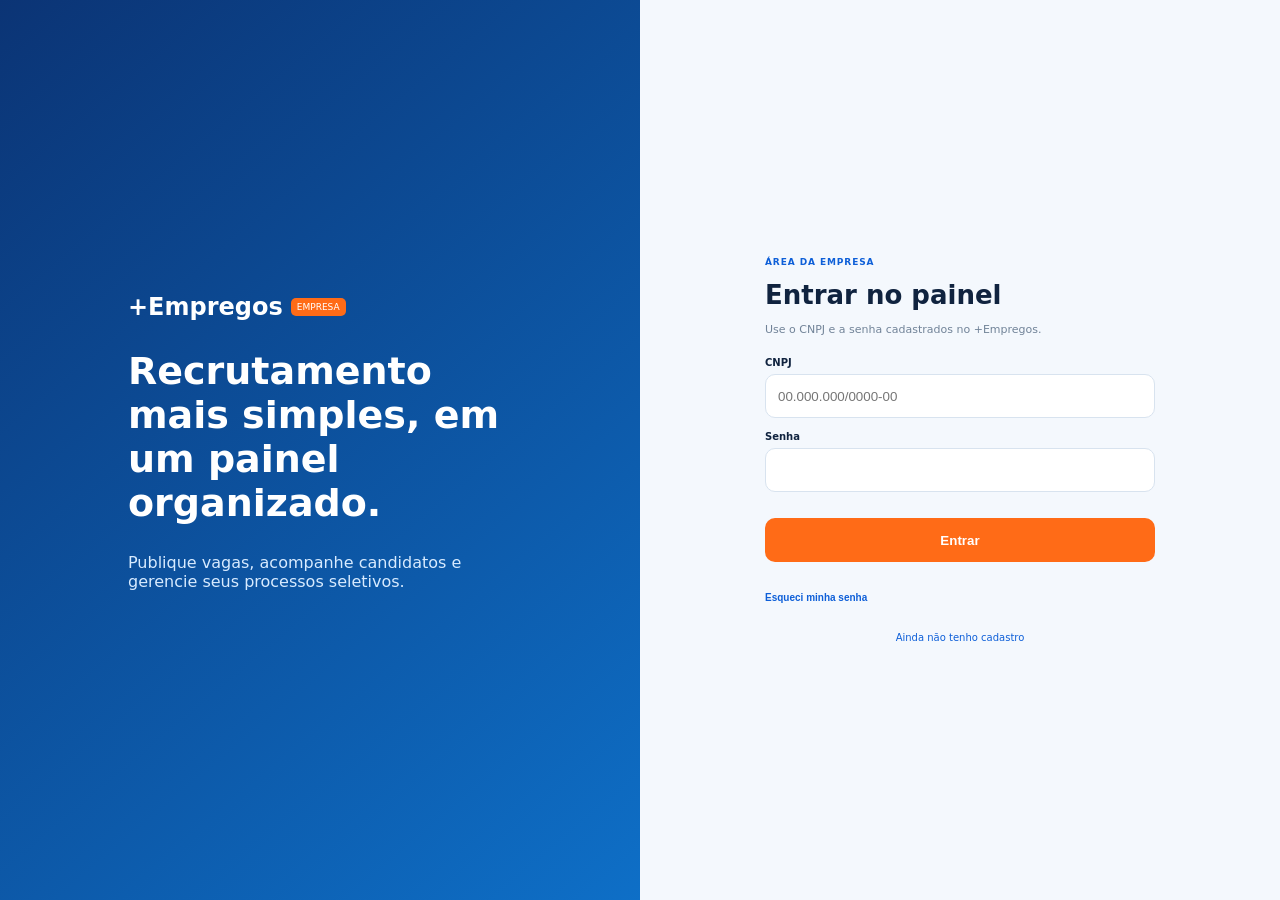
<file: v2/index.html>
<!doctype html>
<html lang="pt-BR">
<head>
<meta charset="UTF-8"><meta name="viewport" content="width=device-width,initial-scale=1">
<title>Empregai V2</title>
<link rel="stylesheet" href="./src/styles.css">
</head>
<body>
<div id="app"></div>
<script type="module" src="./src/app.js"></script>
</body></html>
</file>
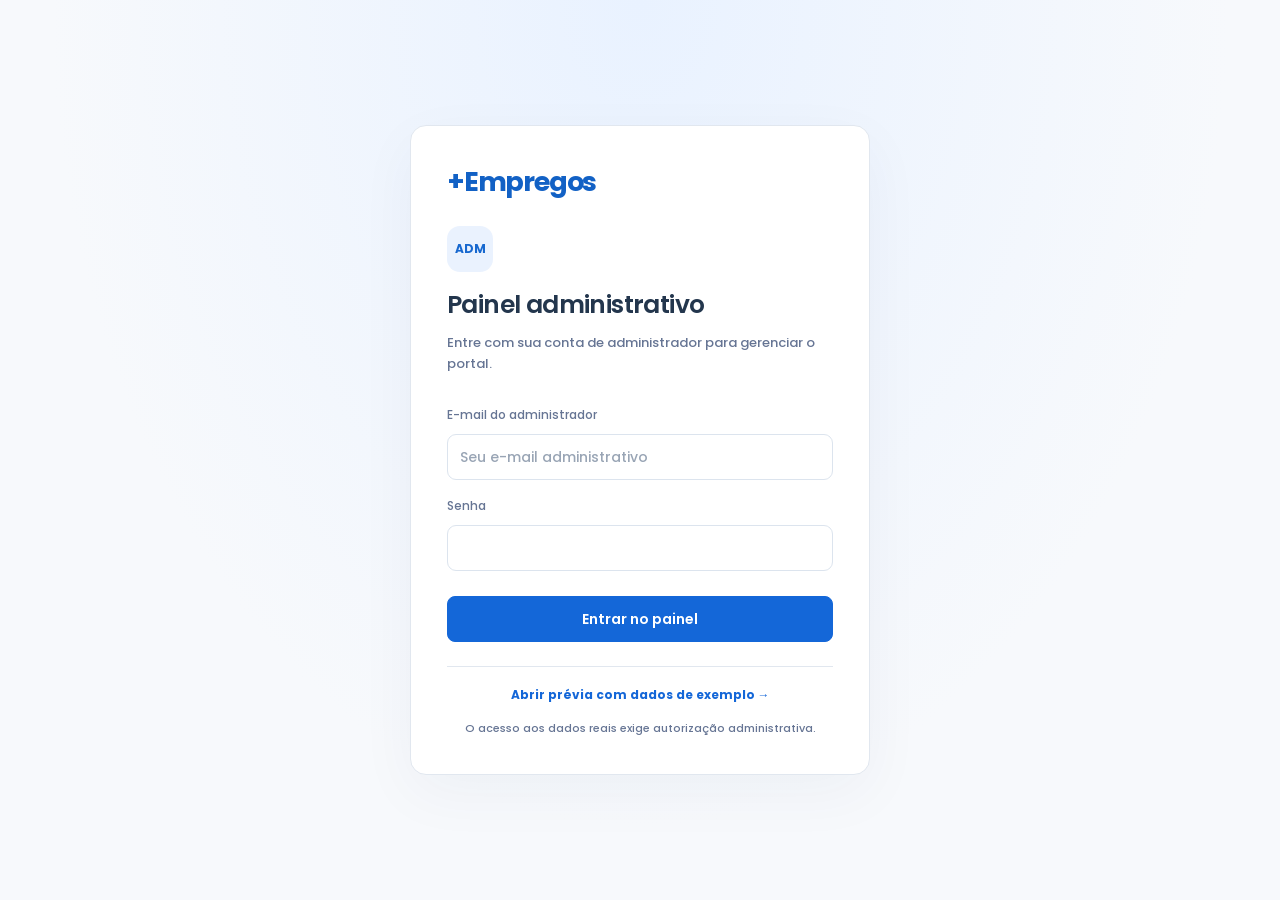
<file: admin.html>
<!doctype html>
<html lang="pt-BR">
<head><link rel="preload" href="assets/fonts/poppins-500.woff2" as="font" type="font/woff2" crossorigin><link id="site-typography" rel="stylesheet" href="site-fonts.css?v=20261020-poppins-global">
  <meta charset="utf-8">
  <meta name="viewport" content="width=device-width, initial-scale=1">
  <meta name="robots" content="noindex,nofollow">
  <meta name="description" content="Área administrativa do +Empregos.">
  <title>Painel administrativo | +Empregos</title>
  <link rel="stylesheet" href="admin.css?v=20261022-admin-workspace">
  <script defer src="admin-catalog.js?v=1"></script>
  <script defer src="admin-core.js?v=1"></script>
  <script defer src="admin.js?v=20261022-admin-workspace"></script>
</head>
<body>
  <section id="loginPanel" class="login-panel" aria-labelledby="loginTitle">
    <div class="login-card">
      <a class="brand" href="./">+Empregos</a>
      <div class="login-symbol" aria-hidden="true">ADM</div>
      <h1 id="loginTitle">Painel administrativo</h1>
      <p>Entre com sua conta de administrador para gerenciar o portal.</p>
      <form id="loginForm">
        <label for="loginEmail">E-mail do administrador</label>
        <input id="loginEmail" type="email" autocomplete="username" placeholder="Seu e-mail administrativo" required>
        <label for="loginPassword">Senha</label>
        <input id="loginPassword" type="password" autocomplete="current-password" required>
        <p id="loginError" class="form-error" role="alert"></p>
        <button id="loginSubmit" class="button primary" type="submit">Entrar no painel</button>
      </form>
      <a class="preview-link" href="admin.html?modo=previa">Abrir prévia com dados de exemplo →</a>
      <small>O acesso aos dados reais exige autorização administrativa.</small>
    </div>
  </section>
  <div id="dashboard" class="layout" hidden>
    <aside class="sidebar">
      <a class="brand" href="./">+Empregos</a>
      <div class="sidebar-caption">CENTRAL DE GESTÃO</div>
      <nav id="navigation" aria-label="Menu administrativo"></nav>
      <div class="sidebar-footer"><span id="sessionLabel"></span><button id="signOut" class="button quiet" type="button">Sair</button></div>
    </aside>
    <main id="main" tabindex="-1">
      <div class="workspace-topbar"><span>ADMINISTRAÇÃO <span class="topbar-divider">/</span> +EMPREGOS</span><a href="./" class="portal-link">Voltar ao portal <span aria-hidden="true">↗</span></a></div>
      <header class="page-heading">
        <div><p class="eyebrow">CENTRAL ADMINISTRATIVA</p><h1 id="pageTitle">Visão geral</h1><p id="pageSubtitle">Acompanhe o portal e o que precisa da sua atenção.</p></div>
        <div class="heading-actions"><a class="button" href="./" target="_blank" rel="noopener">Abrir portal ↗</a><button id="refresh" class="button" type="button">Atualizar</button></div>
      </header>
      <div id="previewNotice" class="preview-notice" hidden><div><strong>Prévia do painel ADM</strong><span>Dados de exemplo. As alterações ficam somente neste navegador.</span></div><a href="admin.html">Entrar com dados reais →</a></div>
      <div id="connectionNotice" class="connection-notice" role="alert" hidden></div>
      <div id="content" aria-live="polite"></div>
      <footer class="main-footer"><span>+Empregos · Administração</span><span id="updatedAt"></span></footer>
    </main>
  </div>
  <dialog id="recordDialog" aria-labelledby="dialogTitle"><div class="dialog-heading"><h2 id="dialogTitle"></h2><button id="closeDialog" class="button icon-button" type="button" aria-label="Fechar detalhes">×</button></div><div id="dialogContent"></div><div id="dialogActions" class="dialog-actions"></div></dialog>
  <div id="toast" class="toast" role="status" hidden></div>
  <noscript>Ative o JavaScript para acessar o painel administrativo.</noscript>
</body>
</html>
</file>
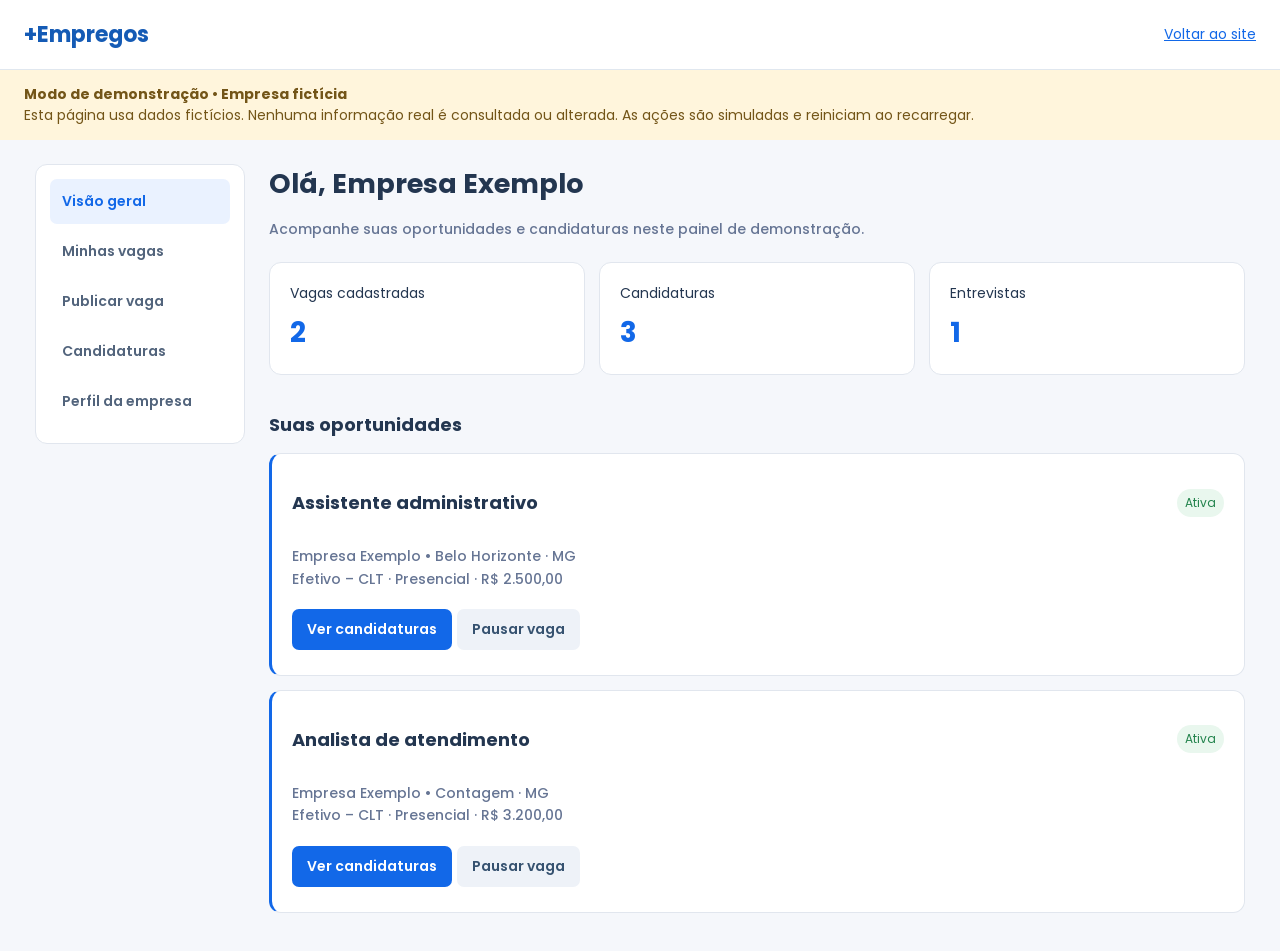
<file: painel-demo.html>
<!doctype html><html lang="pt-BR"><head><link rel="preload" href="assets/fonts/poppins-500.woff2" as="font" type="font/woff2" crossorigin><link id="site-typography" rel="stylesheet" href="site-fonts.css?v=20261020-poppins-global"><meta charset="utf-8"><meta name="viewport" content="width=device-width,initial-scale=1"><title>Demonstração do painel | +Empregos</title><style>*{box-sizing:border-box}body{margin:0;background:#f5f7fb;color:#233650;font:14px Poppins,sans-serif}header{background:white;padding:18px 24px;border-bottom:1px solid #e0e7ef;display:flex;justify-content:space-between;gap:12px;align-items:center}header strong{font-size:22px;color:#155bb5}a{color:#1268e8}.notice{background:#fff5dc;color:#735518;padding:14px 24px;line-height:1.5}.layout{max-width:1250px;margin:24px auto;display:grid;grid-template-columns:210px minmax(0,1fr);gap:24px;padding:0 20px}aside{background:#fff;border:1px solid #e1e6ee;border-radius:12px;padding:14px;height:max-content}button,input,select,textarea{font:inherit}aside button{display:block;width:100%;padding:12px;border:0;background:white;color:#52647c;text-align:left;border-radius:7px;cursor:pointer;margin-bottom:5px}aside button.on{background:#eaf2ff;color:#1268e8;font-weight:bold}h1{font-size:27px;margin:0 0 8px}h2{font-size:18px}.muted{color:#708197;line-height:1.6}.stats{display:grid;grid-template-columns:repeat(3,1fr);gap:14px;margin:22px 0}.card,.panel{background:white;border:1px solid #e1e6ee;border-radius:12px;padding:20px;margin-bottom:14px}.stats b{display:block;font-size:28px;color:#1268e8;margin-top:8px}.job{border-left:3px solid #1268e8}.badge{padding:5px 8px;border-radius:20px;background:#e9f7ee;color:#22834c;font-size:12px}.btn{border:0;border-radius:7px;background:#1268e8;color:white;padding:10px 15px;cursor:pointer;margin:5px 5px 5px 0}.secondary{background:#eef2f8;color:#365270}.row{display:flex;justify-content:space-between;align-items:center;gap:12px;flex-wrap:wrap}.field{display:block;margin:16px 0}.field input,.field textarea,.field select{display:block;margin-top:7px;width:100%;padding:11px;border:1px solid #d6dfe9;border-radius:7px;background:white}.table{overflow:auto}table{width:100%;border-collapse:collapse;min-width:500px}td,th{text-align:left;padding:13px 8px;border-bottom:1px solid #e8edf3}th{color:#708197;font-size:12px}dialog{border:1px solid #dde5ef;border-radius:14px;max-width:480px;width:90%;padding:24px}dialog::backdrop{background:#172c4f66}#toast{position:fixed;bottom:20px;left:50%;transform:translateX(-50%);background:#20354d;color:white;padding:13px 20px;border-radius:10px;max-width:90%;z-index:10}#toast[hidden]{display:none}@media(max-width:700px){header{padding:15px;font-size:12px}.notice{padding:12px 15px}.layout{grid-template-columns:minmax(0,1fr);margin-top:15px;padding:0 14px;gap:14px}aside{display:flex;overflow:auto;gap:6px}aside button{width:auto;white-space:nowrap;margin:0}.stats{gap:8px}.stats .card{padding:13px;font-size:12px}.stats b{font-size:23px}h1{font-size:24px}}</style></head><body><header><strong>+Empregos</strong><a href="./index.html">Voltar ao site</a></header><div class="notice"><strong>Modo de demonstração • Empresa fictícia</strong><br>Esta página usa dados fictícios. Nenhuma informação real é consultada ou alterada. As ações são simuladas e reiniciam ao recarregar.</div><div class="layout"><aside aria-label="Navegação do painel"><button data-page="home" class="on">Visão geral</button><button data-page="jobs">Minhas vagas</button><button data-page="new">Publicar vaga</button><button data-page="people">Candidaturas</button><button data-page="profile">Perfil da empresa</button></aside><main id="main"></main></div><dialog id="detail"><h2>Detalhes da candidatura fictícia</h2><p><strong>Ana Exemplo</strong> • Assistente administrativo</p><p class="muted">Experiência: 3 anos em atendimento e rotinas administrativas.<br>Escolaridade: superior em andamento.<br>Localização: Belo Horizonte · MG.</p><label class="field">Etapa<select id="stage"><option>Em avaliação</option><option>Entrevista</option><option>Contratado</option></select></label><button class="btn" id="saveStage">Salvar simulação</button><button class="btn secondary" id="closeDialog">Fechar</button></dialog><div id="toast" role="status" hidden></div><script>
(function(){'use strict';var main=document.getElementById('main'),page='home',stage='Em avaliação';var jobs=[{name:'Assistente administrativo',city:'Belo Horizonte · MG',pay:'R$ 2.500,00',status:'Ativa'},{name:'Analista de atendimento',city:'Contagem · MG',pay:'R$ 3.200,00',status:'Ativa'}];function esc(s){return String(s).replace(/[&<>"']/g,function(c){return {'&':'&amp;','<':'&lt;','>':'&gt;','"':'&quot;',"'":'&#39;'}[c]})}function toast(t){var e=document.getElementById('toast');e.textContent=t;e.hidden=false;setTimeout(function(){e.hidden=true},3500)}function cards(){return jobs.map(function(j,i){return '<article class="card job"><div class="row"><h2>'+esc(j.name)+'</h2><span class="badge">'+esc(j.status)+'</span></div><p class="muted">Empresa Exemplo • '+esc(j.city)+'<br>Efetivo – CLT · Presencial · '+esc(j.pay)+'</p><button class="btn" data-action="people">Ver candidaturas</button><button class="btn secondary" data-pause="'+i+'">'+(j.status==='Ativa'?'Pausar':'Reativar')+' vaga</button></article>'}).join('')}function render(){document.querySelectorAll('[data-page]').forEach(function(b){b.classList.toggle('on',b.dataset.page===page)});var title={home:'Olá, Empresa Exemplo',jobs:'Minhas vagas',new:'Publicar vaga',people:'Candidaturas',profile:'Perfil da empresa'}[page];var content='';if(page==='home')content='<p class="muted">Acompanhe suas oportunidades e candidaturas neste painel de demonstração.</p><div class="stats"><div class="card">Vagas cadastradas<b>'+jobs.length+'</b></div><div class="card">Candidaturas<b>3</b></div><div class="card">Entrevistas<b>1</b></div></div><h2>Suas oportunidades</h2>'+cards();if(page==='jobs')content='<p class="muted">Teste a pausa e a reativação de vagas fictícias.</p>'+cards();if(page==='people')content='<div class="panel"><div class="table"><table><thead><tr><th>Candidato fictício</th><th>Vaga</th><th>Etapa</th><th>Ação</th></tr></thead><tbody><tr><td>Ana Exemplo</td><td>Assistente administrativo</td><td>'+esc(stage)+'</td><td><button class="btn" data-action="detail">Ver perfil</button></td></tr><tr><td>Bruno Exemplo</td><td>Analista de atendimento</td><td>Em avaliação</td><td><button class="btn secondary" data-action="simulate">Ver perfil</button></td></tr><tr><td>Carla Exemplo</td><td>Assistente administrativo</td><td>Entrevista</td><td><button class="btn secondary" data-action="simulate">Ver perfil</button></td></tr></tbody></table></div></div>';if(page==='new')content='<form id="jobForm" class="panel"><label class="field">Cargo<input name="cargo" required maxlength="100" placeholder="Ex.: Auxiliar administrativo"></label><label class="field">Cidade<input name="cidade" required maxlength="100"></label><label class="field">Salário<input name="salario" required maxlength="40" placeholder="Ex.: R$ 2.500,00"></label><label class="field">Descrição<textarea rows="4" name="descricao"></textarea></label><button class="btn">Publicar na demonstração</button><p class="muted">A vaga será exibida apenas nesta demonstração, até recarregar a página.</p></form>';if(page==='profile')content='<form id="profileForm" class="panel"><label class="field">Nome da empresa<input value="Empresa Exemplo"></label><label class="field">E-mail fictício<input type="email" value="empresa@example.com"></label><label class="field">Sobre a empresa<textarea rows="4">Empresa fictícia para visualizar o painel do +Empregos.</textarea></label><button class="btn">Simular salvamento</button></form>';main.innerHTML='<h1>'+title+'</h1>'+content;var f=document.getElementById('jobForm');if(f)f.onsubmit=function(e){e.preventDefault();var d=new FormData(f);jobs.push({name:d.get('cargo'),city:d.get('cidade'),pay:d.get('salario'),status:'Ativa'});page='jobs';render();toast('Vaga fictícia adicionada à demonstração.')};var p=document.getElementById('profileForm');if(p)p.onsubmit=function(e){e.preventDefault();toast('Salvamento simulado. Nenhum dado real foi alterado.')};}document.querySelector('aside').onclick=function(e){var b=e.target.closest('[data-page]');if(b){page=b.dataset.page;render()}};main.onclick=function(e){var b=e.target.closest('button');if(!b)return;if(b.dataset.pause!==undefined){var j=jobs[Number(b.dataset.pause)];j.status=j.status==='Ativa'?'Pausada':'Ativa';render();toast('Status atualizado apenas na demonstração.')}if(b.dataset.action==='people'){page='people';render()}if(b.dataset.action==='detail'){document.getElementById('stage').value=stage;document.getElementById('detail').showModal()}if(b.dataset.action==='simulate')toast('Perfil fictício de demonstração.')};document.getElementById('closeDialog').onclick=function(){document.getElementById('detail').close()};document.getElementById('saveStage').onclick=function(){stage=document.getElementById('stage').value;document.getElementById('detail').close();render();toast('Etapa atualizada na demonstração.')};render();})();
</script></body></html>
</file>
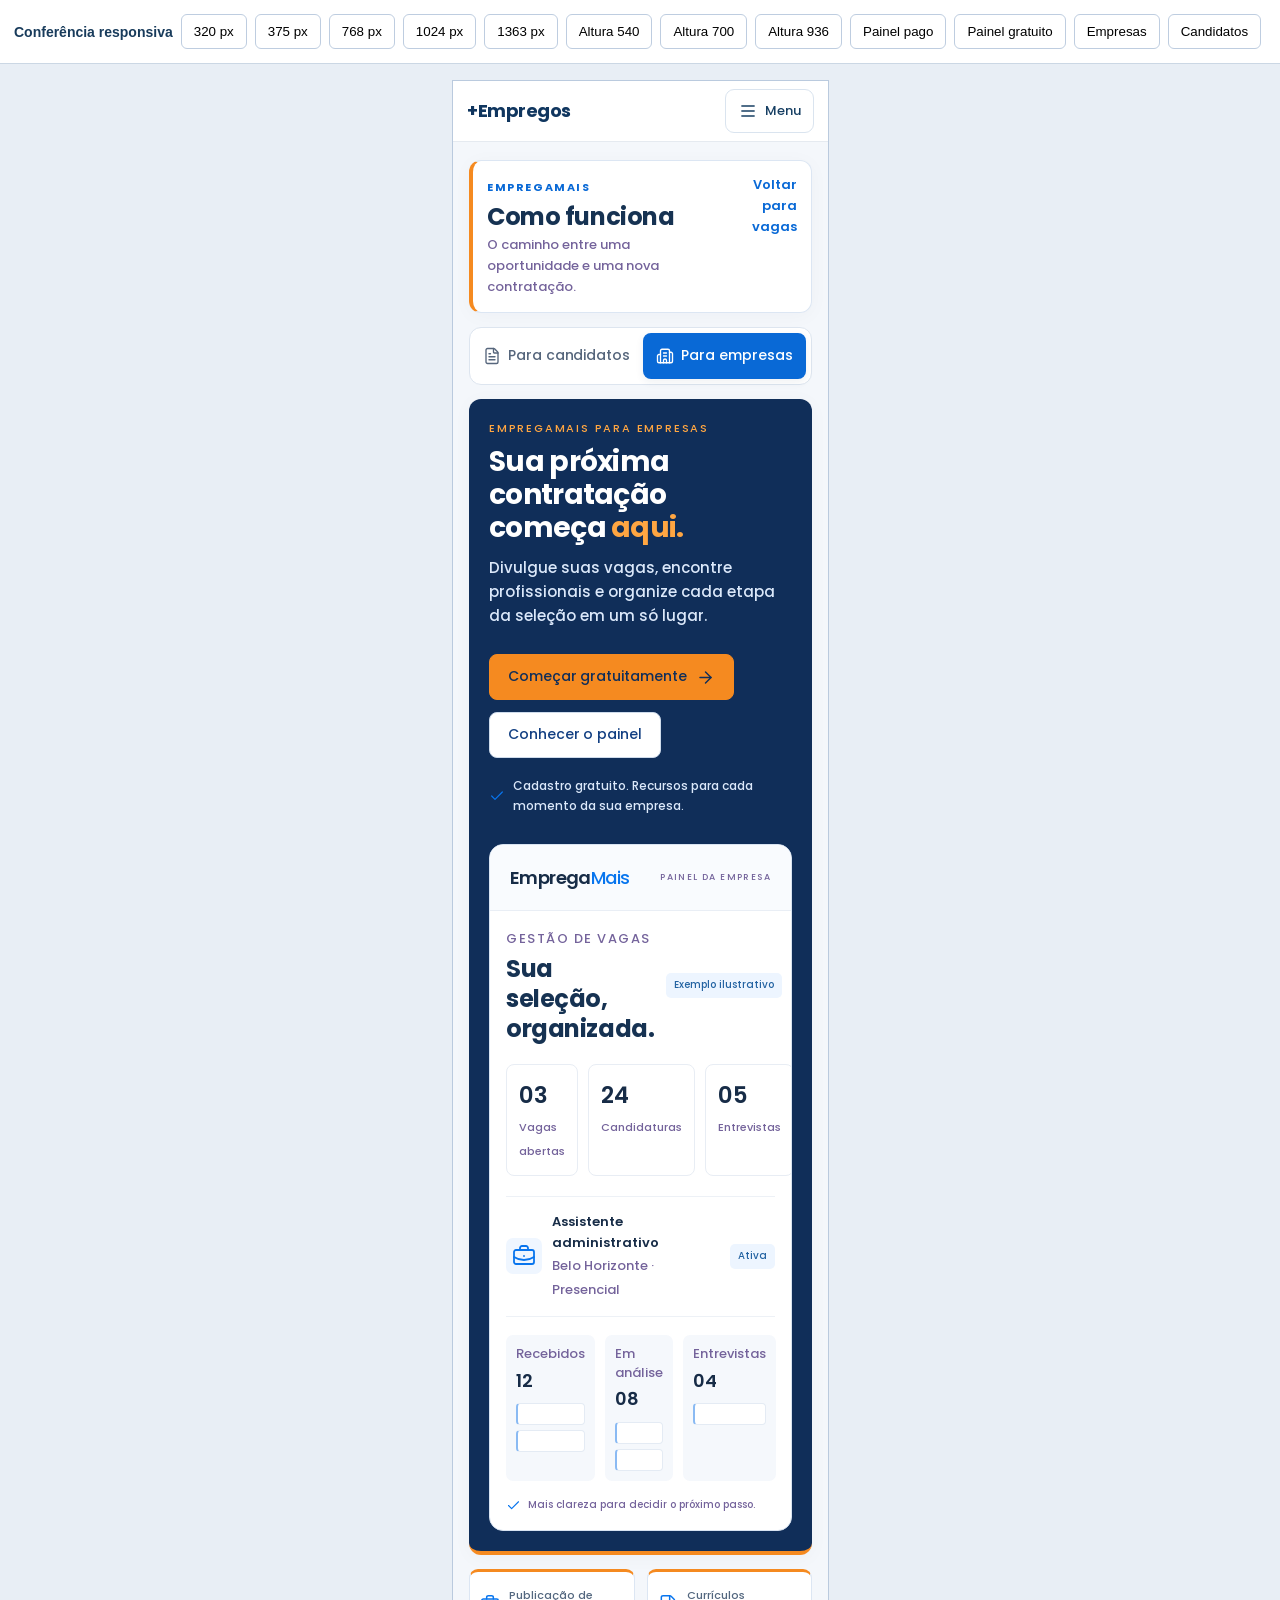
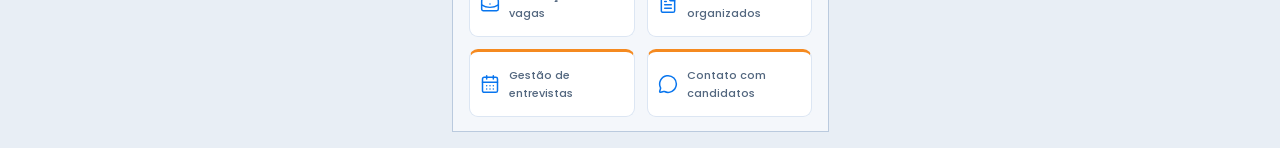
<file: tests/approved-company-responsive.html>
<!doctype html>
<html lang="pt-BR">
<head><meta charset="utf-8"><meta name="viewport" content="width=device-width,initial-scale=1"><title>Conferência responsiva dos slides</title>
<style>body{margin:0;background:#e8eef5;color:#183b5b;font:14px Poppins,sans-serif}.toolbar{display:flex;flex-wrap:wrap;gap:8px;align-items:center;padding:14px;background:#fff;border-bottom:1px solid #cbd7e4}button{border:1px solid #becde0;border-radius:6px;background:#fff;padding:9px 12px;cursor:pointer}.frame-wrap{padding:16px;overflow:auto}iframe{display:block;box-sizing:content-box;width:375px;height:1650px;border:1px solid #bacade;background:#fff;margin:0 auto}</style></head>
<body><div class="toolbar"><strong>Conferência responsiva</strong><button type="button" data-width="320">320 px</button><button type="button" data-width="375">375 px</button><button type="button" data-width="768">768 px</button><button type="button" data-width="1024">1024 px</button><button type="button" data-width="1363">1363 px</button><button type="button" data-height="540">Altura 540</button><button type="button" data-height="700">Altura 700</button><button type="button" data-height="936">Altura 936</button><button type="button" data-audience="paid-demo">Painel pago</button><button type="button" data-audience="free-demo">Painel gratuito</button><button type="button" data-audience="empresa">Empresas</button><button type="button" data-audience="candidato">Candidatos</button></div><div class="frame-wrap"><iframe id="guideFrame" title="Página Como funciona" src="../?pagina=como-funciona&amp;publico=empresa"></iframe></div><script>const frame=document.getElementById('guideFrame');document.addEventListener('click',function(event){const button=event.target.closest('button');if(!button)return;if(button.dataset.width)frame.style.width=button.dataset.width+'px';if(button.dataset.height)frame.style.height=button.dataset.height+'px';if(button.dataset.audience==='paid-demo'){frame.src='../?pagina=demo-recrutador&plano=trimestral';return;}if(button.dataset.audience==='free-demo'){frame.src='../?pagina=demo-recrutador';return;}if(button.dataset.audience)frame.src='../?pagina=como-funciona'+(button.dataset.audience==='empresa'?'&publico=empresa':'');});</script></body></html>
</file>
<file: v2/src/styles.css>
:root{font-family:Inter,system-ui,-apple-system,BlinkMacSystemFont,"Segoe UI",sans-serif;color:#10233f;background:#f4f8fd}*{box-sizing:border-box}body{margin:0}.page{width:min(1280px,calc(100% - 40px));margin:28px auto}.empresa-hero{min-height:132px;border-radius:24px;padding:24px 28px;background:linear-gradient(120deg,#0757a7,#1689df);color:#fff;display:flex;align-items:center;justify-content:space-between;gap:24px;box-shadow:0 12px 30px rgba(10,74,145,.12)}.back{color:#fff;text-decoration:none;font-weight:650;font-size:13px}.eyebrow{display:block;margin-top:12px;font-size:11px;font-weight:800;letter-spacing:.12em}.empresa-hero h1{font-size:32px;line-height:1;margin:6px 0}.empresa-hero p{margin:0;color:#e7f3ff}.publish{border:0;border-radius:12px;background:#ff6b17;color:#fff;font-weight:800;padding:15px 22px;cursor:pointer;box-shadow:0 8px 18px rgba(163,65,8,.2)}.kpis{display:grid;grid-template-columns:repeat(6,minmax(0,1fr));gap:10px;margin:14px 0}.kpi{min-height:88px;background:#fff;border:1px solid #dce7f3;border-radius:14px;padding:12px;text-align:center;display:flex;flex-direction:column;justify-content:center}.kpi span{font-size:10px;text-transform:uppercase;font-weight:800;color:#52677f}.kpi strong{font-size:21px;color:#0b5eb6;margin:3px 0}.kpi small{font-size:10px;color:#6d7f91}.panel{background:#fff;border:1px solid #dce7f3;border-radius:18px;padding:24px}.panel h2{margin-top:0}@media(max-width:1000px){.kpis{grid-template-columns:repeat(3,1fr)}}@media(max-width:650px){.page{width:min(100% - 24px,1280px);margin:14px auto}.empresa-hero{align-items:flex-start;flex-direction:column}.empresa-hero h1{font-size:27px}.publish{width:100%}.kpis{grid-template-columns:repeat(2,1fr)}}
/* Jobs management */
.panel-title h2{margin-bottom:4px}.panel-title p{margin:0 0 18px;color:#6d7f91}
.toolbar{display:grid;grid-template-columns:minmax(280px,1fr) 190px 160px;gap:10px;margin-bottom:14px}.toolbar input,.toolbar select{width:100%;height:42px;border:1px solid #d8e3ef;border-radius:11px;background:#fff;padding:0 12px;font:inherit;color:#24384f;outline:none}.toolbar input:focus,.toolbar select:focus{border-color:#4d94dc;box-shadow:0 0 0 3px rgba(14,95,216,.08)}.search{position:relative}.search span{position:absolute;left:13px;top:9px;font-size:20px;color:#6c8095}.search input{padding-left:39px}.table-head,.job-row{display:grid;grid-template-columns:minmax(260px,1.6fr) 120px 115px 115px 250px;align-items:center;gap:12px}.table-head{padding:0 15px 8px;font-size:9px;font-weight:850;letter-spacing:.08em;color:#7b8da0}.job-row{min-height:72px;padding:11px 15px;border:1px solid #e0e9f2;border-radius:12px;background:#fff}.job-main{display:flex;flex-direction:column;gap:5px;min-width:0}.job-main strong{font-size:13px;color:#15304e}.job-main small{font-size:10px;color:#718398;white-space:nowrap;overflow:hidden;text-overflow:ellipsis}.metric{text-align:center}.metric strong{display:block;font-size:15px;color:#173b62}.metric small{font-size:9px;color:#7b8da0}.actions{display:flex;justify-content:flex-end;gap:6px}.action{border:1px solid #d9e4ef;background:#fff;color:#31506f;text-decoration:none;border-radius:9px;padding:8px 10px;font-size:10px;font-weight:750;cursor:pointer}.action.primary{background:#0e5fd8;border-color:#0e5fd8;color:#fff}.action.more{min-width:35px}.status{justify-self:start}.status-encerrada{background:#f2f4f7;color:#667383}.status-em-análise{background:#fff6e9;color:#a35a00}@media(max-width:950px){.toolbar{grid-template-columns:1fr 1fr}.search{grid-column:1/-1}.table-head{display:none}.job-row{grid-template-columns:1fr auto}.job-row .metric{display:none}.actions{grid-column:1/-1;justify-content:flex-start}}@media(max-width:650px){.toolbar{grid-template-columns:1fr}.search{grid-column:auto}.job-row{grid-template-columns:1fr}.status{justify-self:start}.actions{flex-wrap:wrap}}

/* V2 company shell */
.company-app{min-height:100vh;display:grid;grid-template-columns:232px minmax(0,1fr);background:#f4f8fd}.company-main{min-width:0}.company-main>.page{width:min(1280px,calc(100% - 40px));margin:22px auto 40px}.company-sidebar{position:sticky;top:0;height:100vh;background:#0b3475;color:#fff;padding:24px 14px;display:flex;flex-direction:column;z-index:30}.brand{display:flex;align-items:center;gap:9px;padding:4px 10px 24px;color:#fff;text-decoration:none}.brand b{font-size:20px}.brand span{font-size:9px;font-weight:850;letter-spacing:.1em;background:#ff6b17;padding:4px 6px;border-radius:5px}.company-sidebar nav{display:grid;gap:5px}.company-sidebar nav a{display:flex;align-items:center;gap:11px;color:#cfe1f7;text-decoration:none;padding:11px 12px;border-radius:10px;font-size:12px;font-weight:700}.company-sidebar nav a i{width:22px;text-align:center;font-style:normal;font-size:16px}.company-sidebar nav a:hover,.company-sidebar nav a.active{background:#fff;color:#0b4d99}.company-sidebar nav a.active{box-shadow:0 5px 16px rgba(0,0,0,.12)}.sidebar-foot{margin-top:auto;border-top:1px solid rgba(255,255,255,.14);padding:16px 10px 0;display:grid;gap:8px}.sidebar-foot small{font-size:8px;letter-spacing:.1em;color:#91b7e2}.sidebar-foot a{color:#dbeaff;font-size:10px;text-decoration:none}.company-topbar{height:68px;background:#fff;border-bottom:1px solid #dfe8f2;padding:0 24px;display:flex;align-items:center;gap:12px}.company-topbar div{display:flex;flex-direction:column}.company-topbar strong{font-size:12px}.company-topbar small{font-size:9px;color:#718398}.top-publish{margin-left:auto;background:#ff6b17;color:#fff;text-decoration:none;font-size:11px;font-weight:800;padding:10px 14px;border-radius:9px}.menu-toggle{display:none;border:0;background:transparent;font-size:21px}.sidebar-overlay{display:none}
.dashboard-kpis{display:grid;grid-template-columns:repeat(5,1fr);gap:10px;margin:14px 0}.dashboard-kpis a{background:#fff;border:1px solid #dce7f3;border-radius:14px;padding:14px;text-decoration:none;color:inherit}.dashboard-kpis span,.dashboard-kpis small{display:block;font-size:9px;color:#6d7f91}.dashboard-kpis strong{display:block;font-size:24px;color:#0e5fd8;margin:5px 0}.dashboard-grid{display:grid;grid-template-columns:minmax(0,1fr) 280px;gap:14px}.panel-head{display:flex;justify-content:space-between;align-items:flex-start}.panel-head h2{margin-bottom:3px}.panel-head p{margin-top:0;color:#718398;font-size:11px}.panel-head a{font-size:10px;color:#0e5fd8;text-decoration:none;font-weight:800}.dash-job{display:grid;grid-template-columns:minmax(0,1fr) 120px 110px;gap:12px;align-items:center;padding:12px 0;border-top:1px solid #e5edf5}.dash-job div{display:flex;flex-direction:column;gap:4px}.dash-job small{color:#718398}.dash-job>span{font-size:10px;color:#5c7187}.dash-job>a{font-size:10px;font-weight:800;color:#0e5fd8;text-decoration:none}.quick-panel h2{margin-top:0}.quick-panel>a{display:flex;gap:10px;align-items:center;text-decoration:none;color:#193653;padding:12px 0;border-top:1px solid #e5edf5}.quick-panel>a b{width:34px;height:34px;border-radius:9px;background:#eef6ff;color:#0e5fd8;display:grid;place-items:center}.quick-panel>a span{font-size:11px;font-weight:800}.quick-panel>a small{display:block;color:#7b8da0;font-size:9px;margin-top:3px;font-weight:500}
@media(max-width:1050px){.dashboard-kpis{grid-template-columns:repeat(3,1fr)}.dashboard-grid{grid-template-columns:1fr}.company-app{grid-template-columns:1fr}.company-sidebar{position:fixed;left:-250px;width:232px;transition:left .2s}.menu-open .company-sidebar{left:0}.menu-toggle{display:block}.menu-open .sidebar-overlay{display:block;position:fixed;inset:0;background:rgba(7,27,51,.4);z-index:20}}@media(max-width:650px){.company-main>.page{width:calc(100% - 24px);margin:14px auto}.company-topbar{padding:0 12px}.company-topbar div small{display:none}.top-publish{padding:9px 10px}.dashboard-kpis{grid-template-columns:repeat(2,1fr)}.dash-job{grid-template-columns:1fr}.dash-job>a{justify-self:start}}

/* Forms, login, candidates, profile and plans */
.form-hero,.dashboard-hero{border-radius:20px;padding:24px 28px;background:linear-gradient(120deg,#0757a7,#1689df);color:#fff;margin-bottom:14px}.form-hero>span,.dashboard-hero>div>span{font-size:9px;font-weight:850;letter-spacing:.12em}.form-hero h1,.dashboard-hero h1{margin:6px 0;font-size:28px}.form-hero p,.dashboard-hero p{margin:0;color:#e7f3ff;font-size:12px}.dashboard-hero{display:flex;align-items:center;justify-content:space-between}.dashboard-hero .publish{text-decoration:none}.page-back{display:inline-block;margin-bottom:10px;color:#31506f;text-decoration:none;font-size:11px;font-weight:750}.job-form,.company-profile-form{display:grid;gap:14px}.form-card{background:#fff;border:1px solid #dce7f3;border-radius:16px;padding:20px}.section-title{display:flex;gap:11px;align-items:flex-start;margin-bottom:18px}.section-title>b{width:28px;height:28px;border-radius:8px;background:#eaf4ff;color:#0e5fd8;display:grid;place-items:center}.section-title h2{margin:0;font-size:15px}.section-title p{margin:4px 0 0;color:#718398;font-size:10px}.form-grid{display:grid;grid-template-columns:repeat(2,minmax(0,1fr));gap:14px}.form-grid .wide{grid-column:1/-1}.form-grid label,.form-stack label{display:grid;gap:6px;font-size:10px;font-weight:800;color:#40566d}.form-grid input,.form-grid select,.form-grid textarea,.form-stack input{width:100%;border:1px solid #d8e3ef;border-radius:10px;background:#fff;padding:11px;font:inherit;color:#1e3854;outline:none}.form-grid input,.form-grid select,.form-stack input{height:42px}.form-grid textarea{resize:vertical;line-height:1.5}.form-grid input:focus,.form-grid select:focus,.form-grid textarea:focus,.form-stack input:focus{border-color:#4d94dc;box-shadow:0 0 0 3px rgba(14,95,216,.08)}.check,.flags label{display:flex!important;align-items:center;gap:7px}.check input,.flags input{width:auto!important;height:auto!important}.flags{display:flex;gap:18px;padding:10px 0}.form-actions{display:flex;justify-content:flex-end;gap:10px;align-items:center}.form-actions button{border:0;border-radius:10px;background:#ff6b17;color:#fff;padding:12px 18px;font-weight:800;cursor:pointer}.form-actions .cancel{color:#52677f;text-decoration:none;font-size:11px;font-weight:750}.form-msg{padding:0;font-size:11px}.form-msg.success,.form-msg.error{padding:11px 13px;border-radius:10px}.form-msg.success{background:#ecfbf2;color:#187543}.form-msg.error{background:#fff0f0;color:#a53232}
.candidate-grid{display:grid;grid-template-columns:repeat(2,minmax(0,1fr));gap:12px}.candidate-card{border:1px solid #dfe8f2;border-radius:14px;padding:15px}.candidate-top{display:flex;align-items:center;gap:10px}.avatar{width:38px;height:38px;border-radius:50%;background:#eaf4ff;color:#0e5fd8;display:grid;place-items:center;font-weight:850}.candidate-top h3{margin:0;font-size:13px}.candidate-top p{margin:3px 0 0;font-size:9px;color:#718398}.candidate-status{margin-left:auto;font-size:9px;background:#fff6e9;color:#985500;padding:5px 7px;border-radius:20px}.candidate-data{display:grid;grid-template-columns:repeat(3,1fr);gap:8px;margin:14px 0}.candidate-data div{background:#f7faff;border-radius:9px;padding:9px}.candidate-data span,.candidate-data strong{display:block}.candidate-data span{font-size:8px;color:#7b8da0}.candidate-data strong{font-size:11px;margin-top:3px}.candidate-contact,.candidate-actions{display:flex;gap:6px;flex-wrap:wrap}.candidate-contact a,.candidate-contact button,.candidate-actions button{border:1px solid #d9e4ef;background:#fff;color:#31506f;text-decoration:none;border-radius:8px;padding:7px 9px;font-size:9px;font-weight:750}.candidate-actions{margin-top:8px}.candidate-actions .approve{background:#eaf9ef;color:#187543}.candidate-actions .reject{background:#fff0f0;color:#a53232}.cv-modal{position:fixed;inset:0;z-index:100;display:grid;place-items:center}.cv-back{position:absolute;inset:0;background:rgba(8,25,46,.55)}.cv-modal section{position:relative;width:min(700px,calc(100% - 30px));max-height:85vh;overflow:auto;background:#fff;border-radius:16px;padding:24px}.cv-close{position:absolute;right:15px;top:12px;border:0;background:none;font-size:25px}.cv-body pre{white-space:pre-wrap;background:#f6f9fc;padding:14px;border-radius:10px;font:11px/1.5 monospace}
.profile-summary{display:flex;gap:14px;align-items:center;background:#fff;border:1px solid #dce7f3;border-radius:16px;padding:18px;margin-bottom:14px}.company-logo{width:62px;height:62px;border-radius:14px;background:#eaf4ff;color:#0e5fd8;display:grid;place-items:center;font-size:25px;font-weight:850;overflow:hidden}.company-logo img{width:100%;height:100%;object-fit:cover}.profile-summary h2{margin:0}.profile-summary p{margin:4px 0;color:#718398;font-size:10px}.profile-summary span{font-size:9px}.profile-summary .verified{color:#187543}.profile-layout{display:grid;grid-template-columns:minmax(0,1fr) 300px;gap:14px}.form-stack{display:grid;gap:12px}.account-box{margin-top:18px;background:#f7faff;border-radius:10px;padding:12px}.account-box span,.account-box small{display:block;font-size:9px;color:#718398}.account-box strong{display:block;margin:5px 0;font-size:13px}
.current-plan{display:flex;justify-content:space-between;align-items:center;background:#fff;border:1px solid #dce7f3;border-radius:14px;padding:15px 18px;margin-bottom:14px}.current-plan div{display:grid;gap:3px}.current-plan span{font-size:8px;color:#718398}.current-plan strong{font-size:16px;color:#0e5fd8}.current-plan small{font-size:9px;color:#718398}.current-plan a{font-size:10px;font-weight:800;color:#0e5fd8;text-decoration:none}.plans-grid{display:grid;grid-template-columns:repeat(4,1fr);gap:12px}.plan-card{position:relative;background:#fff;border:1px solid #dce7f3;border-radius:16px;padding:18px;display:flex;flex-direction:column}.plan-card.current{border:2px solid #0e5fd8}.plan-tag{font-size:8px;font-weight:850;color:#0e5fd8}.plan-card h2{margin:7px 0}.plan-price{font-size:22px;font-weight:850}.plan-card>p{font-size:9px;color:#718398}.plan-jobs{font-size:11px;color:#0e5fd8}.plan-card ul{padding:0;list-style:none;display:grid;gap:7px;font-size:9px;line-height:1.35}.plan-extras{display:grid;gap:4px;padding:9px;background:#fff8f1;border-radius:8px;margin-top:auto}.plan-card button{margin-top:12px;border:0;border-radius:9px;padding:10px;background:#0e5fd8;color:#fff;font-weight:800}.plan-card button:disabled{background:#e8edf3;color:#748396}.plans-note{margin-top:14px;background:#fff;border:1px solid #dce7f3;border-radius:14px;padding:18px}.plans-note h2{font-size:14px;margin:0 0 5px}.plans-note p{font-size:10px;color:#718398;margin:0}
.login-page{min-height:100vh;display:grid;grid-template-columns:1fr 1fr}.login-brand{background:linear-gradient(140deg,#0b3475,#0e6fc7);color:#fff;padding:10vw;display:flex;flex-direction:column;justify-content:center}.login-brand>div{display:flex;gap:8px;align-items:center}.login-brand>div b{font-size:24px}.login-brand>div span{font-size:9px;background:#ff6b17;padding:4px 6px;border-radius:5px}.login-brand h1{font-size:38px;max-width:560px;margin:28px 0 12px}.login-brand p{color:#d8ebff;max-width:500px}.login-area{display:grid;place-items:center;padding:30px}.login-card{width:min(390px,100%);display:grid;gap:13px}.login-kicker{font-size:9px;color:#0e5fd8;font-weight:850;letter-spacing:.1em}.login-card h2{font-size:26px;margin:0}.login-card>p{font-size:11px;color:#718398;margin:0 0 8px}.login-card label{display:grid;gap:6px;font-size:10px;font-weight:800}.login-card input{height:44px;border:1px solid #d8e3ef;border-radius:10px;padding:0 12px}.login-card>button{height:44px;border:0;border-radius:10px;background:#ff6b17;color:#fff;font-weight:850}.login-card>a{text-align:center;font-size:10px;color:#0e5fd8;text-decoration:none}.sidebar-logout{border:1px solid rgba(255,255,255,.2);background:transparent;color:#fff;border-radius:8px;padding:8px;text-align:left;font-size:10px;cursor:pointer}
@media(max-width:950px){.plans-grid{grid-template-columns:repeat(2,1fr)}.profile-layout{grid-template-columns:1fr}.candidate-grid{grid-template-columns:1fr}}@media(max-width:650px){.form-grid{grid-template-columns:1fr}.form-grid .wide{grid-column:auto}.flags{flex-direction:column}.dashboard-hero{align-items:flex-start;flex-direction:column;gap:18px}.candidate-data{grid-template-columns:1fr}.plans-grid{grid-template-columns:1fr}.current-plan{align-items:flex-start;flex-direction:column;gap:10px}.login-page{grid-template-columns:1fr}.login-brand{padding:38px 24px}.login-brand h1{font-size:28px}.login-area{padding:32px 20px}}

.actions{position:relative}.job-menu{display:none;position:absolute;right:0;top:39px;z-index:12;width:165px;background:#fff;border:1px solid #dce7f3;border-radius:10px;padding:6px;box-shadow:0 12px 30px rgba(19,50,82,.16)}.job-menu.open{display:grid}.job-menu button{border:0;background:transparent;text-align:left;padding:9px;border-radius:7px;font-size:10px;color:#31506f;cursor:pointer}.job-menu button:hover{background:#f2f7fc}.job-menu button.danger{color:#b23434}.job-menu button.danger:hover{background:#fff0f0}

.candidate-actions .hire{background:#eef6ff;color:#0e5fd8}.cv-section{border-top:1px solid #e5edf5;padding:14px 0}.cv-section>span{font-size:9px;font-weight:850;letter-spacing:.06em;color:#0e5fd8}.cv-section p{font-size:11px;line-height:1.65;color:#40566d}.timeline{display:grid;gap:8px;margin-top:10px}.timeline>div{border-left:2px solid #dce9f7;padding:3px 0 3px 10px;display:flex;justify-content:space-between;gap:12px}.timeline b{font-size:10px}.timeline small{font-size:9px;color:#718398}.interview-form{display:grid;grid-template-columns:1fr 1fr;gap:12px;margin-top:18px}.interview-form label{display:grid;gap:6px;font-size:10px;font-weight:800;color:#40566d}.interview-form .wide{grid-column:1/-1}.interview-form input,.interview-form select,.interview-form textarea{width:100%;border:1px solid #d8e3ef;border-radius:9px;padding:10px;font:inherit}.interview-form button{grid-column:1/-1;border:0;border-radius:9px;background:#0e5fd8;color:#fff;padding:11px;font-weight:800}@media(max-width:650px){.interview-form{grid-template-columns:1fr}.interview-form .wide,.interview-form button{grid-column:auto}.timeline>div{flex-direction:column;gap:3px}}

.performance-panel{margin-top:14px}.performance-grid{display:grid;grid-template-columns:repeat(4,1fr);gap:10px}.performance-grid article{border:1px solid #e0e9f2;border-radius:12px;padding:14px;background:#fbfdff}.performance-grid span,.performance-grid small{display:block;font-size:9px;color:#718398}.performance-grid strong{display:block;font-size:22px;color:#0e5fd8;margin:5px 0}.process-row>span b{color:#0e5fd8}@media(max-width:850px){.performance-grid{grid-template-columns:repeat(2,1fr)}}@media(max-width:500px){.performance-grid{grid-template-columns:1fr}}

.profile-summary{position:relative;min-height:190px;padding:0;overflow:hidden;align-items:flex-end}.company-cover{position:absolute;inset:0 0 auto;height:105px;background:linear-gradient(120deg,#0b3475,#1689df);background-size:cover;background-position:center}.profile-identity{position:relative;z-index:1;display:flex;align-items:center;gap:14px;padding:82px 18px 18px}.profile-identity .company-logo{border:4px solid #fff;background:#eaf4ff}.profile-media-actions{position:relative;z-index:2;margin-left:auto;padding:0 18px 18px;display:flex;gap:7px}.profile-media-actions label{background:#fff;border:1px solid #d8e3ef;border-radius:8px;padding:8px 10px;font-size:9px;font-weight:800;color:#31506f;cursor:pointer;box-shadow:0 4px 12px rgba(16,48,80,.08)}@media(max-width:650px){.profile-summary{display:block}.profile-identity{padding-top:78px}.profile-media-actions{padding-top:0;justify-content:flex-start}}

.plan-balance{display:grid;gap:3px;margin-left:auto;margin-right:18px}.plan-balance b{font-size:12px;color:#0e5fd8}.plan-balance span{font-size:9px;color:#718398}.checkout-box>p{font-size:11px;color:#718398;line-height:1.5}.checkout-price{display:flex;justify-content:space-between;align-items:center;background:#f6f9fc;border-radius:10px;padding:13px;margin:16px 0}.checkout-price span{font-size:10px;color:#718398}.checkout-price strong{font-size:20px;color:#0e5fd8}.checkout-pay{display:flex;gap:10px;align-items:center;border:1px solid #dce7f3;border-radius:10px;padding:12px;margin:8px 0}.checkout-pay div{display:grid;gap:3px}.checkout-pay b{font-size:11px}.checkout-pay small{font-size:9px;color:#718398}.checkout-warning{background:#fff7e9;color:#8a570c;border-radius:9px;padding:11px;font-size:10px;line-height:1.5;margin-top:13px}.checkout-continue{width:100%;margin-top:12px;border:0;border-radius:9px;padding:11px;background:#dfe6ee;color:#718398;font-weight:800}@media(max-width:650px){.plan-balance{margin:0}.current-plan{gap:10px}}

.register-card{max-width:650px}.register-grid{display:grid;grid-template-columns:1fr 1fr;gap:11px;margin-top:16px}.register-grid label{display:grid;gap:6px;font-size:10px;font-weight:800;color:#40566d}.register-grid .wide{grid-column:1/-1}.register-grid input:not([type="checkbox"]){width:100%;border:1px solid #d8e3ef;border-radius:9px;padding:11px;font:inherit}.register-grid>button{border:0;border-radius:9px;background:#0e5fd8;color:#fff;padding:12px;font-weight:850;cursor:pointer}.register-terms{display:flex!important;grid-template-columns:auto 1fr;align-items:flex-start;gap:8px!important;font-weight:600!important;line-height:1.45}.register-terms input{margin-top:2px}@media(max-width:650px){.register-grid{grid-template-columns:1fr}.register-grid .wide{grid-column:auto}}

.login-link{border:0!important;background:transparent!important;color:#0e5fd8!important;padding:3px 0!important;font-size:10px!important;font-weight:750!important;box-shadow:none!important;cursor:pointer;text-align:left}.login-link:hover{text-decoration:underline}.login-link:disabled{opacity:.55}

.candidates-tools{grid-template-columns:minmax(220px,1fr) repeat(3,minmax(140px,auto))}.candidate-grid{display:grid!important;grid-template-columns:repeat(2,minmax(0,1fr));gap:14px}.candidate-card{min-width:0}.candidate-status{border-radius:999px;padding:5px 9px;background:#eef4fb;color:#40566d;font-size:9px;font-weight:850;white-space:nowrap}.candidate-status.status-entrevista{background:#fff3e8;color:#a84d09}.candidate-status.status-aprovado{background:#eaf8ef;color:#18743a}.candidate-status.status-reprovado{background:#fff0f0;color:#b42318}.candidate-status.status-contratado{background:#e8f2ff;color:#0b5cc4}.candidate-data>div{min-width:0}.fit-bar{display:block;height:4px;background:#e8eef5;border-radius:99px;overflow:hidden;margin-top:5px}.fit-bar>i{display:block;height:100%;background:currentColor;border-radius:99px}.candidate-actions{display:flex;flex-wrap:wrap;gap:6px}.candidate-actions button{flex:1 1 auto}.candidate-contact{display:flex;flex-wrap:wrap;gap:7px}@media(max-width:900px){.candidates-tools{grid-template-columns:1fr 1fr}.candidate-grid{grid-template-columns:1fr}}@media(max-width:600px){.candidates-tools{grid-template-columns:1fr}.candidate-top{align-items:flex-start}.candidate-status{margin-left:auto}.candidate-actions button{flex-basis:calc(50% - 6px)}}

.dashboard-kpis{grid-template-columns:repeat(5,minmax(0,1fr))}.dashboard-kpis>a{position:relative;overflow:hidden;transition:transform .18s ease,border-color .18s ease,box-shadow .18s ease}.dashboard-kpis>a:hover{transform:translateY(-2px);border-color:#bfd4ec;box-shadow:0 8px 22px rgba(26,72,120,.08)}.dashboard-kpis>a:before{content:"";position:absolute;left:0;top:0;bottom:0;width:3px;background:#0e5fd8}.dashboard-kpis>a:nth-child(3):before,.dashboard-kpis>a:nth-child(4):before{background:#ff6b17}.dashboard-kpis>a:nth-child(5):before{background:#179b5b}.dashboard-plan{display:grid;grid-template-columns:minmax(220px,1fr) auto auto;gap:24px;align-items:center;margin-top:16px}.dashboard-plan>div:first-child{display:grid;gap:3px}.dashboard-plan>div:first-child>span{font-size:9px;font-weight:850;color:#718398;letter-spacing:.08em}.dashboard-plan>div:first-child>strong{font-size:17px;color:#0b3475}.dashboard-plan>div:first-child>small{font-size:10px;color:#718398}.plan-mini{display:flex;gap:8px}.plan-mini span{display:grid;min-width:78px;padding:9px 11px;background:#f5f8fc;border-radius:9px;font-size:9px;color:#718398}.plan-mini b{font-size:15px;color:#0e5fd8}.dashboard-plan>a{background:#edf5ff;color:#0e5fd8;text-decoration:none;font-size:10px;font-weight:850;padding:9px 12px;border-radius:8px}.process-row{transition:background .15s ease}.process-row:hover{background:#f8fbff}@media(max-width:1100px){.dashboard-kpis{grid-template-columns:repeat(3,1fr)}.dashboard-plan{grid-template-columns:1fr}.plan-mini{flex-wrap:wrap}}@media(max-width:650px){.dashboard-kpis{grid-template-columns:1fr 1fr}.dashboard-plan{gap:14px}.plan-mini span{flex:1}.dashboard-kpis>a:last-child{grid-column:1/-1}}

.profile-summary{position:relative;overflow:hidden}.company-cover{min-height:150px;background-size:cover;background-position:center;background-color:#eaf2fb;background-image:linear-gradient(135deg,#eaf2fb,#f8fbff)}.profile-identity{position:relative}.company-logo{box-shadow:0 5px 18px rgba(11,52,117,.12)}#verificationBadge.verified{background:#e8f7ee;color:#18743a;border-color:#bfe6ce}.profile-media-actions label{cursor:pointer;transition:.15s ease}.profile-media-actions label:hover{border-color:#0e5fd8;color:#0e5fd8}.profile-completeness{display:grid!important;grid-template-columns:1fr auto;gap:6px!important;align-items:center;padding:10px 12px;background:#f6f9fd;border-radius:9px}.profile-completeness span{font-size:9px;font-weight:800;color:#718398}.profile-completeness strong{font-size:11px;color:#0b3475}.profile-completeness>i{grid-column:1/-1;display:block;height:5px;background:#e1eaf4;border-radius:99px;overflow:hidden}.profile-completeness>i>i{display:block;height:100%;width:0;background:#0e5fd8;border-radius:99px;transition:width .25s ease}.account-box{border-left:3px solid #0e5fd8}@media(max-width:650px){.company-cover{min-height:105px}.profile-media-actions{display:flex;gap:7px;flex-wrap:wrap}.profile-media-actions label{flex:1;text-align:center}}
</file>
<file: site-fonts.css>
@layer portal-typography;
@import url("mobile-public.css?v=20261018-mobile-cards-2") (max-width: 767px);
@layer candidate-palette, field-feedback, site-typography;
/* Keep the active-job badge green across legacy text-color rules. */
@layer candidate-palette {
  html body #pagina-candidatos-empresa .em-jh-card.em-app-card .em-jh-status.published {
    color: #16803d !important;
    -webkit-text-fill-color: #16803d !important;
  }
}
/* One local Poppins source per weight. */



















/* Poppins is shared by every portal page and served from the project. */


/* Compact application cards with actions above the complete journey. */
@layer field-feedback {
  #pagina-candidaturas #listaCandidaturas.cp-applications-list-view {
    display: grid !important;
    grid-template-columns: minmax(0, 1fr) !important;
    gap: 12px !important;
    align-items: stretch !important;
  }
  #listaCandidaturas.cp-applications-list-view .cp-application-list-row,
  #listaCandidaturas.cp-applications-list-view .cp-application-list-row * {
    box-sizing: border-box !important;
    
  }
  #listaCandidaturas.cp-applications-list-view .cp-application-list-row {
    display: grid !important;
    grid-template-columns: minmax(0, 1fr) minmax(390px, 1.1fr) !important;
    align-items: stretch !important;
    gap: 0 !important;
    padding: 14px !important;
    min-width: 0 !important;
    min-height: 0 !important;
    margin: 0 !important;
    border: 1px solid #bfc5cd !important;
    border-radius: 12px !important;
    background: #fff !important;
    color: #173550 !important;
    box-shadow: 0 2px 6px #17355003 !important;
    overflow: visible !important;
  }
  #listaCandidaturas.cp-applications-list-view .cp-application-list-row:hover {
    border-color: #aeb5bf !important;
    box-shadow: 0 3px 10px #17355006 !important;
    transform: none !important;
  }
  #listaCandidaturas.cp-applications-list-view .candidatura-top {
    display: flex !important;
    align-items: center !important;
    flex-wrap: nowrap !important;
    gap: 0 !important;
    min-height: 0 !important;
    min-width: 0 !important;
    margin: 0 !important;
    padding: 0 14px 0 0 !important;
    border: 0 !important;
    background: transparent !important;
  }
  #listaCandidaturas.cp-applications-list-view .candidatura-top > div {
    position: relative !important;
    width: 100% !important;
    min-width: 0 !important;
    padding-left: 44px !important;
  }
  #listaCandidaturas.cp-applications-list-view .candidatura-top h3 {
    display: block !important;
    margin: 0 !important;
    padding: 0 !important;
    color: #173550 !important;
    font-size: 16px !important;
    font-weight: 700 !important;
    line-height: 1.3 !important;
    letter-spacing: normal !important;
    text-transform: uppercase !important;
    overflow-wrap: anywhere !important;
  }
  #listaCandidaturas.cp-applications-list-view .cp-application-emblem {
    position: absolute !important;
    left: 0 !important;
    top: 2px !important;
    display: grid !important;
    place-items: center !important;
    width: 34px !important;
    height: 36px !important;
    border: 1px solid #f5e4d8 !important;
    border-radius: 8px !important;
    background: #fff7f0 !important;
    color: #ce5a19 !important;
  }
  #listaCandidaturas.cp-applications-list-view .cp-application-emblem svg {
    width: 21px !important;
    height: 21px !important;
    color: inherit !important;
  }
  #listaCandidaturas.cp-applications-list-view .candidatura-top p {
    margin: 3px 0 0 !important;
    color: #334155 !important;
    font-size: 13px !important;
    font-weight: 500 !important;
    line-height: 1.5 !important;
    overflow-wrap: anywhere !important;
  }
  #listaCandidaturas.cp-applications-list-view :is(.cp-application-date, .cp-application-viewed) {
    display: flex !important;
    align-items: center !important;
    gap: 8px !important;
    padding: 0 !important;
    border: 0 !important;
    border-radius: 0 !important;
    background: transparent !important;
    color: #334155 !important;
    font-size: 12px !important;
    font-weight: 500 !important;
    line-height: 1.5 !important;
  }
  #listaCandidaturas.cp-applications-list-view .cp-application-date { margin: 6px 0 0 !important; }
  #listaCandidaturas.cp-applications-list-view .cp-application-viewed {
    width: fit-content !important;
    max-width: 100% !important;
    min-height: 28px !important;
    margin: 6px 0 0 !important;
    padding: 5px 8px !important;
    gap: 7px !important;
    border: 1px solid #d9f1df !important;
    border-radius: 7px !important;
    background: #eaf9ed !important;
    color: #166534 !important;
    font-weight: 700 !important;
  }
  #listaCandidaturas.cp-applications-list-view .cp-application-viewed > div {
    display: flex !important;
    flex-direction: row !important;
    align-items: center !important;
    flex-wrap: wrap !important;
    gap: 2px 7px !important;
    min-width: 0 !important;
    padding-left: 0 !important;
    border-left: 0 !important;
  }
  #listaCandidaturas.cp-applications-list-view .cp-application-viewed strong {
    color: #166534 !important;
    font-size: 11px !important;
    font-weight: 800 !important;
    line-height: 1.4 !important;
  }
  #listaCandidaturas.cp-applications-list-view .cp-application-viewed small {
    color: inherit !important;
    font-size: 11px !important;
    font-weight: 600 !important;
    line-height: inherit !important;
  }
  #listaCandidaturas.cp-applications-list-view :is(.cp-application-date, .cp-application-viewed) svg {
    width: 18px !important;
    height: 18px !important;
    flex: 0 0 18px !important;
    color: #6a7d91 !important;
  }
  #listaCandidaturas.cp-applications-list-view .cp-application-date svg { color: #bb662c !important; }
  #listaCandidaturas.cp-applications-list-view .cp-application-viewed svg { color: #15803d !important; width: 16px !important; height: 16px !important; flex-basis: 16px !important; }
  #listaCandidaturas.cp-applications-list-view .cp-journey-footer {
    grid-column: 1 / -1 !important;
    min-width: 0 !important;
    margin-top: 10px !important;
    padding-top: 0 !important;
    border-top: 0 !important;
  }
  #listaCandidaturas.cp-applications-list-view .cp-card-journey {
    display: grid !important;
    grid-template-columns: repeat(6, minmax(0, 1fr)) !important;
    align-items: start !important;
    min-width: 0 !important;
    margin: 0 !important;
    padding: 0 !important;
    border: 0 !important;
    list-style: none !important;
    gap: 0 !important;
  }
  #listaCandidaturas.cp-applications-list-view .cp-card-journey li {
    position: relative !important;
    display: flex !important;
    min-width: 0 !important;
    padding: 0 !important;
    margin: 0 !important;
    list-style: none !important;
    z-index: 0 !important;
  }
  #listaCandidaturas.cp-applications-list-view .cp-card-journey li:is(:hover, :focus-within, .is-pinned) { z-index: 30 !important; }
  #listaCandidaturas.cp-applications-list-view .cp-journey-step {
    display: flex !important;
    flex-direction: column !important;
    align-items: center !important;
    justify-content: flex-start !important;
    gap: 4px !important;
    width: 100% !important;
    min-width: 0 !important;
    min-height: 50px !important;
    padding: 2px !important;
    margin: 0 !important;
    border: 1px solid transparent !important;
    border-radius: 9px !important;
    background: transparent !important;
    color: #334155 !important;
    font-size: 12px !important;
    font-weight: 500 !important;
    line-height: 1.4 !important;
    text-align: center !important;
    box-shadow: none !important;
    opacity: 1 !important;
    cursor: pointer !important;
    transform: none !important;
  }
  #listaCandidaturas.cp-applications-list-view .cp-journey-step:hover { background: #f7faff !important; border-color: #dbe7f8 !important; }
  #listaCandidaturas.cp-applications-list-view .cp-journey-step-label { color: #334155 !important; font-size: 12px !important; line-height: 1.4 !important; }
  #listaCandidaturas.cp-applications-list-view .cp-journey-step-state { color: #526174 !important; font-size: 10px !important; line-height: 1.4 !important; }
  #listaCandidaturas.cp-applications-list-view .cp-card-journey .cp-journey-step-state { display: none !important; }
  #listaCandidaturas.cp-applications-list-view .cp-card-journey li:not(:last-child)::after {
    content: "" !important;
    position: absolute !important;
    top: 15px !important;
    left: 50% !important;
    width: 100% !important;
    height: 1px !important;
    background: #d5dce4 !important;
    z-index: -1 !important;
  }
  #listaCandidaturas.cp-applications-list-view .cp-card-journey li.is-linked::after { background: #d45c13 !important; }
  #listaCandidaturas.cp-applications-list-view .cp-card-journey i {
    display: grid !important;
    place-items: center !important;
    width: 24px !important;
    height: 24px !important;
    padding: 0 !important;
    border: 1px solid #cfd6df !important;
    border-radius: 50% !important;
    background: #fff !important;
    color: #475569 !important;
    font-size: 12px !important;
    font-style: normal !important;
    font-weight: 500 !important;
  }
  #listaCandidaturas.cp-applications-list-view .cp-card-journey .is-done i {
    border-color: #d45c13 !important;
    background: #d45c13 !important;
    color: #fff !important;
    font-size: 14px !important;
  }
  #listaCandidaturas.cp-applications-list-view .cp-card-journey .is-current i {
    border: 2px solid #d45c13 !important;
    background: #fff !important;
    color: #c6530e !important;
    font-weight: 700 !important;
  }
  #listaCandidaturas.cp-applications-list-view .cp-card-journey .is-current .cp-journey-step-label {
    color: #173550 !important;
    font-weight: 700 !important;
  }
  #listaCandidaturas.cp-applications-list-view .cp-journey-explanation {
    display: none !important;
    position: absolute !important;
    top: 100% !important;
    left: 50% !important;
    z-index: 40 !important;
    width: min(320px, calc(100vw - 64px)) !important;
    margin: 0 !important;
    padding: 12px 14px !important;
    border: 1px solid #dbe5f1 !important;
    border-left: 3px solid #d45c13 !important;
    border-radius: 9px !important;
    background: #f8faff !important;
    color: #334155 !important;
    font-size: 12px !important;
    font-weight: 400 !important;
    line-height: 1.6 !important;
    text-align: left !important;
    white-space: normal !important;
    box-shadow: 0 8px 24px #17355024 !important;
    transform: translateX(-50%) !important;
  }
  #listaCandidaturas.cp-applications-list-view .cp-card-journey li:first-child > .cp-journey-explanation { left: 0 !important; transform: none !important; }
  #listaCandidaturas.cp-applications-list-view .cp-card-journey li:last-child > .cp-journey-explanation { left: auto !important; right: 0 !important; transform: none !important; }
  #listaCandidaturas.cp-applications-list-view .cp-journey-footer:not(.is-dismissed) li.is-pinned > .cp-journey-explanation,
  #listaCandidaturas.cp-applications-list-view .cp-journey-footer:not(.is-dismissed):not(.has-pinned):not(:hover) .cp-journey-step:focus-visible + .cp-journey-explanation {
    display: block !important;
  }
  @media (any-hover: hover) {
    #listaCandidaturas.cp-applications-list-view .cp-journey-footer:not(.is-dismissed):not(.has-pinned) li:hover > .cp-journey-explanation { display: block !important; }
  }
  #listaCandidaturas.cp-applications-list-view .cp-journey-explanation-heading { display: flex !important; align-items: center !important; flex-wrap: wrap !important; gap: 6px 12px !important; }
  #listaCandidaturas.cp-applications-list-view .cp-journey-explanation-heading strong { color: #173550 !important; font-size: 13px !important; font-weight: 700 !important; }
  #listaCandidaturas.cp-applications-list-view .cp-journey-explanation-heading span { color: #99410a !important; font-size: 11px !important; font-weight: 600 !important; }
  #listaCandidaturas.cp-applications-list-view .cp-journey-explanation p { margin: 6px 0 0 !important; color: #334155 !important; font-size: 12px !important; line-height: 1.6 !important; }
  #listaCandidaturas.cp-applications-list-view .cp-journey-explanation small { display: block !important; margin-top: 5px !important; color: #475569 !important; font-size: 11px !important; }
  #listaCandidaturas.cp-applications-list-view .cp-process-details {
    display: grid !important;
    grid-template-columns: minmax(0, 1fr) auto !important;
    align-items: center !important;
    align-content: center !important;
    gap: 6px 8px !important;
    min-width: 0 !important;
    margin: 0 !important;
    padding: 0 0 0 16px !important;
    border: 0 !important;
    border-left: 1px solid #e6e9ed !important;
    background: transparent !important;
  }
  #listaCandidaturas.cp-applications-list-view .status-processo {
    display: inline-flex !important;
    justify-self: start !important;
    align-self: center !important;
    max-width: 100% !important;
    padding: 5px 8px !important;
    border: 1px solid #f5d7c3 !important;
    border-radius: 999px !important;
    background: #fff5ed !important;
    color: #99410a !important;
    font-size: 11px !important;
    font-weight: 600 !important;
    line-height: 1.4 !important;
    text-align: left !important;
    white-space: normal !important;
  }
  #listaCandidaturas.cp-applications-list-view .cp-cancel-trigger {
    display: inline-flex !important;
    align-items: center !important;
    justify-content: center !important;
    gap: 5px !important;
    align-self: center !important;
    justify-self: end !important;
    flex: none !important;
    width: auto !important;
    min-height: 32px !important;
    margin: 0 !important;
    padding: 5px 8px !important;
    border: 1px solid #2563eb !important;
    border-radius: 9px !important;
    background: #fff !important;
    color: #1d4ed8 !important;
    font-size: 11px !important;
    font-weight: 700 !important;
    line-height: 1.4 !important;
    box-shadow: none !important;
    cursor: pointer !important;
    transition: background .15s ease, border-color .15s ease !important;
  }
  #listaCandidaturas.cp-applications-list-view .cp-cancel-trigger svg { width: 16px !important; height: 16px !important; flex: 0 0 16px !important; color: inherit !important; }
  #listaCandidaturas.cp-applications-list-view .cp-cancel-trigger:hover {
    color: #1d4ed8 !important;
    background: #eff6ff !important;
    border-color: #1d4ed8 !important;
    text-decoration: none !important;
  }
  #listaCandidaturas.cp-applications-list-view .cp-application-premium {
    grid-column: 1 / -1 !important;
    min-width: 0 !important;
  }
  #listaCandidaturas.cp-applications-list-view .cp-premium-options {
    display: grid !important;
    grid-template-columns: 136px repeat(2, minmax(0, 1fr)) !important;
    gap: 8px !important;
  }
  #listaCandidaturas.cp-applications-list-view .cp-premium-option {
    display: grid !important;
    grid-template-columns: minmax(0, 1fr) auto !important;
    align-items: center !important;
    align-content: center !important;
    gap: 4px 6px !important;
    width: 100% !important;
    min-width: 0 !important;
    min-height: 56px !important;
    margin: 0 !important;
    padding: 7px 9px !important;
    border: 1px solid #d5e4ff !important;
    border-radius: 8px !important;
    background: #f5f9ff !important;
    color: #24364d !important;
    font-size: 11px !important;
    font-weight: 500 !important;
    line-height: 1.4 !important;
    text-align: left !important;
    cursor: pointer !important;
    box-shadow: none !important;
    transition: background .15s ease, border-color .15s ease !important;
  }
  #listaCandidaturas.cp-applications-list-view .cp-option-label { color: #334155 !important; font-size: 11px !important; font-weight: 500 !important; }
  #listaCandidaturas.cp-applications-list-view .cp-option-metric { color: #142d65 !important; font-size: 18px !important; font-weight: 800 !important; line-height: 1.2 !important; }
  #listaCandidaturas.cp-applications-list-view .cp-option-metric.is-unavailable { grid-column: 1 / -1 !important; font-size: 11px !important; line-height: 1.4 !important; font-weight: 600 !important; }
  #listaCandidaturas.cp-applications-list-view .cp-option-cta {
    display: flex !important;
    align-items: center !important;
    justify-content: space-between !important;
    grid-column: 1 / -1 !important;
    width: 100% !important;
    margin-top: 0 !important;
    gap: 5px !important;
    min-height: 18px !important;
    color: #1d4ed8 !important;
    font-size: 11px !important;
    font-weight: 700 !important;
    line-height: 1.4 !important;
  }
  #listaCandidaturas.cp-applications-list-view .cp-premium-option svg {
    width: 15px !important;
    height: 15px !important;
    color: inherit !important;
  }
  #listaCandidaturas.cp-applications-list-view .cp-premium-option:is(:hover, [aria-expanded=true]) {
    border-color: #8bb4f8 !important;
    background: #edf4ff !important;
  }
  #listaCandidaturas.cp-applications-list-view .cp-premium-option.is-informational { cursor: default !important; }
  #listaCandidaturas.cp-applications-list-view .cp-premium-option.is-informational:hover { border-color: #d5e4ff !important; background: #f5f9ff !important; }
  #listaCandidaturas.cp-applications-list-view .cp-premium-option.is-locked { display: flex !important; flex-direction: column !important; align-items: flex-start !important; gap: 2px !important; padding: 6px 8px !important; min-height: 64px !important; border-color: #c9e1f2 !important; background: #f0f8ff !important; }
  #listaCandidaturas.cp-applications-list-view .cp-option-lock {
    display: flex !important;
    align-items: center !important;
    gap: 4px !important;
    color: #215a80 !important;
    font-size: 12px !important;
    font-weight: 800 !important;
  }
  #listaCandidaturas.cp-applications-list-view .cp-option-lock svg { width: 16px !important; height: 16px !important; flex: 0 0 16px !important; }
  #listaCandidaturas.cp-applications-list-view .is-locked .cp-option-cta { min-height: 18px !important; padding: 0 !important; border: 0 !important; color: #215a80 !important; }
  #listaCandidaturas.cp-applications-list-view .cp-premium-option.is-locked:hover { background: #e3f2fc !important; border-color: #8fc8ed !important; }
  #listaCandidaturas.cp-applications-list-view .cp-application-open {
    display: flex !important;
    flex-direction: row !important;
    align-items: center !important;
    justify-content: center !important;
    gap: 6px !important;
    width: max-content !important;
    max-width: 100% !important;
    min-width: 0 !important;
    height: 36px !important;
    min-height: 36px !important;
    align-self: center !important;
    justify-self: start !important;
    margin: 0 !important;
    padding: 6px 10px !important;
    border: 1px solid #1d4ed8 !important;
    border-radius: 8px !important;
    background: #1d4ed8 !important;
    color: #fff !important;
    font-size: 11px !important;
    font-weight: 700 !important;
    line-height: 1.4 !important;
    text-align: center !important;
    white-space: nowrap !important;
    box-shadow: none !important;
    cursor: pointer !important;
    transition: background .15s ease !important;
  }
  #listaCandidaturas.cp-applications-list-view .cp-application-open span { color: inherit !important; font-size: inherit !important; white-space: nowrap !important; }
  #listaCandidaturas.cp-applications-list-view .cp-application-open svg { width: 16px !important; height: 16px !important; flex: 0 0 16px !important; color: inherit !important; }
  #listaCandidaturas.cp-applications-list-view .cp-application-open:hover { background: #1e40af !important; border-color: #1e40af !important; }
  #listaCandidaturas.cp-applications-list-view .cp-card-insight {
    grid-column: 1 / -1 !important;
    margin-top: 16px !important;
    padding: 16px 0 0 !important;
    border-top: 1px solid #e6e9ed !important;
    color: #334155 !important;
    font-size: 12px !important;
    line-height: 1.6 !important;
  }
  #listaCandidaturas.cp-applications-list-view .cp-card-insight[hidden] { display: none !important; }
  #listaCandidaturas.cp-applications-list-view .cp-card-insight h4 {
    display: flex !important;
    align-items: center !important;
    gap: 12px !important;
    margin: 0 0 7px !important;
    color: #173550 !important;
    font-size: 14px !important;
    font-weight: 700 !important;
  }
  #listaCandidaturas.cp-applications-list-view .cp-card-insight h4 strong { color: #1d4ed8 !important; }
  #listaCandidaturas.cp-applications-list-view .cp-card-insight p {
    margin: 6px 0 !important;
    color: #334155 !important;
    font-size: 12px !important;
    line-height: 1.6 !important;
  }
  #listaCandidaturas.cp-applications-list-view .cp-insight-criteria {
    display: grid !important;
    grid-template-columns: repeat(3, minmax(0, 1fr)) !important;
    gap: 9px !important;
    margin: 12px 0 0 !important;
    padding: 0 !important;
    list-style: none !important;
  }
  #listaCandidaturas.cp-applications-list-view .cp-insight-criteria li {
    display: flex !important;
    flex-direction: column !important;
    gap: 3px !important;
    padding: 10px !important;
    border: 1px solid #e6e9ed !important;
    border-radius: 7px !important;
    color: #334155 !important;
    font-size: 12px !important;
  }
  #listaCandidaturas.cp-applications-list-view .cp-insight-criteria strong { color: #173550 !important; }
  #listaCandidaturas.cp-applications-list-view .cp-insight-total strong { color: #173550 !important; font-size: 22px !important; }
  #listaCandidaturas.cp-applications-list-view [data-cp-insight-route] {
    display: inline-flex !important;
    align-items: center !important;
    gap: 6px !important;
    margin-top: 8px !important;
    padding: 8px 12px !important;
    border: 1px solid #d79b76 !important;
    border-radius: 7px !important;
    background: #fff8f2 !important;
    color: #99410a !important;
    font-size: 12px !important;
    font-weight: 600 !important;
    cursor: pointer !important;
  }
  #listaCandidaturas.cp-applications-list-view [data-cp-insight-route] svg { width: 16px !important; height: 16px !important; }
  #listaCandidaturas.cp-applications-list-view :is(.cp-cancel-trigger, .cp-application-open, .cp-premium-option, .cp-journey-step, [data-cp-insight-route]):focus-visible {
    outline: 2px solid #2563eb !important;
    outline-offset: 3px !important;
  }
  @media (max-width: 1100px) and (min-width: 801px) {
    #listaCandidaturas.cp-applications-list-view .cp-application-list-row { grid-template-columns: minmax(0, 1fr) 390px !important; }
    #listaCandidaturas.cp-applications-list-view .candidatura-top { grid-column: 1 !important; grid-row: 1 !important; }
    #listaCandidaturas.cp-applications-list-view .cp-process-details { grid-column: 2 !important; grid-row: 1 !important; }
  }
  @media (max-width: 800px) {
    #listaCandidaturas.cp-applications-list-view .cp-application-list-row { grid-template-columns: minmax(0, 1fr) !important; padding: 12px !important; min-height: 0 !important; }
    #listaCandidaturas.cp-applications-list-view .candidatura-top { padding: 0 !important; }
    #listaCandidaturas.cp-applications-list-view .candidatura-top > div { padding-left: 48px !important; }
    #listaCandidaturas.cp-applications-list-view .candidatura-top h3 { font-size: 14px !important; }
    #listaCandidaturas.cp-applications-list-view .candidatura-top p { font-size: 12px !important; }
    #listaCandidaturas.cp-applications-list-view .cp-application-emblem { width: 36px !important; height: 38px !important; }
    #listaCandidaturas.cp-applications-list-view .cp-card-journey { grid-template-columns: repeat(3, minmax(0, 1fr)) !important; gap: 8px 6px !important; }
    #listaCandidaturas.cp-applications-list-view .cp-card-journey li::after { display: none !important; }
    #listaCandidaturas.cp-applications-list-view .cp-card-journey li:nth-child(3n + 1) > .cp-journey-explanation { left: 0 !important; right: auto !important; transform: none !important; }
    #listaCandidaturas.cp-applications-list-view .cp-card-journey li:nth-child(3n) > .cp-journey-explanation { left: auto !important; right: 0 !important; transform: none !important; }
    #listaCandidaturas.cp-applications-list-view .cp-process-details { display: grid !important; border: 0 !important; border-top: 1px solid #edf0f3 !important; margin-top: 10px !important; padding: 10px 0 0 !important; gap: 6px !important; }
    #listaCandidaturas.cp-applications-list-view .cp-cancel-trigger { min-height: 40px !important; }
    #listaCandidaturas.cp-applications-list-view .cp-insight-criteria { grid-template-columns: minmax(0, 1fr) !important; }
  }
  @media (max-width: 480px) {
    #listaCandidaturas.cp-applications-list-view .cp-premium-options { grid-template-columns: repeat(2, minmax(0, 1fr)) !important; }
    #listaCandidaturas.cp-applications-list-view .cp-application-open { grid-column: 1 / -1 !important; flex-direction: row !important; min-height: 44px !important; }
  }
  @media (max-width: 400px) {
    #listaCandidaturas.cp-applications-list-view .cp-application-list-row { padding: 12px !important; }
    #listaCandidaturas.cp-applications-list-view .cp-premium-options { gap: 6px !important; }
    #listaCandidaturas.cp-applications-list-view .cp-premium-option { padding: 6px !important; }
    #listaCandidaturas.cp-applications-list-view :is(.cp-option-cta, .cp-option-label) { font-size: 11px !important; }
    #listaCandidaturas.cp-applications-list-view .cp-option-lock { font-size: 12px !important; gap: 4px !important; }
    #listaCandidaturas.cp-applications-list-view .cp-option-lock svg { width: 17px !important; height: 17px !important; flex-basis: 17px !important; }
    #listaCandidaturas.cp-applications-list-view .cp-application-open { font-size: 11px !important; padding: 8px 6px !important; }
    #listaCandidaturas.cp-applications-list-view .cp-card-journey { grid-template-columns: repeat(2, minmax(0, 1fr)) !important; }
    #listaCandidaturas.cp-applications-list-view .cp-card-journey li:nth-child(odd) > .cp-journey-explanation { left: 0 !important; right: auto !important; transform: none !important; }
    #listaCandidaturas.cp-applications-list-view .cp-card-journey li:nth-child(even) > .cp-journey-explanation { left: auto !important; right: 0 !important; transform: none !important; }
  }
}


/* The first important layer wins over legacy rules, including injected CSS. */
@layer site-typography {
  html,
  body,
  body *:not(:is(.fa, .fas, .far, .fal, .fab, .material-icons, .material-symbols-outlined, .bi)),
  input::placeholder,
  textarea::placeholder {
    
  }
}

/* Recruiter job titles match the portal's Poppins typography. */
@layer field-feedback {
  html body #pagina-candidatos-empresa .em-jh-card>h3,
  html body #pagina-candidatos-empresa .em-gc27-title {
    
    font-weight: 700 !important;
    text-transform: uppercase !important;
  }
}


@layer field-feedback {
  html body #pagina-candidatos-empresa .em-jh-card.em-app-card,
  html body #pagina-candidatos-empresa .em-jh-card.em-app-card * {
    box-sizing: border-box !important;
    
  }
  html body #pagina-candidatos-empresa .em-jh-card.em-app-card {
    grid-template-columns: 44px minmax(0,1fr) !important;
    grid-template-rows: auto auto auto minmax(80px,1fr) auto 44px !important;
    gap: 6px 12px !important;
    padding: 18px !important;
    background: #fff !important;
    color: #15364a !important;
    border: 1px solid #dce3eb !important;
    border-left: 4px solid #0065ed !important;
    border-radius: 11px !important;
    box-shadow: none !important;
  }
  html body #pagina-candidatos-empresa .em-jh-card.em-app-card:hover {
    background: #fff !important;
    border-color: #b8c8db !important;
    border-left-color: #0065ed !important;
    box-shadow: 0 3px 12px #15364a08 !important;
  }
  html body #pagina-candidatos-empresa .em-jh-card.em-app-card:has(.em-jh-status:is(.paused,.closed,.unavailable)),
  html body #pagina-candidatos-empresa .em-jh-card.em-app-card:has(.em-jh-status:is(.paused,.closed,.unavailable)):hover {
    border-left-color: #8394a8 !important;
  }
  html body #pagina-candidatos-empresa .em-jh-card.em-app-card>h3 {
    color: #15364a !important;
    font-size: 18px !important;
    font-weight: 700 !important;
    line-height: 1.45 !important;
  }
  html body #pagina-candidatos-empresa .em-jh-card.em-app-card .em-jh-icon {
    width: 44px !important;
    height: 44px !important;
    border-radius: 10px !important;
    background: #edf5ff !important;
    color: #0065ed !important;
  }
  html body #pagina-candidatos-empresa .em-jh-card.em-app-card .em-jh-icon svg {
    color: #0065ed !important;
  }
  html body #pagina-candidatos-empresa .em-jh-card.em-app-card .em-jh-location,
  html body #pagina-candidatos-empresa .em-jh-card.em-app-card .em-jh-location svg {
    color: #667085 !important;
  }
  html body #pagina-candidatos-empresa .em-jh-card.em-app-card .em-jh-status {
    grid-column: 1/-1 !important;
    grid-row: 3 !important;
    justify-self: start !important;
    align-self: start !important;
    max-width: 100% !important;
    margin: 6px 0 0 !important;
    padding: 5px 10px !important;
    font-size: 11px !important;
    line-height: 1.5 !important;
    white-space: normal !important;
    text-align: left !important;
  }
  html body #pagina-candidatos-empresa .em-jh-card.em-app-card .em-app-metrics {
    grid-row: 4 !important;
  }
  html body #pagina-candidatos-empresa .em-jh-card.em-app-card .em-app-latest {
    grid-row: 5 !important;
  }
  html body #pagina-candidatos-empresa .em-jh-card.em-app-card>button[data-em-jh] {
    grid-row: 6 !important;
  }
  html body #pagina-candidatos-empresa .em-jh-card.em-app-card .em-jh-status.published {
    background: #edf9f1 !important;
    color: #288253 !important;
  }
  html body #pagina-candidatos-empresa .em-jh-card.em-app-card .em-jh-status:is(.paused,.closed,.unavailable) {
    background: #f1f4f7 !important;
    color: #667085 !important;
  }
  html body #pagina-candidatos-empresa .em-jh-card.em-app-card .em-app-metrics {
    gap: 0 !important;
    align-self: center !important;
    margin: 12px 0 6px !important;
  }
  html body #pagina-candidatos-empresa .em-jh-card.em-app-card .em-app-metric {
    min-height: 56px !important;
    gap: 10px !important;
    padding: 0 12px !important;
    background: transparent !important;
    border: 0 !important;
    border-radius: 0 !important;
    color: #667085 !important;
  }
  html body #pagina-candidatos-empresa .em-jh-card.em-app-card .em-app-metric:first-child {
    padding-left: 0 !important;
  }
  html body #pagina-candidatos-empresa .em-jh-card.em-app-card .em-app-metric + .em-app-metric {
    border-left: 1px solid #e0e6ee !important;
  }
  html body #pagina-candidatos-empresa .em-jh-card.em-app-card .em-app-metric:last-child {
    padding-right: 0 !important;
  }
  html body #pagina-candidatos-empresa .em-jh-card.em-app-card .em-app-metric-icon {
    flex-basis: 22px !important;
    width: 22px !important;
    height: 22px !important;
  }
  html body #pagina-candidatos-empresa .em-jh-card.em-app-card .em-app-metric svg {
    width: 22px !important;
    height: 22px !important;
    color: #344b60 !important;
  }
  html body #pagina-candidatos-empresa .em-jh-card.em-app-card .em-app-metric span {
    color: #667085 !important;
  }
  html body #pagina-candidatos-empresa .em-jh-card.em-app-card .em-app-metric strong {
    font-size: 24px !important;
    font-weight: 700 !important;
    line-height: 1.2 !important;
    color: #15364a !important;
  }
  html body #pagina-candidatos-empresa .em-jh-card.em-app-card .em-app-metric>div>span {
    font-size: 12px !important;
    line-height: 1.5 !important;
    font-weight: 500 !important;
  }
  html body #pagina-candidatos-empresa .em-jh-card.em-app-card .em-app-latest {
    margin: 0 !important;
    padding: 10px 0 8px !important;
    border-top: 1px solid #e6ebf1 !important;
    color: #667085 !important;
    font-size: 12px !important;
    font-weight: 500 !important;
  }
  html body #pagina-candidatos-empresa .em-jh-card.em-app-card>button[data-em-jh] {
    height: 44px !important;
    min-height: 44px !important;
    padding: 10px 14px !important;
    gap: 12px !important;
    border-radius: 8px !important;
    background: #0065ed !important;
    border-color: #0065ed !important;
    color: #fff !important;
    font-size: 12px !important;
    font-weight: 600 !important;
    white-space: normal !important;
  }
  html body #pagina-candidatos-empresa .em-jh-card.em-app-card>button[data-em-jh]:hover {
    background: #0056cf !important;
    border-color: #0056cf !important;
  }
  html body #pagina-candidatos-empresa .em-jh-card.em-app-card>button[data-em-jh] svg {
    color: #fff !important;
  }
  @media (max-width:700px) {
    html body #pagina-candidatos-empresa .em-jh-card.em-app-card {
      padding: 14px !important;
      grid-template-columns: 40px minmax(0,1fr) !important;
      column-gap: 10px !important;
    }
    html body #pagina-candidatos-empresa .em-jh-card.em-app-card .em-jh-icon {
      width: 40px !important;
      height: 40px !important;
    }
    html body #pagina-candidatos-empresa .em-jh-card.em-app-card .em-app-metric {
      padding: 0 10px !important;
      gap: 8px !important;
    }
  }
  @media (max-width:480px) {
    html body #pagina-candidatos-empresa .em-jh-card.em-app-card .em-app-metric {
      justify-content: center !important;
      padding: 0 6px !important;
      text-align: center !important;
    }
    html body #pagina-candidatos-empresa .em-jh-card.em-app-card .em-app-metric-icon {
      display: none !important;
    }
    html body #pagina-candidatos-empresa .em-jh-card.em-app-card .em-app-metric>div>span {
      font-size: 11px !important;
    }
  }
}

/* Small supporting text matches the company name in candidate applications. */
@layer site-typography {
  :is(p,small,label,dt,dd,li,input,textarea,select,
      [class*="subtitle"],[class*="subtitulo"],[class*="description"],
      [class*="descricao"],[class*="location"],[class*="localizacao"],
      [class*="meta"],[class*="muted"],[class*="caption"],
      .cp-role,.cp-location,.cp-completion,.cp-overview-card div>span,
      .cp-avatar-box>small,.cp-profile-objective p,.cp-profile-objective small) {font-weight:500!important;}
  :is(p,small,label,dt,dd,li,input,textarea,select,
      [class*="subtitle"],[class*="subtitulo"],[class*="description"],
      [class*="descricao"],[class*="location"],[class*="localizacao"],
      [class*="meta"],[class*="muted"],[class*="caption"],
      .cp-role,.cp-location,.cp-completion,.cp-overview-card div>span,
      .cp-avatar-box>small):not(:is(header *,nav *,footer *,aside *,button *,a *,#emHeroFloripa *,[role="button"] *,[class*="badge"],[class*="status"],[class*="error"],[class*="success"])) {color:#667594!important;}
}

/* Compact public footer only while a recruiter workspace is active. */
@media(max-width:760px){
 body:is([data-recruiter-demo],:has(:is(#pagina-painel-empresa,#pagina-demo-recrutador).ativa))>footer.rodape{padding:18px 16px!important;margin-top:0!important;}
 body:is([data-recruiter-demo],:has(:is(#pagina-painel-empresa,#pagina-demo-recrutador).ativa))>footer.rodape .rodape-grid{display:flex!important;justify-content:space-between!important;gap:12px!important;align-items:center!important;}
 body:is([data-recruiter-demo],:has(:is(#pagina-painel-empresa,#pagina-demo-recrutador).ativa))>footer.rodape .rodape-grid>div:not(:first-child):not(:last-child),
 body:is([data-recruiter-demo],:has(:is(#pagina-painel-empresa,#pagina-demo-recrutador).ativa))>footer.rodape .rodape-grid p,
 body:is([data-recruiter-demo],:has(:is(#pagina-painel-empresa,#pagina-demo-recrutador).ativa))>footer.rodape .rodape-grid h3,
 body:is([data-recruiter-demo],:has(:is(#pagina-painel-empresa,#pagina-demo-recrutador).ativa))>footer.rodape .rodape-admin>button{display:none!important;}
 body:is([data-recruiter-demo],:has(:is(#pagina-painel-empresa,#pagina-demo-recrutador).ativa))>footer.rodape .rodape-grid>div:last-child{display:flex!important;gap:12px!important;}
 body:is([data-recruiter-demo],:has(:is(#pagina-painel-empresa,#pagina-demo-recrutador).ativa))>footer.rodape button{min-height:44px!important;margin:0!important;}
 body:is([data-recruiter-demo],:has(:is(#pagina-painel-empresa,#pagina-demo-recrutador).ativa))>footer.rodape .rodape-admin{margin-top:10px!important;padding-top:10px!important;}
}

@media(max-width:760px){
 html body #pagina-home#pagina-home{width:100%!important;max-width:100%!important;min-width:0!important;box-sizing:border-box!important;}
 html body #pagina-home#pagina-home :is(.container,.home-layout,.home-main,.home-sidebar,.hero-inner,.hero-search-shell-em,#emPerto,#listaVagas){min-width:0!important;max-width:100%!important;box-sizing:border-box!important;}
 html body #pagina-home#pagina-home #emHeroFloripa .hero-copy-em p{color:#e4edff!important;opacity:1!important;}
 html body #pagina-home#pagina-home #emHeroFloripa .hero-copy-em h1{color:#fff!important;}
 html body #pagina-home#pagina-home #emPerto{width:100%!important;margin-left:0!important;margin-right:0!important;}
 html body #pagina-home#pagina-home #listaVagas>*{min-width:0!important;max-width:100%!important;box-sizing:border-box!important;}
 html body #pagina-home#pagina-home #listaVagas :is(button,a){max-width:100%!important;}
}
/* Resume workspace: petroleum blue foundation and warm orange actions. */
html body #pagina-curriculo#pagina-curriculo{--cv-ink:#34333d;--cv-accent:#0080c9;--cv-border:#eff6ff;--cv-soft:#f8fbff;--roxo:#0080c9;--roxoClaro:#f8fbff;background:#f8fbff!important;color:#34333d!important;}
html body #pagina-curriculo#pagina-curriculo .container-menor:has(#cvResumeWizard){width:calc(100% - 40px)!important;max-width:1180px!important;padding:16px 0 32px!important;}
html body #pagina-curriculo#pagina-curriculo .cv-purple-hero{position:relative!important;isolation:isolate;grid-template-columns:minmax(0,1fr) 30%!important;gap:10px 20px!important;background:radial-gradient(ellipse at 95% 0%,#0080c9,transparent 65%),linear-gradient(110deg,#0080c9,#0080c9)!important;border:0!important;border-radius:18px!important;padding:22px 26px 16px!important;color:#fff!important;box-shadow:0 5px 18px #29575108!important;}
html body #pagina-curriculo#pagina-curriculo .cv-purple-hero:after{border-color:#95cdc722!important;box-shadow:0 0 0 65px #bee1dd08!important;z-index:-1!important;}
html body #pagina-curriculo#pagina-curriculo .cv-purple-hero h2{color:#fff!important;font-size:clamp(24px,2.4vw,32px)!important;font-weight:700!important;line-height:1.15!important;letter-spacing:-.6px!important;max-width:650px!important;}
html body #pagina-curriculo#pagina-curriculo .cv-purple-hero h2 span{color:#93c5fd!important;}
html body #pagina-curriculo#pagina-curriculo .cv-purple-hero .cv-hero-back{color:#eff6ff!important;min-height:28px!important;}
html body #pagina-curriculo#pagina-curriculo .cv-purple-hero .cv85-kicker{color:#d5e5f5!important;letter-spacing:1px!important;margin:7px 0 10px!important;}
html body #pagina-curriculo#pagina-curriculo .cv-purple-hero .cv85-kicker span{background:#ffffff12!important;border:1px solid #ffffff45!important;color:#eff6ff!important;border-radius:6px!important;}
html body #pagina-curriculo#pagina-curriculo .cv-purple-hero .cv85-hero-copy p{color:#eff6ff!important;font-size:13px!important;line-height:1.6!important;font-weight:400!important;}
html body #pagina-curriculo#pagina-curriculo .cv-purple-hero .cv-hero-step-chips{gap:7px!important;margin-top:13px!important;}
html body #pagina-curriculo#pagina-curriculo .cv-purple-hero .cv-hero-step-chips span{background:#ffffff10!important;border:1px solid #ffffff33!important;color:#eff6ff!important;font-size:10px!important;}
html body #pagina-curriculo#pagina-curriculo .cv-purple-hero .cv-hero-step-chips span:before{background:#ff981f2b!important;color:#d5e5f5!important;}
html body #pagina-curriculo#pagina-curriculo .cv-purple-hero .cv-hero-illustration{max-height:185px!important;}
html body #pagina-curriculo#pagina-curriculo .cv-purple-hero .cv-hero-illustration svg{max-height:185px!important;filter:drop-shadow(0 10px 10px #29575130);}
html body #pagina-curriculo#pagina-curriculo .cv-purple-hero .cv85-score{background:#ffffffed!important;border:0!important;padding:10px 14px!important;min-height:38px!important;border-radius:10px!important;gap:9px!important;box-shadow:none!important;}
html body #pagina-curriculo#pagina-curriculo .cv-purple-hero .cv85-score :is(strong,.cv-rail-label){color:#34333d!important;}
html body #pagina-curriculo#pagina-curriculo .cv-purple-hero .cv85-score>span{color:#0080c9!important;}
html body #pagina-curriculo#pagina-curriculo .cv-purple-hero .cv-rail-track{background:#eff6ff!important;height:7px!important;}
html body #pagina-curriculo#pagina-curriculo .cv-purple-hero .cv-rail-track i{background:linear-gradient(90deg,#93c5fd,#0080c9)!important;}
html body #pagina-curriculo#pagina-curriculo .cv-purple-hero .cv-rail-hint{border-color:#eff6ff!important;color:#0080c9!important;}
html body #pagina-curriculo#pagina-curriculo #cvResumeWizard.cv-wizard{gap:16px!important;margin-top:18px!important;}
html body #pagina-curriculo#pagina-curriculo #cvResumeWizard .cv-context-guide{background:#fff!important;border:1px solid #eff6ff!important;border-left:4px solid #0080c9!important;border-radius:13px!important;padding:17px 22px!important;box-shadow:0 3px 14px #29575104!important;}
html body #pagina-curriculo#pagina-curriculo #cvResumeWizard .cv-context-guide :is(small,h2){color:#34333d!important;}
html body #pagina-curriculo#pagina-curriculo #cvResumeWizard .cv-context-guide>p{color:#0080c9!important;border-color:#eff6ff!important;font-weight:400!important;}
html body #pagina-curriculo#pagina-curriculo #cvResumeWizard .cv-guide-tip{background:#f8fbff!important;border-color:#d5e5f5!important;color:#0080c9!important;border-radius:10px!important;}
html body #pagina-curriculo#pagina-curriculo #cvResumeWizard #curriculoOnlineV84{border:1px solid #eff6ff!important;border-radius:16px!important;padding:22px 24px!important;box-shadow:0 5px 20px #29575105!important;background:#fff!important;}
html body #pagina-curriculo#pagina-curriculo #cvResumeWizard .cv-step-nav{gap:7px!important;border-bottom-color:#eff6ff!important;padding-bottom:14px!important;scrollbar-width:thin!important;scrollbar-color:#d5e5f5 transparent!important;}
html body #pagina-curriculo#pagina-curriculo #cvResumeWizard .cv-step-nav button{padding:8px 10px!important;border:1px solid transparent!important;border-radius:10px!important;background:#f4f8fa!important;color:#0080c9!important;gap:7px!important;transition:background .15s,border-color .15s;}
html body #pagina-curriculo#pagina-curriculo #cvResumeWizard .cv-step-nav button:hover{background:#f8fbff!important;border-color:#eff6ff!important;}
html body #pagina-curriculo#pagina-curriculo #cvResumeWizard .cv-step-nav button>span{background:#eff6ff!important;color:#34333d!important;border-radius:8px!important;width:27px!important;height:27px!important;flex-basis:27px!important;}
html body #pagina-curriculo#pagina-curriculo #cvResumeWizard .cv-step-nav button[aria-current=step]{color:#0080c9!important;background:#f8fbff!important;border-color:#d5e5f5!important;}
html body #pagina-curriculo#pagina-curriculo #cvResumeWizard .cv-step-nav button[aria-current=step]>span{background:#0080c9!important;color:#fff!important;}
html body #pagina-curriculo#pagina-curriculo #cvResumeWizard .cv-step-nav button.complete:not([aria-current=step]){background:#f8fbff!important;color:#34333d!important;}
html body #pagina-curriculo#pagina-curriculo #cvResumeWizard .cv-step-nav button.complete:not([aria-current=step])>span{background:#34333d!important;color:#fff!important;}
html body #pagina-curriculo#pagina-curriculo #cvResumeWizard :is(.cv85-section-head h3,.cv-entry-title){color:#34333d!important;font-weight:700!important;}
html body #pagina-curriculo#pagina-curriculo #cvResumeWizard .cv85-section-head>div>small{color:#0080c9!important;letter-spacing:1px!important;}
html body #pagina-curriculo#pagina-curriculo #cvResumeWizard .cv85-number{width:44px!important;height:44px!important;min-width:44px!important;border-radius:12px!important;background:#f8fbff!important;color:#34333d!important;}
html body #pagina-curriculo#pagina-curriculo #cvResumeWizard .curriculo-campo-v84{color:#34333d!important;font-weight:600!important;font-size:12px!important;}
html body #pagina-curriculo#pagina-curriculo #cvResumeWizard :is(input:not([type=checkbox]):not([type=radio]):not([type=hidden]),select,textarea){border:1px solid #eff6ff!important;border-radius:9px!important;background:#fbfdfe!important;color:#34333d!important;font:400 14px/1.5 Poppins,sans-serif!important;box-shadow:none!important;}
html body #pagina-curriculo#pagina-curriculo #cvResumeWizard :is(input:not([type=checkbox]):not([type=radio]):not([type=hidden]),select,textarea):focus{outline:0!important;border-color:#0080c9!important;box-shadow:0 0 0 3px #78bfb720!important;background:#fff!important;}
html body #pagina-curriculo#pagina-curriculo #cvResumeWizard :is(input,textarea)::placeholder{color:#93c5fd!important;opacity:1!important;}
html body #pagina-curriculo#pagina-curriculo #cvResumeWizard :is(.cv-professional-field>svg,.cv-entry-title svg){stroke:#0080c9!important;color:#0080c9!important;}
html body #pagina-curriculo#pagina-curriculo #cvResumeWizard :is(.cv-entry,.cv-entry-card){border:1px solid #eff6ff!important;border-radius:13px!important;background:#fbfdfe!important;}
html body #pagina-curriculo#pagina-curriculo #cvResumeWizard .cv-wizard-actions{border-color:#eff6ff!important;gap:12px!important;}
html body #pagina-curriculo#pagina-curriculo #cvResumeWizard .cv-wizard-actions button{border-radius:9px!important;border:1px solid #eff6ff!important;background:#fff!important;color:#34333d!important;min-height:40px!important;padding:10px 18px!important;font-weight:600!important;box-shadow:none!important;}
html body #pagina-curriculo#pagina-curriculo #cvResumeWizard .cv-wizard-actions button:last-child{background:linear-gradient(110deg,#0080c9,#0080c9)!important;border-color:#0080c9!important;color:#fff!important;}
html body #pagina-curriculo#pagina-curriculo #cvResumeWizard .cv-scroll-arrow{background:#34333d!important;color:#fff!important;box-shadow:0 3px 10px #29575120!important;}
html body #pagina-curriculo#pagina-curriculo #cvResumeWizard .cv-scroll-arrow:disabled{background:#f8fbff!important;color:#93c5fd!important;box-shadow:none!important;}
html body #pagina-curriculo#pagina-curriculo #cvResumeWizard :is(.cv-add-entry,.cv-chip,.cv-choice){border-color:#eff6ff!important;background:#f8fbff!important;color:#34333d!important;}
html body #pagina-curriculo#pagina-curriculo #cvResumeWizard :is(.cv-preference-trigger,.cv-multi-trigger){border-color:#eff6ff!important;background:#f7fbfd!important;color:#34333d!important;border-radius:9px!important;}
@layer site-typography{
 html body #pagina-curriculo#pagina-curriculo .cv-purple-hero :is(h2,.cv85-hero-copy h2){color:#fff!important;font-weight:700!important;}
 html body #pagina-curriculo#pagina-curriculo .cv-purple-hero h2 span{color:#93c5fd!important;}
 html body #pagina-curriculo#pagina-curriculo .cv-purple-hero :is(.cv85-kicker,.cv-hero-back){color:#eff6ff!important;}
 html body #pagina-curriculo#pagina-curriculo .cv-purple-hero .cv85-hero-copy p{color:#eff6ff!important;font-weight:400!important;}
 html body #pagina-curriculo#pagina-curriculo .cv-purple-hero .cv-hero-step-chips span{color:#eff6ff!important;}
 html body #pagina-curriculo#pagina-curriculo #cvResumeWizard .cv-context-guide :is(h2,small){color:#34333d!important;}
 html body #pagina-curriculo#pagina-curriculo #cvResumeWizard .curriculo-campo-v84{color:#34333d!important;font-weight:600!important;}
 html body #pagina-curriculo#pagina-curriculo #cvResumeWizard .cv-step-nav button[aria-current=step] strong{color:#0080c9!important;}
 html body #pagina-curriculo#pagina-curriculo #cvResumeWizard .cv-wizard-actions button:last-child{color:#fff!important;}
}
@media(max-width:760px){html body #pagina-curriculo#pagina-curriculo .container-menor:has(#cvResumeWizard){width:calc(100% - 24px)!important;}html body #pagina-curriculo#pagina-curriculo .cv-purple-hero{padding:20px 18px 14px!important;grid-template-columns:minmax(0,1fr) 26%!important;}html body #pagina-curriculo#pagina-curriculo .cv-purple-hero .cv-hero-illustration{max-height:145px!important;}html body #pagina-curriculo#pagina-curriculo #cvResumeWizard #curriculoOnlineV84{padding:17px!important;}html body #pagina-curriculo#pagina-curriculo #cvResumeWizard .cv-context-guide{padding:16px!important;}}
@media(max-width:540px){html body #pagina-curriculo#pagina-curriculo .cv-purple-hero{grid-template-columns:1fr!important;}html body #pagina-curriculo#pagina-curriculo .cv-purple-hero .cv-hero-illustration{display:none!important;}html body #pagina-curriculo#pagina-curriculo #cvResumeWizard .cv-step-nav button{min-height:42px!important;}html body #pagina-curriculo#pagina-curriculo .cv-purple-hero .cv85-score{flex-wrap:wrap!important;}html body #pagina-curriculo#pagina-curriculo .cv-purple-hero .cv-rail-label{display:none!important;}}

/* Standard candidate headers: equal desktop height and breathing room above rails. */
@media(min-width:761px){
 html body #pagina-candidaturas#pagina-candidaturas#pagina-candidaturas .cp-applications-hero,
 html body #pagina-curriculo#pagina-curriculo#pagina-curriculo .cv-purple-hero{
  height:240px!important;min-height:240px!important;max-height:240px!important;
  padding:18px 24px 14px!important;grid-template-rows:minmax(0,1fr) 36px!important;row-gap:14px!important;box-sizing:border-box!important;
 }
 html body #pagina-candidaturas#pagina-candidaturas#pagina-candidaturas .cp-applications-hero-copy,
 html body #pagina-curriculo#pagina-curriculo#pagina-curriculo .cv85-hero-copy{
  min-height:0!important;display:flex!important;flex-direction:column!important;justify-content:center!important;
 }
 html body #pagina-candidaturas#pagina-candidaturas#pagina-candidaturas .cp-applications-back,
 html body #pagina-curriculo#pagina-curriculo#pagina-curriculo .cv-hero-back{
  align-self:flex-start!important;min-height:18px!important;line-height:18px!important;padding:0!important;margin:0!important;
 }
 html body #pagina-candidaturas#pagina-candidaturas#pagina-candidaturas .cp-applications-kicker,
 html body #pagina-curriculo#pagina-curriculo#pagina-curriculo .cv85-kicker{
  margin:3px 0 6px!important;font-size:9px!important;line-height:1.3!important;
 }
 html body #pagina-curriculo#pagina-curriculo#pagina-curriculo .cv85-kicker span{padding:3px 7px!important;}
 html body #pagina-curriculo#pagina-curriculo#pagina-curriculo .cv-purple-hero h2{
  font-size:26px!important;line-height:1.1!important;margin:0 0 6px!important;
 }
 html body #pagina-curriculo#pagina-curriculo#pagina-curriculo .cv85-hero-copy p{font-size:12px!important;line-height:1.5!important;margin:0!important;}
 html body #pagina-candidaturas#pagina-candidaturas#pagina-candidaturas .cp-applications-chips,
 html body #pagina-curriculo#pagina-curriculo#pagina-curriculo .cv-hero-step-chips{margin-top:8px!important;gap:8px!important;}
 html body #pagina-curriculo#pagina-curriculo#pagina-curriculo .cv-hero-step-chips span{padding:4px 9px!important;min-height:24px!important;box-sizing:border-box!important;}
 html body #pagina-candidaturas#pagina-candidaturas#pagina-candidaturas .cp-applications-chips span{min-height:28px!important;padding:4px 9px!important;}
 html body #pagina-candidaturas#pagina-candidaturas#pagina-candidaturas .cp-applications-rail,
 html body #pagina-curriculo#pagina-curriculo#pagina-curriculo .cv85-score{
  height:36px!important;min-height:36px!important;max-height:36px!important;margin:0!important;padding:8px 14px!important;box-sizing:border-box!important;align-self:end!important;
 }
 html body #pagina-candidaturas#pagina-candidaturas#pagina-candidaturas .cp-applications-art,
 html body #pagina-curriculo#pagina-curriculo#pagina-curriculo .cv-hero-illustration{height:100%!important;max-height:158px!important;min-height:0!important;}
 html body #pagina-candidaturas#pagina-candidaturas#pagina-candidaturas .cp-applications-art>svg,
 html body #pagina-curriculo#pagina-curriculo#pagina-curriculo .cv-hero-illustration>svg{max-height:158px!important;}
}
@layer site-typography{
 @media(min-width:761px){
  html body #pagina-curriculo#pagina-curriculo#pagina-curriculo .cv-purple-hero h2{font-size:26px!important;line-height:1.1!important;}
  html body #pagina-curriculo#pagina-curriculo#pagina-curriculo .cv85-hero-copy p{font-size:12px!important;line-height:1.5!important;}
 }
}

/* Shared soft palette throughout the signed-in candidate workspace. */
@layer site-typography {
 html body.cp-shell-active{--candidate-primary:#34333d;--candidate-accent:#0080c9;--candidate-soft:#f8fbff;--roxo:#0080c9;--roxoClaro:#f8fbff;--azul:#34333d;}
 html body.cp-shell-active #cpCandidateHeader#cpCandidateHeader .cp-toolbar{background:#f8fbff!important;border-bottom:1px solid #eff6ff!important;}
 html body.cp-shell-active #cpCandidateHeader#cpCandidateHeader .cp-navigation button[data-route][aria-current=page]{--nav-stroke:#34333d;--nav-accent:#0080c9;--nav-fill:#f8fbff;background:#f8fbff!important;color:#0080c9!important;box-shadow:none!important;}
 html body.cp-shell-active #cpCandidateHeader#cpCandidateHeader .cp-navigation button[aria-current=page]>span{color:#0080c9!important;}
 html body.cp-shell-active #cpCandidateHeader#cpCandidateHeader .cp-navigation button[aria-current=page] svg{color:#34333d!important;}
 html body.cp-shell-active #cpCandidateHeader#cpCandidateHeader .cp-navigation button[aria-current=page]>.cp-card-icon{background:#fff!important;border-color:#eff6ff!important;}
 html body.cp-shell-active #cpCandidateHeader#cpCandidateHeader .cp-navigation button[aria-current=page]:hover{background:#eff6ff!important;}
 html body.cp-shell-active #cpCandidateHeader#cpCandidateHeader .cp-navigation button[data-route=messages]>.cp-message-count{background:#dc2626!important;color:#fff!important;}
 html body.cp-shell-active #pagina-painel-candidato#pagina-painel-candidato#pagina-painel-candidato{--cp-navy:#34333d;--cp-lilac:#0080c9;--cp-pale-lilac:#f8fbff;}
 html body.cp-shell-active #pagina-painel-candidato#pagina-painel-candidato#pagina-painel-candidato .cp-home-intro,
 html body.cp-shell-active #pagina-curriculo#pagina-curriculo .cv-purple-hero,
 html body.cp-shell-active #pagina-candidaturas#pagina-candidaturas .cp-applications-hero{background:linear-gradient(110deg,#0080c9,#0080c9)!important;}
 html body.cp-shell-active #pagina-curriculo#pagina-curriculo{--cv-ink:#34333d;--cv-accent:#0080c9;--cv-soft:#f8fbff;--roxo:#0080c9;color:#34333d!important;}
 html body.cp-shell-active :is(#pagina-painel-candidato,#pagina-curriculo,#pagina-perfil,#pagina-mensagens,#pagina-vagas-salvas,#pagina-vagas) :is(.btn-primary,.btn-principal,.btn-roxo,.ep-primary,.m3-welcome button,.cp-search button,.cp-banner button),
 html body.cp-shell-active #pagina-curriculo#pagina-curriculo #cvResumeWizard .cv-wizard-actions button:last-child,
 html body.cp-shell-active #cpCandidateHeader#cpCandidateHeader .m3-help button{
 background:#fff3e8!important;color:#ff981f!important;border:1px solid #efd0b8!important;box-shadow:none!important;}
 html body.cp-shell-active #pagina-curriculo#pagina-curriculo #cvResumeWizard .cv-step-nav button[aria-current=step]{background:#f8fbff!important;border-color:#d5e5f5!important;color:#0080c9!important;}
 html body.cp-shell-active #pagina-curriculo#pagina-curriculo #cvResumeWizard .cv-step-nav button[aria-current=step]>span{background:#fff!important;color:#0080c9!important;border:1px solid #d5e5f5!important;}
 html body.cp-shell-active #pagina-curriculo#pagina-curriculo #cvResumeWizard .cv-step-nav button[aria-current=step] :is(strong,small){color:#0080c9!important;}
 html body.cp-shell-active #pagina-curriculo#pagina-curriculo .cv-purple-hero .cv-rail-track i{background:#93c5fd!important;}
 html body.cp-shell-active #pagina-curriculo#pagina-curriculo #cvResumeWizard .cv-scroll-arrow{background:#eff6ff!important;color:#34333d!important;}
 html body.cp-shell-active #pagina-curriculo#pagina-curriculo #cvResumeWizard :is(.cv85-section-head h3,.cv-entry-title){color:#34333d!important;}
 html body.cp-shell-active #emCandidateProfile#emCandidateProfile .ep-primary{background:#f8fbff!important;color:#0080c9!important;border-color:#d5e5f5!important;box-shadow:none!important;}
 html body.cp-shell-active #emCandidateProfile#emCandidateProfile :is(h2,h3,.ep-photo-copy strong){color:#34333d!important;}
 html body.cp-shell-active #emCandidateProfile#emCandidateProfile .ep-head{background:linear-gradient(110deg,#f8fbff,#f8fbff)!important;border-color:#eff6ff!important;}
 html body.cp-shell-active #pagina-painel-candidato#pagina-painel-candidato#pagina-painel-candidato .cp-overview-icon{background:#f8fbff!important;color:#34333d!important;}
 html body.cp-shell-active #pagina-painel-candidato#pagina-painel-candidato#pagina-painel-candidato .em-personal-grid article>a{background:#f8fbff!important;color:#0080c9!important;border-color:#d5e5f5!important;}
 html body.cp-shell-active :is(#pagina-painel-candidato,#pagina-curriculo,#pagina-perfil,#pagina-mensagens,#pagina-vagas-salvas,#pagina-vagas) :is(input,select,textarea){accent-color:#0080c9;}
 html body.cp-shell-active :is(#pagina-painel-candidato,#pagina-curriculo,#pagina-perfil,#pagina-mensagens,#pagina-vagas-salvas,#pagina-vagas) :is(button,a,input,select,textarea):focus-visible{outline-color:#93c5fd!important;}
}

/* Aqua top bar for the candidate workspace. */
@layer site-typography {
 html body.cp-shell-active #cpCandidateHeader#cpCandidateHeader .cp-toolbar{background:#0080c9!important;border-bottom:1px solid #0080c9!important;color:#fff!important;}
 html body.cp-shell-active #cpCandidateHeader#cpCandidateHeader .cp-toolbar :is(button,a,.cp-greeting-name,.cp-account-chevron,.cp-notifications){color:#fff!important;}
 html body.cp-shell-active #cpCandidateHeader#cpCandidateHeader .cp-toolbar svg{color:#fff!important;}
 html body.cp-shell-active #cpCandidateHeader#cpCandidateHeader .cp-user-avatar{background:#eff6ff!important;color:#34333d!important;border-color:#d5e5f5!important;}
}

/* Petroleum accent on the left edge of the floating candidate sidebar. */
@media (min-width: 851px) {
 @layer field-feedback {
  html body.cp-shell-active #cpCandidateHeader .cp-navigation {border:0!important;border-left:3px solid #0080c9!important;box-sizing:border-box!important;}
 }
}

/* Candidate plan comparison and Premium compatibility. */
@layer site-typography{
 html body #pagina-painel-candidato#pagina-painel-candidato#pagina-painel-candidato .cp-fit-and-alert{display:flex!important;flex-direction:column!important;align-items:stretch!important;gap:10px!important;margin-top:12px!important;padding-top:12px!important;border-top:1px solid #eff6ff!important;}
 html body #pagina-painel-candidato#pagina-painel-candidato#pagina-painel-candidato .cp-fit-panel{display:flex!important;align-items:center!important;gap:12px!important;width:100%!important;max-width:none!important;white-space:normal!important;padding:14px!important;border:1px solid #eff6ff!important;border-radius:10px!important;background:#f8fbff!important;text-align:left!important;height:auto!important;min-height:90px!important;color:#374151!important;box-shadow:none!important;}
 html body #pagina-painel-candidato#pagina-painel-candidato#pagina-painel-candidato .cp-fit-panel>svg{width:26px!important;height:26px!important;flex:0 0 26px!important;color:#0080c9!important;}
 html body #pagina-painel-candidato#pagina-painel-candidato#pagina-painel-candidato .cp-fit-copy{display:flex!important;flex:1!important;min-width:0!important;flex-direction:column!important;gap:5px!important;}
 html body #pagina-painel-candidato#pagina-painel-candidato#pagina-painel-candidato .cp-fit-copy strong{font-size:20px!important;line-height:1.2!important;color:#374151!important;}
 html body #pagina-painel-candidato#pagina-painel-candidato#pagina-painel-candidato .cp-fit-copy small{font-size:11px!important;line-height:1.5!important;color:#667085!important;}
 html body #pagina-painel-candidato#pagina-painel-candidato#pagina-painel-candidato .cp-fit-premium-label{font-size:9px!important;letter-spacing:.8px!important;font-weight:700!important;color:#0080c9!important;}
 html body #pagina-painel-candidato#pagina-painel-candidato#pagina-painel-candidato .cp-fit-panel-action{font-size:11px!important;font-weight:600!important;color:#34333d!important;flex:0 0 auto!important;}
 html body #pagina-painel-candidato#pagina-painel-candidato#pagina-painel-candidato .is-locked{background:#f8fbff!important;border-color:#eff6ff!important;}
 html body #pagina-painel-candidato#pagina-painel-candidato#pagina-painel-candidato .is-locked .cp-fit-copy strong{font-size:14px!important;}
 html body #pagina-painel-candidato#pagina-painel-candidato#pagina-painel-candidato .cp-fit-meter{height:5px!important;border-radius:10px!important;overflow:hidden!important;background:#eff6ff!important;display:block!important;max-width:230px!important;margin-top:3px!important;}
 html body #pagina-painel-candidato#pagina-painel-candidato#pagina-painel-candidato .cp-fit-meter>span{display:block!important;height:100%!important;background:#0080c9!important;border-radius:10px!important;}
 html body .cp-demo-plans{display:flex!important;justify-content:space-between!important;align-items:center!important;flex-wrap:wrap!important;gap:14px!important;padding:16px 20px!important;margin:0 0 18px!important;border:1px solid #eff6ff!important;border-radius:12px!important;background:#fff!important;color:#374151!important;}
 html body .cp-demo-plans strong{font-size:14px!important;color:#374151!important;}
 html body .cp-demo-plans p{font-size:11px!important;color:#667085!important;margin:5px 0 0!important;}
 html body .cp-demo-plans nav{display:flex!important;flex-wrap:wrap!important;gap:8px!important;}
 html body .cp-demo-plans a{padding:10px 15px!important;border:1px solid #eff6ff!important;border-radius:8px!important;background:#fff!important;color:#374151!important;text-decoration:none!important;font-size:12px!important;font-weight:600!important;}
 html body .cp-demo-plans a[aria-current=page]{background:#f8fbff!important;border-color:#93c5fd!important;color:#34333d!important;}
}
@media(max-width:650px){@layer site-typography{html body #pagina-painel-candidato#pagina-painel-candidato#pagina-painel-candidato .cp-fit-panel{flex-wrap:wrap!important;}html body #pagina-painel-candidato#pagina-painel-candidato#pagina-painel-candidato .cp-fit-panel-action{padding-left:38px!important;}}}

/* Candidate mobile layout. Keep every override inside this breakpoint so the
   existing desktop cascade, branding and navigation remain unchanged. */
@media (max-width:760px) {
 @layer site-typography {
  html body.cp-shell-active {--cp-sidebar-width:0px;--cp-header-height:48px!important;}
  html body.cp-shell-active .pagina.cp-tab-content {width:100%!important;margin-left:0!important;padding-top:16px!important;}
  html body.cp-shell-active>footer {width:100%!important;margin-left:0!important;}
  html body.cp-shell-active #cpCandidateHeader#cpCandidateHeader {height:auto!important;min-height:0!important;padding-top:48px!important;}
  html body.cp-shell-active #cpCandidateHeader#cpCandidateHeader .cp-toolbar {height:48px!important;min-height:48px!important;padding:0 14px!important;}
  html body.cp-shell-active #cpCandidateHeader#cpCandidateHeader .cp-navigation {position:relative!important;inset:auto!important;display:flex!important;flex-direction:row!important;flex-wrap:nowrap!important;width:100%!important;max-width:100%!important;height:auto!important;max-height:none!important;margin:0!important;padding:8px 14px!important;gap:8px!important;overflow-x:auto!important;overflow-y:hidden!important;scroll-padding-inline:14px;overscroll-behavior-x:contain;border-radius:0!important;box-sizing:border-box!important;}
  html body.cp-shell-active #cpCandidateHeader#cpCandidateHeader .cp-navigation button[data-route] {flex:0 0 auto!important;width:auto!important;min-width:0!important;min-height:44px!important;height:44px!important;padding:0 12px!important;gap:8px!important;scroll-margin-inline:14px;}
  html body.cp-shell-active #cpCandidateHeader#cpCandidateHeader .cp-navigation :is(.m3-brand,.m3-help,.cp-nav-section-label) {display:none!important;}
  html body.cp-shell-active #cpCandidateHeader#cpCandidateHeader .cp-navigation button[data-route]>span:not(.cp-card-icon) {font-size:12px!important;white-space:nowrap!important;}
  html body.cp-shell-active #cpCandidateHeader#cpCandidateHeader .cp-navigation button[data-route=messages] {padding-right:30px!important;}
  html body.cp-shell-active .pagina.cp-tab-content :is(.container-dashboard,.container-menor) {width:100%!important;max-width:none!important;margin-inline:0!important;padding:0 14px 24px!important;box-sizing:border-box!important;min-width:0!important;}
  html body.cp-shell-active .pagina.cp-tab-content :is(input,select,textarea) {box-sizing:border-box!important;max-width:100%!important;font-size:16px!important;}
  html body.cp-shell-active .pagina.cp-tab-content :is(button,a) {touch-action:manipulation;}
  html body.cp-shell-active .cp-demo-plans {width:100%!important;padding:14px!important;gap:12px!important;box-sizing:border-box!important;}
  html.em-candidate-demo body.cp-shell-active .pagina>.cp-demo-plans {width:calc(100% - 28px)!important;margin:0 14px 16px!important;}
  html body.cp-shell-active .cp-demo-plans nav {display:flex!important;width:100%!important;gap:8px!important;}
  html body.cp-shell-active .cp-demo-plans nav a {flex:1!important;min-height:44px!important;padding:10px 8px!important;box-sizing:border-box!important;text-align:center!important;}

  html body #pagina-painel-candidato#pagina-painel-candidato#pagina-painel-candidato :is(.cp-layout,.cp-opportunities,.cp-follow-grid,.cp-value-grid,.cp-recommendations-grid) {grid-template-columns:minmax(0,1fr)!important;min-width:0!important;gap:14px!important;}
  html body #pagina-painel-candidato#pagina-painel-candidato#pagina-painel-candidato .cp-home-summary {grid-template-columns:repeat(2,minmax(0,1fr))!important;gap:10px!important;}
  html body #pagina-painel-candidato#pagina-painel-candidato#pagina-painel-candidato .cp-overview-card {min-width:0!important;height:auto!important;min-height:88px!important;padding:12px!important;gap:8px!important;}
  html body #pagina-painel-candidato#pagina-painel-candidato#pagina-painel-candidato .cp-overview-card div>span {font-size:12px!important;white-space:normal!important;}
  html body #pagina-painel-candidato#pagina-painel-candidato#pagina-painel-candidato .cp-overview-icon {width:32px!important;height:32px!important;flex-basis:32px!important;}
  html body #pagina-painel-candidato#pagina-painel-candidato#pagina-painel-candidato .cp-overview-arrow {display:none!important;}
  html body #pagina-painel-candidato#pagina-painel-candidato#pagina-painel-candidato .cp-home-intro {height:auto!important;min-height:210px!important;padding:22px 20px!important;}
  html body #pagina-painel-candidato#pagina-painel-candidato#pagina-painel-candidato .m3-welcome {min-width:0!important;max-width:100%!important;}
  html body #pagina-painel-candidato#pagina-painel-candidato#pagina-painel-candidato .m3-welcome h1 {font-size:32px!important;}
  html body #pagina-painel-candidato#pagina-painel-candidato#pagina-painel-candidato .m3-welcome p {font-size:13px!important;max-width:100%!important;}
  html body #pagina-painel-candidato#pagina-painel-candidato#pagina-painel-candidato :is(#emPersonalDashboard,.cp-panel,.cp-home-activity>section) {padding:16px!important;min-width:0!important;}
  html body #pagina-painel-candidato#pagina-painel-candidato#pagina-painel-candidato .em-personal-head {flex-wrap:wrap!important;gap:8px!important;}
  html body #pagina-painel-candidato#pagina-painel-candidato#pagina-painel-candidato .em-personal-grid article {grid-template-columns:36px minmax(0,1fr)!important;gap:8px 10px!important;padding:14px!important;min-width:0!important;}
  html body #pagina-painel-candidato#pagina-painel-candidato#pagina-painel-candidato .em-personal-grid .cp-job-symbol {width:36px!important;height:40px!important;grid-row:1/3!important;}
  html body #pagina-painel-candidato#pagina-painel-candidato#pagina-painel-candidato .em-personal-grid article :is(h3,p,small) {min-width:0!important;white-space:normal!important;overflow-wrap:break-word!important;}
  html body #pagina-painel-candidato#pagina-painel-candidato#pagina-painel-candidato .em-personal-grid .cp-recommended-salary {grid-column:2!important;grid-row:4!important;text-align:left!important;}
  html body #pagina-painel-candidato#pagina-painel-candidato#pagina-painel-candidato .em-personal-grid .em-personal-reasons {grid-column:2!important;grid-row:5!important;flex-wrap:wrap!important;}
  html body #pagina-painel-candidato#pagina-painel-candidato#pagina-painel-candidato .em-personal-grid article>a {grid-column:2!important;grid-row:6!important;justify-self:start!important;min-height:44px!important;display:inline-flex!important;align-items:center!important;white-space:normal!important;}
  html body #pagina-painel-candidato#pagina-painel-candidato#pagina-painel-candidato .em-personal-grid .cp-fit-and-alert {grid-column:1/-1!important;grid-row:7!important;width:100%!important;min-width:0!important;box-sizing:border-box!important;}
  html body #pagina-painel-candidato#pagina-painel-candidato#pagina-painel-candidato .cp-fit-panel {display:grid!important;grid-template-columns:26px minmax(0,1fr)!important;gap:10px!important;width:100%!important;min-width:0!important;padding:14px!important;box-sizing:border-box!important;}
  html body #pagina-painel-candidato#pagina-painel-candidato#pagina-painel-candidato .cp-fit-copy {grid-column:2!important;min-width:0!important;}
  html body #pagina-painel-candidato#pagina-painel-candidato#pagina-painel-candidato .cp-fit-panel-action {grid-column:2!important;white-space:normal!important;padding-left:0!important;}
  html body #pagina-painel-candidato#pagina-painel-candidato#pagina-painel-candidato .cp-home-activity h3 {font-size:16px!important;}
  html body #pagina-painel-candidato#pagina-painel-candidato#pagina-painel-candidato .cp-latest-list article {flex-wrap:wrap!important;}
  html body #pagina-painel-candidato#pagina-painel-candidato#pagina-painel-candidato .cp-application-end {width:100%!important;max-width:none!important;align-items:flex-start!important;text-align:left!important;padding-left:56px!important;box-sizing:border-box!important;}
  html body.cp-shell-active #cpPreparationWorkspace .cp-recommendation-footer {align-items:stretch!important;flex-direction:column!important;gap:12px!important;}
  html body.cp-shell-active #cpPreparationWorkspace .cp-recommendation-footer>div {display:flex!important;flex-wrap:wrap!important;gap:8px!important;}
  html body.cp-shell-active #cpPreparationWorkspace .cp-recommendation-footer button {min-height:44px!important;white-space:normal!important;}

  html body.cp-shell-active #pagina-candidaturas#pagina-candidaturas#pagina-candidaturas .cp-applications-hero {height:auto!important;min-height:0!important;grid-template-columns:minmax(0,1fr)!important;padding:20px 16px 14px!important;}
  html body.cp-shell-active #pagina-candidaturas#pagina-candidaturas#pagina-candidaturas .cp-applications-art {display:none!important;}
  html body.cp-shell-active #pagina-candidaturas#pagina-candidaturas#pagina-candidaturas .cp-applications-rail {flex-wrap:wrap!important;gap:6px!important;}
  html body.cp-shell-active #pagina-candidaturas#pagina-candidaturas#pagina-candidaturas .cp-applications-rail span {border:0!important;padding:0!important;}
  html body.cp-shell-active #cpApplicationFilters {padding:14px!important;}
  html body.cp-shell-active #cpApplicationFilters .cp-application-filter-buttons {grid-template-columns:repeat(2,minmax(0,1fr))!important;gap:8px!important;}
  html body.cp-shell-active #cpApplicationFilters [data-cp-filter=todas] {grid-column:1/-1!important;}
  html body.cp-shell-active #pagina-candidaturas #listaCandidaturas {grid-template-columns:minmax(0,1fr)!important;}
  html body.cp-shell-active #pagina-candidaturas .candidatura-top {flex-wrap:wrap!important;gap:10px!important;}
  html body.cp-shell-active #pagina-candidaturas .candidatura-top h3 {font-size:16px!important;line-height:1.4!important;min-width:0!important;}
  html body.cp-shell-active dialog.cp-process-modal[open] {width:calc(100vw - 24px)!important;max-width:calc(100vw - 24px)!important;max-height:calc(100dvh - 24px)!important;overflow:auto!important;}
  html body.cp-shell-active .cp-process-modal :is(.cp-process-modal-header,.cp-process-body,.cp-process-modal-footer) {padding:16px!important;}
  html body.cp-shell-active .cp-process-modal .cp-process-tabs {overflow-x:auto!important;justify-content:flex-start!important;}
  html body.cp-shell-active .cp-process-modal .cp-process-tabs button {flex-shrink:0!important;min-height:44px!important;}
  html body.cp-shell-active .cp-process-modal :is(.cp-process-support,.cp-process-grid) {grid-template-columns:minmax(0,1fr)!important;}

  /* SVGs in saved jobs had no explicit dimensions and expanded to 300x150. */
  html body.cp-shell-active #listaVagasSalvas svg {width:22px!important;height:22px!important;max-width:22px!important;max-height:22px!important;flex-shrink:0!important;fill:none!important;stroke:currentColor!important;stroke-width:1.8!important;}
  html body.cp-shell-active #listaVagasSalvas :is(.vaga-card,.card-vaga) {width:100%!important;min-width:0!important;box-sizing:border-box!important;}
  html body.cp-shell-active #listaVagasSalvas :is(button,a) {min-height:44px!important;white-space:normal!important;}

  html body.cp-shell-active #pagina-perfil.ep-inline-profile-page #emCandidateProfile#emCandidateProfile {width:calc(100% - 28px)!important;margin-inline:14px!important;box-sizing:border-box!important;}
  html body.cp-shell-active #emCandidateProfile#emCandidateProfile .ep-head {grid-template-columns:minmax(0,1fr)!important;padding:18px!important;gap:14px!important;}
  html body.cp-shell-active #emCandidateProfile#emCandidateProfile .ep-hero-art {display:none!important;}
  html body.cp-shell-active #emCandidateProfile#emCandidateProfile form {grid-template-columns:minmax(0,1fr)!important;}
  html body.cp-shell-active #emCandidateProfile#emCandidateProfile :is(.ep-grid,.ep-contact-card .ep-grid,.ep-diversity-card>.ep-grid) {grid-template-columns:minmax(0,1fr)!important;gap:16px!important;}
  html body.cp-shell-active #emCandidateProfile#emCandidateProfile .ep-grid label {grid-column:1!important;min-width:0!important;}
  html body.cp-shell-active #emCandidateProfile#emCandidateProfile :is(section,.ep-photo-card) {padding:18px!important;min-width:0!important;}
  html body.cp-shell-active #emCandidateProfile#emCandidateProfile .ep-footer {padding:0!important;gap:8px!important;flex-wrap:wrap!important;}
  html body.cp-shell-active #emCandidateProfile#emCandidateProfile .ep-footer button {flex:1 1 140px!important;min-height:44px!important;white-space:normal!important;}

  html body.cp-shell-active #pagina-curriculo #cvResumeWizard.cv-wizard {height:auto!important;min-height:0!important;grid-template-columns:minmax(0,1fr)!important;}
  html body.cp-shell-active #pagina-curriculo #cvResumeWizard.cv-wizard>.cv86-editor {height:auto!important;max-height:none!important;overflow:visible!important;padding-right:0!important;}
  html body.cp-shell-active #pagina-curriculo #cvResumeWizard #curriculoOnlineV84 {height:auto!important;max-height:none!important;overflow:visible!important;padding:16px!important;}
  html body.cp-shell-active #pagina-curriculo #cvResumeWizard .curriculo-grid-v84 {grid-template-columns:minmax(0,1fr)!important;min-width:0!important;}
  html body.cp-shell-active #pagina-curriculo #cvResumeWizard .cv-wizard-actions {flex-wrap:wrap!important;}
  html body.cp-shell-active #pagina-curriculo #cvResumeWizard .cv-wizard-actions button {flex:1 1 120px!important;min-height:44px!important;white-space:normal!important;}

  html body.cp-shell-active #pagina-curriculo #cvResumeWizard :is(.cv-fields-frame,.cv-fields-viewport) {height:auto!important;max-height:none!important;overflow:visible!important;overscroll-behavior:auto!important;flex:none!important;padding:0!important;}
  html body.cp-shell-active #pagina-curriculo #cvResumeWizard .cv-scroll-arrow {display:none!important;}
  html body.cp-shell-active #pagina-curriculo #cvResumeWizard .cv-fields-frame:before,html body.cp-shell-active #pagina-curriculo #cvResumeWizard .cv-fields-frame:after {display:none!important;}
  html body.cp-shell-active #listaVagasSalvas {display:grid!important;grid-template-columns:minmax(0,1fr)!important;gap:14px!important;}
  
  
  
  
  
  
  
  
  
  
  
  
  
  
 }
}

/* Reference correction and cache-safe recommendation styles. */

@layer site-typography{
html body #pagina-painel-candidato#pagina-painel-candidato.cp-enhanced #cpPreparationWorkspace#cpPreparationWorkspace .cp-recommendations-grid{gap:16px!important;align-items:stretch!important;}
html body #pagina-painel-candidato#pagina-painel-candidato.cp-enhanced #cpPreparationWorkspace#cpPreparationWorkspace .cp-recommendation-card{min-height:0!important;height:auto!important;gap:9px!important;padding:14px 16px!important;border:1px solid #93c5fd!important;border-left:5px solid #0080c9!important;border-radius:12px!important;background:linear-gradient(#f8fbff 0 94px,#fff 94px)!important;box-shadow:0 3px 10px #285b5708!important;}
html body #pagina-painel-candidato#pagina-painel-candidato.cp-enhanced #cpPreparationWorkspace#cpPreparationWorkspace .cp-recommendation-card:hover{border-color:#0080c9!important;box-shadow:0 4px 14px #285b5710!important;}
html body #pagina-painel-candidato#pagina-painel-candidato.cp-enhanced #cpPreparationWorkspace#cpPreparationWorkspace .cp-recommendation-top{grid-template-columns:34px minmax(0,1fr) 132px!important;gap:10px!important;align-items:start!important;}
html body #pagina-painel-candidato#pagina-painel-candidato.cp-enhanced #cpPreparationWorkspace#cpPreparationWorkspace .cp-recommendation-top>.cp-small-icon{width:34px!important;height:36px!important;background:#fff!important;border:1px solid #d5e5f5!important;border-radius:9px!important;}
html body #pagina-painel-candidato#pagina-painel-candidato.cp-enhanced #cpPreparationWorkspace#cpPreparationWorkspace .cp-recommendation-heading h2{font-size:15px!important;line-height:1.3!important;margin:2px 0 5px!important;color:#374151!important;}
html body #pagina-painel-candidato#pagina-painel-candidato.cp-enhanced #cpPreparationWorkspace#cpPreparationWorkspace .cp-recommendation-heading p{font-size:11px!important;line-height:1.4!important;color:#667085!important;}
html body #pagina-painel-candidato#pagina-painel-candidato.cp-enhanced #cpPreparationWorkspace#cpPreparationWorkspace .cp-recommendation-fit{display:flex!important;flex-direction:column!important;gap:3px!important;padding:0 0 0 12px!important;border:0!important;border-left:1px solid #eff6ff!important;background:transparent!important;border-radius:0!important;grid-column:auto!important;min-height:0!important;}
html body #pagina-painel-candidato#pagina-painel-candidato.cp-enhanced #cpPreparationWorkspace#cpPreparationWorkspace .cp-recommendation-premium{display:inline-flex!important;align-self:flex-start!important;background:#eff6ff!important;color:#34333d!important;font-size:8px!important;font-weight:700!important;line-height:15px!important;letter-spacing:.5px!important;padding:0 6px!important;border-radius:4px!important;}
html body #pagina-painel-candidato#pagina-painel-candidato.cp-enhanced #cpPreparationWorkspace#cpPreparationWorkspace .cp-recommendation-fit-label{font-size:8px!important;line-height:11px!important;letter-spacing:.5px!important;color:#667085!important;}
html body #pagina-painel-candidato#pagina-painel-candidato.cp-enhanced #cpPreparationWorkspace#cpPreparationWorkspace .cp-recommendation-match{font-size:26px!important;line-height:1!important;color:#374151!important;}
html body #pagina-painel-candidato#pagina-painel-candidato.cp-enhanced #cpPreparationWorkspace#cpPreparationWorkspace .cp-recommendation-match>span{font-size:14px!important;color:#667085!important;}
html body #pagina-painel-candidato#pagina-painel-candidato.cp-enhanced #cpPreparationWorkspace#cpPreparationWorkspace .cp-recommendation-meter{display:grid!important;grid-template-columns:repeat(20,minmax(0,1fr))!important;gap:0!important;height:6px!important;border-radius:9px!important;background:#eff6ff!important;}
html body #pagina-painel-candidato#pagina-painel-candidato.cp-enhanced #cpPreparationWorkspace#cpPreparationWorkspace .cp-recommendation-meter>span{height:6px!important;border-radius:0!important;background:linear-gradient(to right,#0080c9 var(--cp-segment-fill),#eff6ff var(--cp-segment-fill))!important;}
html body #pagina-painel-candidato#pagina-painel-candidato.cp-enhanced #cpPreparationWorkspace#cpPreparationWorkspace .cp-recommendation-fit-caption{font-size:8px!important;line-height:11px!important;color:#667085!important;}
html body #pagina-painel-candidato#pagina-painel-candidato.cp-enhanced #cpPreparationWorkspace#cpPreparationWorkspace .cp-recommendation-chips{gap:5px!important;}
html body #pagina-painel-candidato#pagina-painel-candidato.cp-enhanced #cpPreparationWorkspace#cpPreparationWorkspace .cp-recommendation-chips>span{padding:3px 7px!important;font-size:10px!important;line-height:15px!important;background:#f8fbff!important;border-color:#eff6ff!important;color:#4b5563!important;}
html body #pagina-painel-candidato#pagina-painel-candidato.cp-enhanced #cpPreparationWorkspace#cpPreparationWorkspace .cp-recommendation-salary{font-size:15px!important;line-height:1.4!important;color:#374151!important;}
html body #pagina-painel-candidato#pagina-painel-candidato.cp-enhanced #cpPreparationWorkspace#cpPreparationWorkspace .cp-recommendation-reasons{gap:5px!important;}
html body #pagina-painel-candidato#pagina-painel-candidato.cp-enhanced #cpPreparationWorkspace#cpPreparationWorkspace .cp-recommendation-reasons>span{padding:2px 6px!important;font-size:9px!important;line-height:14px!important;color:#667085!important;background:#f4f6f5!important;}
html body #pagina-painel-candidato#pagina-painel-candidato.cp-enhanced #cpPreparationWorkspace#cpPreparationWorkspace .cp-recommendation-footer{padding:9px 0 0!important;gap:7px!important;border-top:1px solid #eff6ff!important;margin-top:auto!important;}
html body #pagina-painel-candidato#pagina-painel-candidato.cp-enhanced #cpPreparationWorkspace#cpPreparationWorkspace .cp-recommendation-footer>small{font-size:9px!important;color:#667085!important;}
html body #pagina-painel-candidato#pagina-painel-candidato.cp-enhanced #cpPreparationWorkspace#cpPreparationWorkspace .cp-recommendation-footer button{min-height:34px!important;padding:7px 10px!important;border-radius:7px!important;font-size:10px!important;line-height:16px!important;}
html body #pagina-painel-candidato#pagina-painel-candidato.cp-enhanced #cpPreparationWorkspace#cpPreparationWorkspace .cp-recommendation-footer .cp-primary{background:#0080c9!important;color:#fff!important;border:1px solid #d5e5f5!important;box-shadow:none!important;}
html body #pagina-painel-candidato#pagina-painel-candidato.cp-enhanced #cpPreparationWorkspace#cpPreparationWorkspace .cp-recommendation-footer .cp-text-button{background:#fff!important;color:#374151!important;border-color:#93c5fd!important;}
}
@media(max-width:640px){@layer site-typography{
html body #pagina-painel-candidato#pagina-painel-candidato.cp-enhanced #cpPreparationWorkspace#cpPreparationWorkspace .cp-recommendation-top{grid-template-columns:30px minmax(0,1fr) 106px!important;gap:7px!important;}
html body #pagina-painel-candidato#pagina-painel-candidato.cp-enhanced #cpPreparationWorkspace#cpPreparationWorkspace .cp-recommendation-top>.cp-small-icon{width:30px!important;height:32px!important;}
html body #pagina-painel-candidato#pagina-painel-candidato.cp-enhanced #cpPreparationWorkspace#cpPreparationWorkspace .cp-recommendation-heading h2{font-size:13px!important;}
html body #pagina-painel-candidato#pagina-painel-candidato.cp-enhanced #cpPreparationWorkspace#cpPreparationWorkspace .cp-recommendation-fit{grid-column:auto!important;padding-left:8px!important;}
html body #pagina-painel-candidato#pagina-painel-candidato.cp-enhanced #cpPreparationWorkspace#cpPreparationWorkspace .cp-recommendation-fit>*{grid-column:auto!important;grid-row:auto!important;}
html body #pagina-painel-candidato#pagina-painel-candidato.cp-enhanced #cpPreparationWorkspace#cpPreparationWorkspace .cp-recommendation-card{padding:12px!important;gap:9px!important;}
html body #pagina-painel-candidato#pagina-painel-candidato.cp-enhanced #cpPreparationWorkspace#cpPreparationWorkspace .cp-recommendation-footer{flex-direction:column!important;align-items:stretch!important;}
html body #pagina-painel-candidato#pagina-painel-candidato.cp-enhanced #cpPreparationWorkspace#cpPreparationWorkspace .cp-recommendation-footer button{min-height:44px!important;}
}}

@layer site-typography{
html body #pagina-painel-candidato#pagina-painel-candidato.cp-enhanced #cpPreparationWorkspace#cpPreparationWorkspace .cp-recommendation-premium{display:inline-flex!important;align-items:center!important;gap:5px!important;padding:3px 7px!important;line-height:14px!important;background:#eff6ff!important;border-radius:5px!important;color:#34333d!important;}
html body #pagina-painel-candidato#pagina-painel-candidato.cp-enhanced #cpPreparationWorkspace#cpPreparationWorkspace .cp-recommendation-premium svg{width:13px!important;height:13px!important;fill:currentColor!important;stroke-width:1!important;}
html body #pagina-painel-candidato#pagina-painel-candidato.cp-enhanced #cpPreparationWorkspace#cpPreparationWorkspace .cp-recommendation-chips>span,html body #pagina-painel-candidato#pagina-painel-candidato.cp-enhanced #cpPreparationWorkspace#cpPreparationWorkspace .cp-recommendation-reasons>span{display:inline-flex!important;align-items:center!important;gap:5px!important;}
html body #pagina-painel-candidato#pagina-painel-candidato.cp-enhanced #cpPreparationWorkspace#cpPreparationWorkspace .cp-recommendation-chips svg,html body #pagina-painel-candidato#pagina-painel-candidato.cp-enhanced #cpPreparationWorkspace#cpPreparationWorkspace .cp-recommendation-reasons svg{width:14px!important;height:14px!important;flex:none!important;color:#0080c9!important;}
html body #pagina-painel-candidato#pagina-painel-candidato.cp-enhanced #cpPreparationWorkspace#cpPreparationWorkspace .cp-recommendation-top>.cp-small-icon svg{width:23px!important;height:23px!important;color:#0080c9!important;}
html body #pagina-painel-candidato#pagina-painel-candidato.cp-enhanced #cpPreparationWorkspace#cpPreparationWorkspace .cp-recommendation-footer .cp-primary{background:#0080c9!important;color:#fff!important;border:1px solid #93c5fd!important;box-shadow:none!important;}
html body #pagina-painel-candidato#pagina-painel-candidato.cp-enhanced #cpPreparationWorkspace#cpPreparationWorkspace .cp-recommendation-footer .cp-primary:hover{background:#006da9!important;border-color:#006da9!important;}
html body #pagina-painel-candidato#pagina-painel-candidato.cp-enhanced #cpPreparationWorkspace#cpPreparationWorkspace .cp-recommendation-card{background:linear-gradient(#f8fbff 0 108px,#fff 108px)!important;}
}

/* Premium overview banner and the dedicated Premium account hub. */
@layer site-typography{
html body #pagina-premium-candidato.candidato-premium-v92>.premium-candidato-hero-v78{display:none!important;}
html body #pagina-premium-candidato.candidato-premium-v92>.premium-candidato-main-v78{width:calc(100% - 40px)!important;max-width:1180px!important;margin:0 auto!important;padding:28px 0 48px!important;}
html body #pagina-premium-candidato.candidato-premium-v92>.premium-candidato-main-v78>:is(.premium-intro-v78,.premium-beneficios-grid-v78,.premium-comparacao-v78){display:none!important;}
html body #pagina-painel-candidato#pagina-painel-candidato #premium92Banner{display:flex!important;align-items:center!important;justify-content:space-between!important;gap:20px!important;padding:18px 22px!important;margin:0 0 16px!important;border:1px solid #d5e5f5!important;border-left:5px solid #0080c9!important;border-radius:13px!important;background:linear-gradient(110deg,#fff,#f8fbff)!important;box-shadow:0 3px 12px #285b5705!important;color:#374151!important;}
html body #pagina-painel-candidato#pagina-painel-candidato #premium92Banner .p92-left{display:flex!important;align-items:center!important;gap:14px!important;min-width:0!important;}
html body #pagina-painel-candidato#pagina-painel-candidato #premium92Banner .premium92-crown{display:grid!important;place-items:center!important;width:44px!important;height:46px!important;flex:0 0 44px!important;border-radius:12px!important;background:#eff6ff!important;border:1px solid #d5e5f5!important;color:#0080c9!important;box-shadow:none!important;}
html body #pagina-painel-candidato#pagina-painel-candidato #premium92Banner .premium92-crown svg{width:26px!important;height:26px!important;}
html body #pagina-painel-candidato#pagina-painel-candidato #premium92Banner small{font-size:9px!important;line-height:1.5!important;letter-spacing:1px!important;font-weight:700!important;color:#0080c9!important;}
html body #pagina-painel-candidato#pagina-painel-candidato #premium92Banner h3{font-size:18px!important;line-height:1.4!important;font-weight:700!important;margin:3px 0!important;color:#374151!important;}
html body #pagina-painel-candidato#pagina-painel-candidato #premium92Banner p{font-size:12px!important;line-height:1.5!important;margin:0!important;color:#667085!important;}
html body #pagina-painel-candidato#pagina-painel-candidato #premium92Banner .premium92-validade{flex:none!important;text-align:left!important;padding:10px 14px!important;border:1px solid #eff6ff!important;border-radius:9px!important;background:#fff!important;}
html body #pagina-painel-candidato#pagina-painel-candidato #premium92Banner .premium92-validade span{display:block!important;font-size:9px!important;letter-spacing:.5px!important;line-height:1.5!important;color:#667085!important;}
html body #pagina-painel-candidato#pagina-painel-candidato #premium92Banner .premium92-validade strong{display:block!important;font-size:14px!important;line-height:1.5!important;color:#374151!important;}
html body #pagina-premium-candidato#pagina-premium-candidato #centralPremiumV93{padding:20px!important;margin:0 0 18px!important;border:1px solid #d0e4dc!important;border-radius:15px!important;background:#fff!important;box-shadow:0 3px 14px #285b5704!important;color:#374151!important;}
html body #pagina-premium-candidato#pagina-premium-candidato #centralPremiumV93[hidden]{display:none!important;}
html body #pagina-premium-candidato#pagina-premium-candidato #centralPremiumV93 .cp93-head{display:flex!important;justify-content:space-between!important;align-items:center!important;gap:16px!important;margin:0 0 16px!important;}
html body #pagina-premium-candidato#pagina-premium-candidato #centralPremiumV93 .cp93-head small{font-size:9px!important;font-weight:700!important;letter-spacing:1px!important;color:#438c87!important;}
html body #pagina-premium-candidato#pagina-premium-candidato #centralPremiumV93 .cp93-head h2{font-size:21px!important;line-height:1.35!important;color:#374151!important;margin:5px 0!important;}
html body #pagina-premium-candidato#pagina-premium-candidato #centralPremiumV93 .cp93-head p{font-size:12px!important;line-height:1.5!important;color:#667085!important;margin:0!important;}
html body #pagina-premium-candidato#pagina-premium-candidato #centralPremiumV93 .cp93-pill{flex:none!important;white-space:nowrap!important;font-size:9px!important;font-weight:700!important;letter-spacing:.4px!important;padding:6px 9px!important;background:#fff4e4!important;border:1px solid #edd7b4!important;border-radius:6px!important;color:#ff981f!important;}
html body #pagina-premium-candidato#pagina-premium-candidato #centralPremiumV93 .cp93-metrics{display:grid!important;grid-template-columns:repeat(5,minmax(0,1fr))!important;gap:10px!important;margin-bottom:16px!important;}
html body #pagina-premium-candidato#pagina-premium-candidato #centralPremiumV93 .cp93-metric{display:grid!important;grid-template-columns:1fr 32px!important;gap:5px!important;align-content:start!important;padding:13px!important;border:1px solid #dce8e3!important;border-radius:10px!important;background:#f8fbfa!important;box-shadow:none!important;min-width:0!important;}
html body #pagina-premium-candidato#pagina-premium-candidato #centralPremiumV93 .cp93-metric-icon{grid-column:2!important;grid-row:1/4!important;display:grid!important;place-items:center!important;width:32px!important;height:34px!important;border:1px solid #d6e9e1!important;border-radius:9px!important;background:#edf6f2!important;color:#438c87!important;font-style:normal!important;}
html body #pagina-premium-candidato#pagina-premium-candidato #centralPremiumV93 .cp93-metric-icon svg{width:21px!important;height:21px!important;}
html body #pagina-premium-candidato#pagina-premium-candidato #centralPremiumV93 .cp93-metric>span{grid-column:1!important;font-size:8px!important;line-height:1.5!important;letter-spacing:.3px!important;color:#667085!important;font-weight:600!important;}
html body #pagina-premium-candidato#pagina-premium-candidato #centralPremiumV93 .cp93-metric>strong{grid-column:1!important;font-size:26px!important;font-weight:700!important;line-height:1.1!important;margin:0!important;color:#374151!important;}
html body #pagina-premium-candidato#pagina-premium-candidato #centralPremiumV93 .cp93-metric>em{grid-column:1!important;font-size:10px!important;font-style:normal!important;line-height:1.4!important;color:#667085!important;}
html body #pagina-premium-candidato#pagina-premium-candidato #centralPremiumV93 .cp93-grid{display:grid!important;grid-template-columns:minmax(0,1.1fr) minmax(0,1fr)!important;gap:16px!important;}
html body #pagina-premium-candidato#pagina-premium-candidato #centralPremiumV93 .cp93-box{min-width:0!important;padding:16px!important;border:1px solid #dce8e3!important;border-radius:11px!important;background:#fff!important;}
html body #pagina-premium-candidato#pagina-premium-candidato #centralPremiumV93 .cp93-box h3{margin:0 0 5px!important;font-size:15px!important;line-height:1.4!important;color:#374151!important;}
html body #pagina-premium-candidato#pagina-premium-candidato #centralPremiumV93 .cp93-box>p{margin:0 0 12px!important;font-size:11px!important;line-height:1.5!important;color:#667085!important;}
html body #pagina-premium-candidato#pagina-premium-candidato #centralPremiumV93 .cp93-app{padding:12px 0!important;border-color:#e6eeea!important;}
html body #pagina-premium-candidato#pagina-premium-candidato #centralPremiumV93 .cp93-app-top{display:flex!important;justify-content:space-between!important;align-items:start!important;gap:10px!important;}
html body #pagina-premium-candidato#pagina-premium-candidato #centralPremiumV93 .cp93-app strong{font-size:12px!important;line-height:1.5!important;color:#374151!important;}
html body #pagina-premium-candidato#pagina-premium-candidato #centralPremiumV93 .cp93-app small{font-size:10px!important;line-height:1.5!important;color:#667085!important;}
html body #pagina-premium-candidato#pagina-premium-candidato #centralPremiumV93 .cp93-status{font-size:9px!important;line-height:1.5!important;padding:5px 8px!important;background:#eff7f4!important;color:#285b57!important;border:1px solid #d4e7df!important;border-radius:6px!important;white-space:normal!important;}
html body #pagina-premium-candidato#pagina-premium-candidato #centralPremiumV93 .cp93-line{flex-wrap:wrap!important;font-size:10px!important;line-height:1.5!important;color:#667085!important;}
html body #pagina-premium-candidato#pagina-premium-candidato #centralPremiumV93 .cp93-dot.ok{background:#438c87!important;}
html body #pagina-premium-candidato#pagina-premium-candidato #centralPremiumV93 .cp93-feature{padding:9px 0!important;gap:10px!important;border-color:#e6eeea!important;align-items:center!important;}
html body #pagina-premium-candidato#pagina-premium-candidato #centralPremiumV93 .cp93-icon{display:grid!important;place-items:center!important;width:32px!important;height:34px!important;flex:0 0 32px!important;border-radius:9px!important;background:#edf6f2!important;border:1px solid #d6e9e1!important;color:#438c87!important;}
html body #pagina-premium-candidato#pagina-premium-candidato #centralPremiumV93 .cp93-icon svg{width:20px!important;height:20px!important;}
html body #pagina-premium-candidato#pagina-premium-candidato #centralPremiumV93 .cp93-feature b{font-size:11px!important;line-height:1.4!important;color:#374151!important;}
html body #pagina-premium-candidato#pagina-premium-candidato #centralPremiumV93 .cp93-feature span{font-size:10px!important;line-height:1.5!important;color:#667085!important;margin-top:3px!important;}
html body #pagina-premium-candidato#pagina-premium-candidato #centralPremiumV93 .cp93-bar i{background:#438c87!important;}
html body #pagina-premium-candidato#pagina-premium-candidato #centralPremiumV93 .cp93-ad-top{font-size:10px!important;color:#667085!important;}
html body #pagina-premium-candidato#pagina-premium-candidato #centralPremiumV93 .cp93-empty{font-size:12px!important;line-height:1.6!important;color:#667085!important;background:#f8fbfa!important;}
html body #pagina-painel-candidato#pagina-painel-candidato:not(.candidato-premium-v92) #premium92Banner{display:none!important;}
}
@media(max-width:1100px){@layer site-typography{html body #pagina-premium-candidato#pagina-premium-candidato #centralPremiumV93 .cp93-metrics{grid-template-columns:repeat(3,minmax(0,1fr))!important;}html body #pagina-premium-candidato#pagina-premium-candidato #centralPremiumV93 .cp93-grid{grid-template-columns:1fr!important;}}}
@media(max-width:600px){@layer site-typography{html body #pagina-painel-candidato#pagina-painel-candidato #premium92Banner{padding:15px!important;align-items:stretch!important;flex-direction:column!important;gap:12px!important;}html body #pagina-painel-candidato#pagina-painel-candidato #premium92Banner h3{font-size:16px!important;}html body #pagina-premium-candidato#pagina-premium-candidato #centralPremiumV93{padding:14px!important;}html body #pagina-premium-candidato#pagina-premium-candidato #centralPremiumV93 .cp93-head{align-items:flex-start!important;flex-direction:column!important;gap:10px!important;}html body #pagina-premium-candidato#pagina-premium-candidato #centralPremiumV93 .cp93-head h2{font-size:18px!important;}html body #pagina-premium-candidato#pagina-premium-candidato #centralPremiumV93 .cp93-metrics{grid-template-columns:repeat(2,minmax(0,1fr))!important;}html body #pagina-premium-candidato#pagina-premium-candidato #centralPremiumV93 .cp93-box{padding:13px!important;}html body #pagina-premium-candidato#pagina-premium-candidato #centralPremiumV93 .cp93-app-top{flex-wrap:wrap!important;}}}


@layer site-typography{
html body #pagina-candidaturas#pagina-candidaturas#pagina-candidaturas{background:#f8fbff!important;color:#374151!important;}
html body #pagina-candidaturas#pagina-candidaturas#pagina-candidaturas .candidatura-item{padding:0!important;overflow:hidden!important;border:1px solid #eff6ff!important;border-top:4px solid #0080c9!important;border-radius:12px!important;background:#fff!important;display:flex!important;flex-direction:column!important;gap:0!important;min-height:0!important;box-shadow:0 3px 10px #6f371405!important;}
html body #pagina-candidaturas#pagina-candidaturas#pagina-candidaturas #listaCandidaturas{align-items:stretch!important;gap:18px!important;}
html body #pagina-candidaturas#pagina-candidaturas#pagina-candidaturas .candidatura-top{padding:16px 18px!important;background:#f8fbff!important;min-height:82px!important;border-bottom:1px solid #eff6ff!important;align-items:center!important;gap:8px!important;}
html body #pagina-candidaturas#pagina-candidaturas#pagina-candidaturas .candidatura-top h3{font-size:15px!important;line-height:1.4!important;color:#374151!important;margin:0 0 4px!important;}
html body #pagina-candidaturas#pagina-candidaturas#pagina-candidaturas .candidatura-top p{color:#667085!important;font-size:12px!important;}
html body #pagina-candidaturas#pagina-candidaturas#pagina-candidaturas .cp-application-emblem{background:#f8fbff!important;color:#0080c9!important;border:1px solid #eff6ff!important;border-radius:10px!important;width:36px!important;height:38px!important;}
html body #pagina-candidaturas#pagina-candidaturas#pagina-candidaturas .cp-application-emblem svg{width:23px!important;height:23px!important;}
html body #pagina-candidaturas#pagina-candidaturas#pagina-candidaturas .status-processo{background:#fff!important;border:1px solid #d5e5f5!important;color:#0080c9!important;font-size:10px!important;padding:5px 8px!important;border-radius:20px!important;}
html body #pagina-candidaturas#pagina-candidaturas#pagina-candidaturas .cp-application-date{margin:13px 18px 0!important;padding:0!important;color:#667085!important;font-size:12px!important;}
html body #pagina-candidaturas#pagina-candidaturas#pagina-candidaturas .cp-application-date svg{color:#0080c9!important;}
html body #pagina-candidaturas#pagina-candidaturas#pagina-candidaturas .cp-application-viewed{margin:9px 18px 0!important;padding:7px 9px!important;background:#f8fbff!important;border-color:#eff6ff!important;color:#667085!important;font-size:11px!important;}
html body #pagina-candidaturas#pagina-candidaturas#pagina-candidaturas .cp-application-viewed strong{color:#4b5563!important;font-size:11px!important;}
html body #pagina-candidaturas#pagina-candidaturas#pagina-candidaturas .cp-application-viewed small{font-size:10px!important;color:#667085!important;}
html body #pagina-candidaturas#pagina-candidaturas#pagina-candidaturas .cp-card-journey{display:flex!important;list-style:none!important;margin:16px 18px!important;padding:0!important;gap:0!important;}
html body #pagina-candidaturas#pagina-candidaturas#pagina-candidaturas .cp-card-journey li{position:relative!important;flex:1!important;display:flex!important;flex-direction:column!important;align-items:center!important;gap:5px!important;font-size:10px!important;color:#667085!important;z-index:0!important;}
html body #pagina-candidaturas#pagina-candidaturas#pagina-candidaturas .cp-card-journey li:not(:last-child):after{content:"";position:absolute;top:12px;left:50%;width:100%;height:1px;background:#e5e7eb;z-index:-1;}
html body #pagina-candidaturas#pagina-candidaturas#pagina-candidaturas .cp-card-journey i{display:grid!important;place-items:center!important;width:24px!important;height:24px!important;border:1px solid #dedfe2!important;border-radius:50%!important;background:#fff!important;font-style:normal!important;font-size:10px!important;}
html body #pagina-candidaturas#pagina-candidaturas#pagina-candidaturas .cp-card-journey .is-done i{background:#0080c9!important;color:#fff!important;border-color:#0080c9!important;}
html body #pagina-candidaturas#pagina-candidaturas#pagina-candidaturas .cp-card-journey .is-current i{background:#f8fbff!important;color:#0080c9!important;border:2px solid #0080c9!important;}
html body #pagina-candidaturas#pagina-candidaturas#pagina-candidaturas .cp-card-journey .is-current span{font-weight:700!important;color:#374151!important;}
html body #pagina-candidaturas#pagina-candidaturas#pagina-candidaturas .cp-process-details{display:flex!important;gap:10px!important;padding:12px 18px!important;margin-top:auto!important;border-top:1px solid #eff6ff!important;background:#f8fbff!important;}
html body #pagina-candidaturas#pagina-candidaturas#pagina-candidaturas .cp-process-trigger{display:flex!important;align-items:center!important;justify-content:center!important;gap:8px!important;flex:1!important;width:auto!important;min-height:39px!important;padding:9px 12px!important;border-radius:7px!important;background:#0080c9!important;border:1px solid #0080c9!important;color:#fff!important;font-size:11px!important;font-weight:600!important;}
html body #pagina-candidaturas#pagina-candidaturas#pagina-candidaturas .cp-cancel-trigger{flex:0 1 auto!important;min-height:39px!important;padding:9px 10px!important;border:1px solid #d9dce1!important;border-radius:7px!important;background:#fff!important;color:#667085!important;font:500 11px Poppins,sans-serif!important;cursor:pointer!important;}
html body #pagina-candidaturas#pagina-candidaturas#pagina-candidaturas .cp-cancel-trigger:hover{color:#a43826!important;border-color:#93c5fd!important;}
html body #pagina-candidaturas#pagina-candidaturas#pagina-candidaturas .cp-applications-hero{background:#f8fbff!important;border-color:#d5e5f5!important;color:#374151!important;box-shadow:none!important;}
html body #pagina-candidaturas#pagina-candidaturas#pagina-candidaturas .cp-applications-hero h1{color:#374151!important;}
html body #pagina-candidaturas#pagina-candidaturas#pagina-candidaturas .cp-applications-hero p{color:#667085!important;}
html body #pagina-candidaturas#pagina-candidaturas#pagina-candidaturas .cp-applications-kicker,html body #pagina-candidaturas#pagina-candidaturas#pagina-candidaturas .cp-applications-kicker span{color:#0080c9!important;background:transparent!important;}
html body #pagina-candidaturas#pagina-candidaturas#pagina-candidaturas .cp-applications-back{color:#0080c9!important;background:#fff!important;border-color:#d5e5f5!important;}
html body #pagina-candidaturas#pagina-candidaturas#pagina-candidaturas #cpApplicationFilters{border-color:#eff6ff!important;}
html body #pagina-candidaturas#pagina-candidaturas#pagina-candidaturas #cpApplicationFilters .cp-application-filter-buttons{grid-template-columns:repeat(4,minmax(0,1fr))!important;gap:8px!important;}
html body #pagina-candidaturas#pagina-candidaturas#pagina-candidaturas #cpApplicationFilters [data-cp-filter]{background:#f8fbff!important;border-color:#eff6ff!important;color:#667085!important;--filter-accent:#0080c9;--filter-soft:#f8fbff;}
html body #pagina-candidaturas#pagina-candidaturas#pagina-candidaturas #cpApplicationFilters [aria-pressed=true]{background:#f8fbff!important;border-color:#93c5fd!important;color:#0080c9!important;}
html body #pagina-candidaturas#pagina-candidaturas#pagina-candidaturas #cpApplicationFilters strong{color:#374151!important;}
html body dialog.cp-cancel-modal{box-sizing:border-box;width:min(480px,calc(100vw - 32px));max-height:calc(100dvh - 40px);padding:25px;border:1px solid #ead6c6;border-radius:14px;color:#4b5563;background:white;font:13px/1.6 Poppins,sans-serif;overflow:auto;}
html body dialog.cp-cancel-modal::backdrop{background:#1f293766;}
html body dialog.cp-cancel-modal h2{font-size:20px;color:#374151;margin:0 0 10px;}
html body dialog.cp-cancel-modal .cp-cancel-job{font-weight:700;color:#ff981f;}
html body dialog.cp-cancel-modal footer{display:flex;gap:10px;justify-content:flex-end;flex-wrap:wrap;margin-top:20px;}
html body dialog.cp-cancel-modal button{border:1px solid #d1d5db;border-radius:7px;padding:10px 12px;background:#fff;color:#4b5563;font:600 12px Poppins,sans-serif;cursor:pointer;}
html body dialog.cp-cancel-modal .cp-confirm-cancel{background:#ff981f;color:#fff;border-color:#ff981f;}
html body dialog.cp-cancel-modal button:disabled{opacity:.5;cursor:wait;}
html body dialog.cp-cancel-modal .cp-cancel-status{color:#a43826;}
}
@media(max-width:600px){@layer site-typography{html body #pagina-candidaturas#pagina-candidaturas#pagina-candidaturas #cpApplicationFilters .cp-application-filter-buttons{grid-template-columns:repeat(2,minmax(0,1fr))!important;}html body #pagina-candidaturas#pagina-candidaturas#pagina-candidaturas .cp-process-details{flex-wrap:wrap!important;}html body #pagina-candidaturas#pagina-candidaturas#pagina-candidaturas .cp-process-trigger,html body #pagina-candidaturas#pagina-candidaturas#pagina-candidaturas .cp-cancel-trigger{min-height:44px!important;flex:1 1 100%!important;}}}


/* Field format feedback; does not indicate verified identity or saved data. */
@layer field-feedback{
html body input.em-field-valid,html body select.em-field-valid,html body textarea.em-field-valid{border-color:#5b9b7a!important;color:#374151!important;background-image:url("data:image/svg+xml,%3Csvg xmlns='http://www.w3.org/2000/svg' viewBox='0 0 24 24' fill='none'%3E%3Ccircle cx='12' cy='12' r='9' fill='%23edf7f0'/%3E%3Cpath d='m7 12 3 3 7-7' stroke='%23357854' stroke-width='2' stroke-linecap='round' stroke-linejoin='round'/%3E%3C/svg%3E")!important;background-repeat:no-repeat!important;background-size:20px 20px!important;background-position:right 10px center!important;padding-right:38px!important;}
html body input.em-field-invalid,html body select.em-field-invalid,html body textarea.em-field-invalid{border-color:#c65f55!important;color:#374151!important;background-image:url("data:image/svg+xml,%3Csvg xmlns='http://www.w3.org/2000/svg' viewBox='0 0 24 24' fill='none'%3E%3Ccircle cx='12' cy='12' r='9' fill='%23fff1ef' stroke='%23b64d43'/%3E%3Cpath d='m9 9 6 6m0-6-6 6' stroke='%23b64d43' stroke-width='1.8' stroke-linecap='round'/%3E%3C/svg%3E")!important;background-repeat:no-repeat!important;background-size:20px 20px!important;background-position:right 10px center!important;padding-right:38px!important;}
html body select:is(.em-field-valid,.em-field-invalid){background-position:right 30px center!important;padding-right:58px!important;}
html body textarea:is(.em-field-valid,.em-field-invalid){background-position:right 10px top 12px!important;}
html body :is(input,select,textarea).em-field-valid:focus{outline:2px solid #c6dfd0!important;outline-offset:2px!important;}
html body :is(input,select,textarea).em-field-invalid:focus{outline:2px solid #f0cbc6!important;outline-offset:2px!important;}
html body .em-field-message{display:block!important;grid-column:1/-1!important;margin:5px 0 8px!important;padding:0!important;color:#a43e35!important;font:400 12px/1.5 Poppins,sans-serif!important;letter-spacing:normal!important;white-space:normal!important;}
}

@layer field-feedback{html body label:has(>input.em-field-valid),html body label:has(>input.em-field-invalid),html body label:has(>select.em-field-valid),html body label:has(>select.em-field-invalid),html body label:has(>textarea.em-field-valid),html body label:has(>textarea.em-field-invalid){align-content:start!important;align-self:start!important;}html body form label:has(>input){align-content:start!important;}}


@layer site-typography {
 html body.cp-shell-active #emCandidateProfile#emCandidateProfile :is(h2,h3,.ep-photo-copy strong){color:#0080c9!important;}
 html body.cp-shell-active #emCandidateProfile#emCandidateProfile .ep-head{background:#f1f5f9!important;border-color:#dce5ea!important;}
 html body.cp-shell-active #emCandidateProfile#emCandidateProfile :is(h3 svg,.ep-eyebrow){color:#0080c9!important;}
 html body.cp-shell-active #emCandidateProfile#emCandidateProfile label{color:#374151!important;}
 html body.cp-shell-active #emCandidateProfile#emCandidateProfile :is(p,small){color:#64748b!important;}
 html body.cp-shell-active #emCandidateProfile#emCandidateProfile .ep-primary{background:#0080c9!important;border-color:#0080c9!important;color:#fff!important;box-shadow:none!important;}
 html body.cp-shell-active #emCandidateProfile#emCandidateProfile .ep-primary:hover{background:#0080c9!important;border-color:#0080c9!important;}
 html body.cp-shell-active #emCandidateProfile#emCandidateProfile button:not(.ep-primary){background:#fff!important;color:#0080c9!important;border-color:#d1d5db!important;}
 html body.cp-shell-active #emCandidateProfile#emCandidateProfile :is(input,select){accent-color:#0080c9;}
 html body.cp-shell-active #emCandidateProfile#emCandidateProfile :is(input,select):not(.em-field-invalid){border-color:#d1d5db!important;color:#374151!important;background-color:#fff!important;}
 html body.cp-shell-active #emCandidateProfile#emCandidateProfile input:disabled{background-color:#f1f5f9!important;color:#64748b!important;}
 html body.cp-shell-active #emCandidateProfile#emCandidateProfile :focus-visible{outline:2px solid #0080c9!important;outline-offset:2px!important;}
 html body.cp-shell-active #emCandidateProfile#emCandidateProfile .ep-privacy-note{display:flex;align-items:flex-start;gap:10px;padding:12px;margin:0 0 18px;background:#f1f5f9;border-radius:8px;font-size:12px!important;line-height:1.6;}
 #emCandidateProfile .ep-privacy-note>svg{width:18px;height:18px;flex:0 0 18px;color:#64748b;}
}
@layer field-feedback {
 html body #emCandidateProfile :is(input,select,textarea).em-field-valid{border-color:#d1d5db!important;background-image:url("data:image/svg+xml,%3Csvg xmlns='http://www.w3.org/2000/svg' viewBox='0 0 24 24' fill='none'%3E%3Ccircle cx='12' cy='12' r='9' fill='%23fff0e5'/%3E%3Cpath d='m7 12 3 3 7-7' stroke='%23b84c1b' stroke-width='2' stroke-linecap='round' stroke-linejoin='round'/%3E%3C/svg%3E")!important;}
 html body #emCandidateProfile :is(input,select,textarea).em-field-valid:focus{outline-color:#0080c9!important;}
}

/* Approved clear grouped candidate Premium sidebar. */
@layer field-feedback {
 html body.cp-shell-active #cpCandidateHeader#cpCandidateHeader .cp-navigation[data-menu-model="4"]{background:#fafcfd!important;padding:22px 16px 16px!important;gap:0!important;border:1px solid #dae3e9!important;border-radius:12px!important;box-shadow:none!important;overflow-y:auto!important;scrollbar-width:thin;}
 html body.cp-shell-active #cpCandidateHeader#cpCandidateHeader .cp-navigation[data-menu-model="4"] .m3-brand{font-size:25px!important;font-weight:650!important;color:#0080c9!important;padding:0 7px!important;margin:0 0 22px!important;letter-spacing:-.6px!important;}
 html body.cp-shell-active #cpCandidateHeader#cpCandidateHeader .cp-navigation[data-menu-model="4"] .m3-brand>span{color:#0080c9!important;}
 html body.cp-shell-active #cpCandidateHeader#cpCandidateHeader .cp-navigation[data-menu-model="4"] .m3-help{display:none!important;}
 html body.cp-shell-active #cpCandidateHeader#cpCandidateHeader .cp-navigation[data-menu-model="4"] .m4-menu-group{display:flex!important;flex-direction:column!important;gap:2px!important;padding:12px 0!important;margin:0!important;border-bottom:1px solid #dbe3e9!important;flex:none!important;}
 html body.cp-shell-active #cpCandidateHeader#cpCandidateHeader .cp-navigation[data-menu-model="4"] .m4-menu-caption{display:block!important;color:#516475!important;font-size:9px!important;line-height:1.4!important;font-weight:650!important;letter-spacing:1.2px!important;padding:0 8px!important;margin:0 0 8px!important;}
 html body.cp-shell-active #cpCandidateHeader#cpCandidateHeader .cp-navigation[data-menu-model="4"] button[data-route]{position:relative!important;display:flex!important;align-items:center!important;gap:12px!important;width:100%!important;min-height:38px!important;height:38px!important;flex:0 0 38px!important;padding:0 9px!important;margin:0!important;border:0!important;border-radius:6px!important;background:transparent!important;box-shadow:none!important;color:#0080c9!important;text-align:left!important;outline:none!important;}
 html body.cp-shell-active #cpCandidateHeader#cpCandidateHeader .cp-navigation[data-menu-model="4"] button[data-route]>span:not(.cp-card-icon):not(.cp-message-count){color:#0080c9!important;font-size:13px!important;font-weight:450!important;line-height:1.3!important;}
 html body.cp-shell-active #cpCandidateHeader#cpCandidateHeader .cp-navigation[data-menu-model="4"] button[data-route]>.cp-card-icon{display:grid!important;place-items:center!important;width:21px!important;height:24px!important;min-width:21px!important;flex:0 0 21px!important;padding:0!important;background:none!important;border:0!important;border-radius:0!important;box-shadow:none!important;color:#0080c9!important;}
 html body.cp-shell-active #cpCandidateHeader#cpCandidateHeader .cp-navigation[data-menu-model="4"] svg{width:21px!important;height:21px!important;color:#0080c9!important;flex-shrink:0!important;}
 html body.cp-shell-active #cpCandidateHeader#cpCandidateHeader .cp-navigation[data-menu-model="4"] button[data-route]:after{display:none!important;}
 html body.cp-shell-active #cpCandidateHeader#cpCandidateHeader .cp-navigation[data-menu-model="4"] button[data-route]:hover{background:#edf2f6!important;}
 html body.cp-shell-active #cpCandidateHeader#cpCandidateHeader .cp-navigation[data-menu-model="4"] button[data-route][aria-current=page]{background:#e4effa!important;border:0!important;box-shadow:none!important;}
 html body.cp-shell-active #cpCandidateHeader#cpCandidateHeader .cp-navigation[data-menu-model="4"] button[data-route][aria-current=page]>span:not(.cp-card-icon):not(.cp-message-count){color:#0080c9!important;font-weight:650!important;}
 html body.cp-shell-active #cpCandidateHeader#cpCandidateHeader .cp-navigation[data-menu-model="4"] button.m4-resume-action{display:flex!important;align-items:center!important;justify-content:center!important;gap:10px!important;flex:0 0 40px!important;width:100%!important;height:40px!important;min-height:40px!important;margin:0 0 8px!important;padding:0 9px!important;border:1px solid #cfd9e1!important;border-radius:7px!important;background:#f0f4f7!important;box-shadow:none!important;color:#0080c9!important;font:600 13px/1.3 Poppins,sans-serif!important;}
 html body.cp-shell-active #cpCandidateHeader#cpCandidateHeader .cp-navigation[data-menu-model="4"] .m4-resume-action span{color:#0080c9!important;font-size:13px!important;}
 html body.cp-shell-active #cpCandidateHeader#cpCandidateHeader .cp-navigation[data-menu-model="4"] button.m4-plan-card{height:70px!important;min-height:70px!important;flex-basis:70px!important;align-items:flex-start!important;padding:13px 9px!important;gap:10px!important;border:1px solid #d4dee7!important;border-radius:8px!important;background:#fff!important;}
 html body.cp-shell-active #cpCandidateHeader#cpCandidateHeader .cp-navigation[data-menu-model="4"] .m4-plan-copy{display:flex!important;flex-direction:column!important;gap:8px!important;min-width:0!important;flex:1!important;white-space:normal!important;}
 html body.cp-shell-active #cpCandidateHeader#cpCandidateHeader .cp-navigation[data-menu-model="4"] .m4-plan-copy strong{color:#0080c9!important;font:650 13px/1.3 Poppins,sans-serif!important;}
 html body.cp-shell-active #cpCandidateHeader#cpCandidateHeader .cp-navigation[data-menu-model="4"] .m4-plan-copy small{color:#536b7d!important;font:400 10px/1.3 Poppins,sans-serif!important;white-space:nowrap!important;}
 html body.cp-shell-active #cpCandidateHeader#cpCandidateHeader .cp-navigation[data-menu-model="4"] button .m4-plan-status{position:absolute!important;top:13px!important;right:23px!important;padding:3px 6px!important;border-radius:5px!important;background:#f0f8ff!important;color:#0080c9!important;font-size:9px!important;font-weight:500!important;}
 html body.cp-shell-active #cpCandidateHeader#cpCandidateHeader .cp-navigation[data-menu-model="4"] button .m4-plan-chevron{margin-left:auto!important;position:absolute!important;right:9px!important;top:19px!important;font-size:20px!important;line-height:1!important;}
 html body.cp-shell-active #cpCandidateHeader#cpCandidateHeader .cp-navigation[data-menu-model="4"] button[data-route]:focus-visible,html body.cp-shell-active #cpCandidateHeader#cpCandidateHeader .cp-navigation[data-menu-model="4"] .m4-resume-action:focus-visible{outline:2px solid #0080c9!important;outline-offset:2px!important;}
 html body.cp-shell-active #cpCandidateHeader#cpCandidateHeader .cp-navigation[data-menu-model="4"] button[data-route=messages]{padding-right:34px!important;}
 html body.cp-shell-active #cpCandidateHeader#cpCandidateHeader .cp-navigation[data-menu-model="4"] .m4-support{margin-top:12px!important;flex:none!important;color:#0080c9!important;font:400 12px/1.5 Poppins,sans-serif!important;}
 html body.cp-shell-active #cpCandidateHeader#cpCandidateHeader .cp-navigation[data-menu-model="4"] .m4-support summary{display:flex!important;gap:12px!important;align-items:center!important;cursor:pointer!important;padding:5px 9px!important;list-style:none!important;}
 html body.cp-shell-active #cpCandidateHeader#cpCandidateHeader .cp-navigation[data-menu-model="4"] .m4-support summary::-webkit-details-marker{display:none;}
 html body.cp-shell-active #cpCandidateHeader#cpCandidateHeader .cp-navigation[data-menu-model="4"] .m4-support p{padding:10px!important;background:#edf3f7!important;border-radius:6px!important;font-size:11px!important;color:#536b7d!important;}
 @media(max-width:850px){
  html body.cp-shell-active #cpCandidateHeader#cpCandidateHeader .cp-navigation[data-menu-model="4"]{flex-direction:row!important;gap:7px!important;padding:8px 14px!important;border:0!important;border-radius:0!important;overflow-y:hidden!important;overflow-x:auto!important;}
  html body.cp-shell-active #cpCandidateHeader#cpCandidateHeader .cp-navigation[data-menu-model="4"] .m4-menu-group{display:contents!important;}
  html body.cp-shell-active #cpCandidateHeader#cpCandidateHeader .cp-navigation[data-menu-model="4"] :is(.m4-menu-caption,.m4-resume-action,.m4-support,.m4-plan-status,.m4-plan-chevron){display:none!important;}
  html body.cp-shell-active #cpCandidateHeader#cpCandidateHeader .cp-navigation[data-menu-model="4"] button[data-route]{width:auto!important;min-width:0!important;flex:0 0 auto!important;height:44px!important;min-height:44px!important;padding:0 11px!important;gap:8px!important;}
  html body.cp-shell-active #cpCandidateHeader#cpCandidateHeader .cp-navigation[data-menu-model="4"] button.m4-plan-card{height:44px!important;min-height:44px!important;padding:0 11px!important;align-items:center!important;flex:0 0 auto!important;background:#fff!important;}
  html body.cp-shell-active #cpCandidateHeader#cpCandidateHeader .cp-navigation[data-menu-model="4"] .m4-plan-copy small{display:none!important;}
  html body.cp-shell-active #cpCandidateHeader#cpCandidateHeader .cp-navigation[data-menu-model="4"] button[data-route=messages]{padding-right:34px!important;}
 }
}

/* Compact welcome banner with a high-contrast search action. */
@layer field-feedback {
 html body.cp-shell-active #pagina-painel-candidato#pagina-painel-candidato#pagina-painel-candidato .cp-home-intro{height:180px!important;min-height:0!important;padding:16px 28px!important;margin-bottom:14px!important;overflow:hidden!important;}
 html body.cp-shell-active #pagina-painel-candidato#pagina-painel-candidato#pagina-painel-candidato .m3-welcome{flex:0 0 54%!important;position:relative!important;z-index:2!important;min-width:0!important;}
 html body.cp-shell-active #pagina-painel-candidato#pagina-painel-candidato#pagina-painel-candidato .m3-welcome small{display:block!important;font-size:9px!important;line-height:1.3!important;letter-spacing:1.1px!important;}
 html body.cp-shell-active #pagina-painel-candidato#pagina-painel-candidato#pagina-painel-candidato .m3-welcome h1{font-size:32px!important;line-height:1.1!important;margin:8px 0!important;}
 html body.cp-shell-active #pagina-painel-candidato#pagina-painel-candidato#pagina-painel-candidato .m3-welcome p{font-size:13px!important;line-height:1.45!important;margin:0 0 10px!important;color:#fff!important;}
 html body.cp-shell-active #pagina-painel-candidato#pagina-painel-candidato#pagina-painel-candidato .m3-welcome button{display:inline-flex!important;align-items:center!important;justify-content:center!important;gap:16px!important;min-height:36px!important;height:36px!important;padding:8px 15px!important;border:1px solid #0080c9!important;border-radius:7px!important;background:#0080c9!important;color:#fff!important;box-shadow:none!important;font:600 12px/1.3 Poppins,sans-serif!important;}
 html body.cp-shell-active #pagina-painel-candidato#pagina-painel-candidato#pagina-painel-candidato .m3-welcome button span{color:#fff!important;font-size:18px!important;}
 html body.cp-shell-active #pagina-painel-candidato#pagina-painel-candidato#pagina-painel-candidato .m3-welcome button:hover{background:#34333d!important;border-color:#34333d!important;}
 html body.cp-shell-active #pagina-painel-candidato#pagina-painel-candidato#pagina-painel-candidato .m3-welcome button:focus-visible{outline:2px solid #fff!important;outline-offset:3px!important;}
 html body.cp-shell-active #pagina-painel-candidato#pagina-painel-candidato#pagina-painel-candidato .m3-art{width:34%!important;max-width:310px!important;right:10%!important;bottom:-3px!important;}
 html body.cp-shell-active #pagina-painel-candidato#pagina-painel-candidato#pagina-painel-candidato .m3-motto{right:2%!important;top:20px!important;max-width:100px!important;font-size:8px!important;line-height:1.6!important;letter-spacing:1px!important;}
 @media(max-width:1100px){html body.cp-shell-active #pagina-painel-candidato#pagina-painel-candidato#pagina-painel-candidato .m3-motto{display:none!important;}html body.cp-shell-active #pagina-painel-candidato#pagina-painel-candidato#pagina-painel-candidato .m3-art{right:1%!important;width:40%!important;}}
 @media(max-width:650px){
 html body.cp-shell-active #pagina-painel-candidato#pagina-painel-candidato#pagina-painel-candidato .cp-home-intro{height:auto!important;min-height:172px!important;padding:16px 18px!important;}
 html body.cp-shell-active #pagina-painel-candidato#pagina-painel-candidato#pagina-painel-candidato .m3-welcome{flex-basis:100%!important;}
 html body.cp-shell-active #pagina-painel-candidato#pagina-painel-candidato#pagina-painel-candidato .m3-welcome h1{font-size:28px!important;}
 html body.cp-shell-active #pagina-painel-candidato#pagina-painel-candidato#pagina-painel-candidato .m3-welcome p{font-size:12px!important;max-width:100%!important;}
 html body.cp-shell-active #pagina-painel-candidato#pagina-painel-candidato#pagina-painel-candidato .m3-art{width:42%!important;right:-18px!important;opacity:.14!important;}
 }
}


/* Poppins is the portal typeface. */
@layer field-feedback {
 html body,html body :is(h1,h2,h3,h4,h5,h6,p,span,small,strong,a,button,input,textarea,select,option,label,legend,li,dt,dd,td,th,summary,blockquote){
  
 }
}

/* Historical applications remain accessible without mixing inactive jobs into the active list. */
@layer field-feedback {
  html body #pagina-candidatos-empresa .em-app-history-hint {
    display:flex!important;align-items:center!important;justify-content:space-between!important;
    gap:12px!important;padding:12px 14px!important;margin:0 0 14px!important;
    border:1px solid #e0e7ef!important;border-radius:9px!important;background:#f8fafc!important;
    box-shadow:none!important;min-width:0!important;
  }
  html body #pagina-candidatos-empresa .em-app-history-hint>div {min-width:0!important;}
  html body #pagina-candidatos-empresa .em-app-history-hint strong {
    display:block!important;font-size:12px!important;line-height:1.5!important;font-weight:600!important;
    color:#243b53!important;-webkit-text-fill-color:#243b53!important;
  }
  html body #pagina-candidatos-empresa .em-app-history-hint p {
    margin:3px 0 0!important;font-size:11px!important;line-height:1.6!important;font-weight:400!important;
    color:#667085!important;-webkit-text-fill-color:#667085!important;overflow-wrap:anywhere!important;
  }
  html body #pagina-candidatos-empresa .em-app-history-hint button {
    display:inline-flex!important;align-items:center!important;justify-content:center!important;
    flex:0 0 auto!important;min-height:40px!important;width:auto!important;max-width:100%!important;
    margin:0!important;padding:8px 12px!important;border:1px solid #bfd3ec!important;border-radius:7px!important;
    background:#fff!important;color:#0864c5!important;-webkit-text-fill-color:#0864c5!important;
    font-size:12px!important;font-weight:600!important;line-height:1.5!important;white-space:normal!important;cursor:pointer!important;
  }
  html body #pagina-candidatos-empresa .em-app-history-hint button:hover {background:#edf5ff!important;}
  html body #pagina-candidatos-empresa .em-app-history-hint button:focus-visible {outline:3px solid #93c5fd!important;outline-offset:3px!important;}
  @media(max-width:700px) {
    html body #pagina-candidatos-empresa .em-app-history-hint {flex-direction:column!important;align-items:stretch!important;}
    html body #pagina-candidatos-empresa .em-app-history-hint button {align-self:flex-start!important;}
  }
}
@layer candidate-palette {
  html body #pagina-candidatos-empresa .em-job-workspace .em-gc27-status.published {
    color:#16803d!important;-webkit-text-fill-color:#16803d!important;
  }
  html body #pagina-candidatos-empresa .em-job-workspace .em-gc27-status:not(.published) {
    background:#f1f4f7!important;color:#667085!important;-webkit-text-fill-color:#667085!important;
  }
}

/* Compact native filters with complete, wrapping captions and a consistent focus state. */
@layer field-feedback {
  html body #pagina-candidatos-empresa .em-jh-reference.em-app-hub .em-app-filter-row .em-app-select-shell {
    position:relative!important;display:block!important;box-sizing:border-box!important;
    width:100%!important;min-width:0!important;max-width:100%!important;height:38px!important;
    padding:0!important;margin:0!important;border:1px solid #d5e0ed!important;border-radius:8px!important;
    background:#fff!important;box-shadow:0 1px 2px #17365404!important;
    transition:border-color .15s,box-shadow .15s!important;
  }
  html body #pagina-candidatos-empresa .em-jh-reference.em-app-hub .em-app-select-shell:hover {border-color:#9bb9d9!important;}
  html body #pagina-candidatos-empresa .em-jh-reference.em-app-hub .em-app-select-shell:focus-within {
    border-color:#0874ef!important;outline:2px solid #b8d6ff!important;outline-offset:1px!important;
  }
  html body #pagina-candidatos-empresa .em-jh-reference.em-app-hub .em-app-select-shell:after {
    content:""!important;position:absolute!important;right:11px!important;top:calc(50% - 4px)!important;
    width:6px!important;height:6px!important;border-right:1.5px solid #607a97!important;
    border-bottom:1.5px solid #607a97!important;transform:rotate(45deg)!important;pointer-events:none!important;
  }
  html body #pagina-candidatos-empresa .em-jh-reference.em-app-hub .em-app-select-value {
    display:flex!important;align-items:center!important;box-sizing:border-box!important;
    width:100%!important;height:100%!important;min-width:0!important;padding:3px 28px 3px 11px!important;
    margin:0!important;font-size:11px!important;font-weight:500!important;line-height:1.25!important;
    color:#52677f!important;-webkit-text-fill-color:#52677f!important;
    white-space:normal!important;overflow-wrap:anywhere!important;text-overflow:clip!important;
    pointer-events:none!important;text-align:left!important;
  }
  html body #pagina-candidatos-empresa .em-jh-reference.em-app-hub .em-app-select-shell[data-filtered=true] {
    border-color:#a7c9ee!important;background:#f7fbff!important;
  }
  html body #pagina-candidatos-empresa .em-jh-reference.em-app-hub .em-app-select-shell[data-filtered=true] .em-app-select-value {
    color:#145ca8!important;-webkit-text-fill-color:#145ca8!important;font-weight:600!important;
  }
  html body #pagina-candidatos-empresa .em-jh-reference.em-app-hub .em-app-filter-row .em-app-select-shell>select {
    position:absolute!important;inset:0!important;z-index:1!important;box-sizing:border-box!important;
    display:block!important;width:100%!important;max-width:100%!important;min-width:0!important;
    height:100%!important;min-height:0!important;margin:0!important;padding:0!important;
    border:0!important;opacity:0!important;cursor:pointer!important;font-size:12px!important;
  }
  html body #pagina-candidatos-empresa .em-jh-reference.em-app-hub .em-app-search #emJhText {
    border-color:#d5e0ed!important;border-radius:8px!important;
    background:#fff!important;box-shadow:0 1px 2px #17365404!important;
  }
  html body #pagina-candidatos-empresa .em-jh-reference.em-app-hub .em-app-search #emJhText:hover {border-color:#9bb9d9!important;}
  html body #pagina-candidatos-empresa .em-jh-reference.em-app-hub .em-app-search #emJhText:focus-visible {
    border-color:#0874ef!important;outline:2px solid #b8d6ff!important;outline-offset:1px!important;
  }
}

/* Recruiter forms align with the plain Candidaturas page heading. */
@layer field-feedback {
  html body #pagina-publicar.em-publish-in-panel,
  html body #pagina-perfil-empresa.em-profile-v50 {
    width:100%!important;max-width:none!important;margin:0!important;padding:0!important;
  }
  html body #pagina-publicar.em-publish-in-panel .em-job-shell,
  html body #pagina-perfil-empresa.em-profile-v50 #emCompanyProfileV50 {
    width:100%!important;max-width:none!important;margin:0!important;padding:0!important;
  }
  html body #pagina-publicar.em-publish-in-panel .em-publish-heading {
    padding:0!important;margin:0 0 16px!important;border:0!important;background:transparent!important;box-shadow:none!important;
  }
  html body #pagina-publicar.em-publish-in-panel .em-publish-heading small {display:none!important;}
  html body #pagina-publicar.em-publish-in-panel .em-publish-heading h1 {
    margin:0!important;padding:0!important;font-size:32px!important;font-weight:800!important;line-height:1.2!important;
    letter-spacing:-.8px!important;color:#16365e!important;-webkit-text-fill-color:#16365e!important;
  }
  html body #pagina-publicar.em-publish-in-panel .em-publish-heading p {
    margin:8px 0 0!important;padding:0!important;font-size:14px!important;font-weight:500!important;line-height:1.6!important;
  }
  @media(max-width:700px) {
    html body #pagina-publicar.em-publish-in-panel .em-publish-heading h1 {font-size:26px!important;}
    html body #pagina-publicar.em-publish-in-panel .em-publish-heading p {font-size:12px!important;}
  }
}

/* Bottom navigation owns candidate navigation on phones. Use the first layer
   because important declarations in later layers cannot override this one. */
@layer candidate-palette {
 @media(max-width:767px) {
  html body.cp-shell-active #cpCandidateHeader#cpCandidateHeader#cpCandidateHeader .cp-navigation {display:none!important;}
  html body.cp-shell-active #cpCandidateHeader#cpCandidateHeader {width:100%!important;height:48px!important;min-height:48px!important;padding:0!important;margin:0!important;}
  html body.cp-shell-active #cpCandidateHeader#cpCandidateHeader .cp-toolbar {position:fixed!important;inset:0 0 auto!important;width:100%!important;height:48px!important;min-height:48px!important;box-sizing:border-box!important;}
  html body.cp-shell-active .pagina.cp-tab-content {width:100%!important;margin-inline:0!important;padding-top:16px!important;}
  html body.cp-shell-active {padding-top:0!important;padding-bottom:calc(76px + env(safe-area-inset-bottom,0px))!important;}
  html body.cp-shell-active #emMobileCandidateNav button {touch-action:manipulation;}
  html body.cp-shell-active #pagina-painel-candidato.cp-messages-active .container-dashboard > .em-chat {display:grid!important;}
  html body.cp-shell-active #pagina-painel-candidato:not(.cp-messages-active) .container-dashboard > .em-chat {display:none!important;}
 }
}




/* Portal typography: local Poppins, defined once for every portal page. */
@font-face{font-family:Poppins;font-style:normal;font-weight:400;font-display:swap;src:url('assets/fonts/poppins-400.woff2') format('woff2')}
@font-face{font-family:Poppins;font-style:normal;font-weight:500;font-display:swap;src:url('assets/fonts/poppins-500.woff2') format('woff2')}
@font-face{font-family:Poppins;font-style:normal;font-weight:600;font-display:swap;src:url('assets/fonts/poppins-600.woff2') format('woff2')}
@font-face{font-family:Poppins;font-style:normal;font-weight:700;font-display:swap;src:url('assets/fonts/poppins-700.woff2') format('woff2')}

@layer portal-typography {
 :root {--em-font-text:Poppins,sans-serif}
 html, html body, html body *, html body *::before, html body *::after {font-family:Poppins,sans-serif!important}
 html body{font-weight:500}
 html body :is(input,textarea,select){font-weight:500!important}
 html body :is(button,.btn){font-weight:600!important}
}
</file>
<file: admin.css>
:root{font-family:Poppins,sans-serif;color:#17324e;background:#f5f7fb;font-synthesis:none;--blue:#1768cf;--line:#e3e9f1;--muted:#64758b;--radius:15px}
*{box-sizing:border-box}body{margin:0}button,input,select,textarea{font:inherit}button,a,input,select,textarea{-webkit-tap-highlight-color:transparent}button,a{touch-action:manipulation}button{cursor:pointer}button:disabled{cursor:wait;opacity:.6}a{color:var(--blue);text-decoration:none}[hidden]{display:none!important}:focus-visible{outline:3px solid #77a8ef;outline-offset:3px}.brand{font-size:27px;font-weight:800;color:#1261c5;letter-spacing:-1.2px;white-space:nowrap}.layout{display:grid;grid-template-columns:242px minmax(0,1fr);min-height:100vh}.sidebar{background:#fff;border-right:1px solid var(--line);padding:32px 18px;display:flex;flex-direction:column;gap:18px}.sidebar .brand{padding-left:12px}.sidebar-caption{font-size:10px;letter-spacing:1px;color:#8a98a9;font-weight:700;padding:0 12px}nav{display:grid;gap:5px}.nav-button{display:flex;align-items:center;gap:11px;text-align:left;border:0;border-radius:10px;background:transparent;padding:13px 12px;color:#52667e;font-size:12px;font-weight:650;min-height:44px}.nav-button svg{width:19px;height:19px;flex-shrink:0}.nav-button:hover{background:#f2f6fb}.nav-button.active{background:#eaf2fe;color:#125ebf;font-weight:750}.sidebar-footer{border-top:1px solid var(--line);padding-top:16px;margin-top:auto;font-size:11px;display:grid;gap:10px;overflow-wrap:anywhere}.sidebar-footer span{color:var(--muted);padding:0 12px}main{min-width:0;padding:32px clamp(18px,3.5vw,52px);max-width:1600px;width:100%;margin:0 auto}.page-heading{display:flex;align-items:center;justify-content:space-between;gap:20px;margin-bottom:24px}.eyebrow{font-size:10px;letter-spacing:1.3px;font-weight:750;color:#8b98a9;margin:0 0 9px}h1{font-size:27px;line-height:1.25;letter-spacing:-.7px;margin:0}h2{font-size:16px;line-height:1.4;margin:0}p{line-height:1.6}.page-heading p:not(.eyebrow){color:var(--muted);font-size:12px;margin:9px 0 0}.heading-actions{display:flex;gap:8px}.button{display:inline-flex;justify-content:center;align-items:center;gap:7px;background:#fff;border:1px solid #dce4ee;padding:10px 13px;border-radius:9px;color:#3c536c;min-height:40px;font-size:11px;font-weight:650;white-space:nowrap}.button:hover{background:#f2f6fc;border-color:#bed2ef}.button.primary{background:var(--blue);border-color:var(--blue);color:#fff}.button.primary:hover{background:#1059b6}.button.danger{color:#b83949;border-color:#efd7dc}.button.quiet{background:transparent}.button.small{font-size:10px;min-height:34px;padding:7px 10px}.preview-notice{display:flex;gap:20px;justify-content:space-between;align-items:center;border:1px solid #f0dcac;background:#fff8e9;border-radius:12px;padding:15px 18px;margin-bottom:24px;font-size:11px;color:#795720}.preview-notice strong{display:block;font-size:12px;margin-bottom:5px}.preview-notice span{line-height:1.55}.preview-notice a{color:#795720;font-weight:700;white-space:nowrap}.connection-notice{margin-bottom:20px;padding:14px 16px;border:1px solid #efcad0;border-radius:10px;background:#fff1f2;color:#a03240;font-size:12px;line-height:1.6}.metrics{display:grid;grid-template-columns:repeat(4,minmax(0,1fr));gap:15px;margin-bottom:24px}.metric{display:block;text-align:left;padding:19px;border:1px solid var(--line);background:#fff;border-radius:var(--radius);position:relative;transition:transform .16s,border-color .16s}.metric:hover{transform:translateY(-2px);border-color:#9dc2f5}.metric-top{display:flex;align-items:center;justify-content:space-between;color:#63778f;font-size:11px;font-weight:600;gap:8px}.metric-icon{width:31px;height:31px;border-radius:9px;background:#ebf3ff;color:var(--blue);display:grid;place-items:center}.metric-icon svg{width:16px;height:16px}.metric b{display:block;font-size:29px;letter-spacing:-1px;margin:9px 0;color:#14395f}.metric small{color:#8b9aad;font-size:10px}.dashboard-grid{display:grid;grid-template-columns:minmax(0,1.6fr) minmax(270px,1fr);gap:20px}.panel{background:#fff;border:1px solid var(--line);border-radius:var(--radius);margin-bottom:20px;min-width:0;overflow:hidden}.panel-heading{padding:20px 22px;border-bottom:1px solid #edf0f5;display:flex;align-items:center;justify-content:space-between;gap:15px}.panel-heading p{margin:6px 0 0;font-size:11px;color:var(--muted)}.panel-body{padding:22px}.attention-list{display:grid;gap:0}.attention{display:flex;align-items:center;gap:12px;padding:19px 22px;border-bottom:1px solid #edf0f5;text-align:left;background:white;border-top:0;border-left:0;border-right:0;width:100%}.attention:last-child{border-bottom:0}.attention:hover{background:#f8faff}.attention .attention-icon{width:38px;height:38px;display:grid;place-items:center;border-radius:10px;background:#fff3dd;color:#a57511}.attention-icon svg{width:19px;height:19px}.attention strong{font-size:12px;display:block}.attention small{font-size:10px;color:#8998a9;display:block;margin-top:5px}.attention b{margin-left:auto;font-size:19px;color:#a57511}.list-row{padding:16px 22px;display:flex;gap:12px;align-items:center;border-bottom:1px solid #edf0f5}.list-row:last-child{border-bottom:0}.list-row strong{font-size:11px;display:block;text-transform:uppercase}.list-row small{display:block;font-size:10px;color:var(--muted);margin-top:5px}.list-row>.badge{margin-left:auto}.badge{display:inline-flex;align-items:center;border-radius:6px;padding:5px 8px;color:#27734a;background:#e8f6ed;font-size:9px;font-weight:700;white-space:nowrap}.badge.pending{background:#fff2d9;color:#976913}.badge.danger{background:#fcebef;color:#b23b51}.badge.neutral{background:#edf1f6;color:#6a7d92}.badge.purple{background:#f1eafa;color:#794db9}.toolbar{display:flex;align-items:center;gap:12px;padding:17px 22px;border-bottom:1px solid var(--line);flex-wrap:wrap}.search{flex:1;min-width:180px;max-width:420px}.search input,input,select,textarea{border:1px solid #dce4ee;border-radius:9px;background:#fff;color:#27405c;font-size:12px;padding:11px 12px;min-height:42px}.search input{width:100%}input::placeholder{color:#99a5b5}select{max-width:100%}.table-scroll{overflow-x:auto}table{border-collapse:collapse;width:100%;text-align:left;font-size:11px}th{padding:13px 18px;background:#f8fafd;font-size:9px;letter-spacing:.4px;font-weight:750;color:#8191a5;text-transform:uppercase;white-space:nowrap}td{padding:17px 18px;border-bottom:1px solid #edf0f5;color:#506780;line-height:1.6;vertical-align:middle;overflow-wrap:anywhere}td:first-child{min-width:190px}td strong{display:block;color:#193d61;font-size:11px}td small{display:block;color:#8a9aae;font-size:10px;margin-top:4px}td .actions{display:flex;gap:6px;flex-wrap:wrap}tr:last-child td{border-bottom:0}.pager{display:flex;align-items:center;justify-content:space-between;padding:16px 22px;border-top:1px solid var(--line);gap:10px;font-size:10px;color:#8b99ab}.pager .actions{display:flex;gap:7px}.empty{padding:48px 25px;text-align:center;color:#7c8da2;font-size:12px;line-height:1.8}.empty strong{display:block;color:#34526f;margin-bottom:6px;font-size:14px}.plan-grid{display:grid;grid-template-columns:repeat(3,minmax(0,1fr));gap:15px}.plan-card{padding:23px}.plan-card .plan-name{font-size:12px;font-weight:700;color:#60748b}.plan-price{font-size:26px;font-weight:750;color:#145fbb;margin:12px 0 8px}.plan-card>p{font-size:10px;color:var(--muted);margin:0 0 17px}.plan-features{border-top:1px solid var(--line);padding-top:14px;display:grid;gap:11px;font-size:11px;color:#597089}.plan-features strong{color:#224c78}.note{padding:15px 18px;border-radius:10px;background:#edf3fc;color:#506986;font-size:11px;line-height:1.7;margin-bottom:18px}.settings-form{max-width:520px;display:grid;gap:12px}.settings-form label,.dialog-form label{font-size:11px;font-weight:650;display:grid;gap:8px}.settings-form small{font-size:10px;color:var(--muted);line-height:1.7}.main-footer{display:flex;justify-content:space-between;gap:15px;color:#94a1b1;font-size:9px;padding:6px 0 15px}.login-panel{min-height:100vh;display:grid;place-items:center;padding:25px;background:radial-gradient(ellipse at top,#e9f2ff,#f7f9fc 65%)}.login-card{width:100%;max-width:435px;border:1px solid var(--line);border-radius:22px;background:white;padding:34px;box-shadow:0 18px 60px #14375b0b}.login-card .brand{display:block;margin-bottom:24px}.login-symbol{width:46px;height:46px;background:#eaf2fe;color:#1768cf;border-radius:13px;display:grid;place-items:center;font-size:12px;font-weight:750;margin-bottom:17px}.login-card h1{font-size:24px}.login-card p{font-size:12px;color:var(--muted)}.login-card form{display:grid;gap:10px;margin-top:24px}.login-card label{font-size:11px;font-weight:650;margin-top:7px}.login-card input{width:100%}.login-card .form-error{color:#b43b4c;margin:0;font-size:11px}.login-card .button{margin-top:5px}.preview-link{display:block;text-align:center;font-size:11px;font-weight:650;margin-top:24px;padding-top:19px;border-top:1px solid var(--line)}.login-card>small{font-size:9px;color:#99a5b5;display:block;text-align:center;margin-top:15px;line-height:1.7}dialog{border:1px solid #dbe5f0;border-radius:18px;width:min(650px,calc(100vw - 30px));max-height:85vh;padding:0;color:#213c59;box-shadow:0 25px 90px #0d2b5933}dialog::backdrop{background:#10284366;backdrop-filter:blur(2px)}.dialog-heading{display:flex;align-items:center;justify-content:space-between;padding:19px 22px;border-bottom:1px solid var(--line)}.dialog-heading h2{max-width:85%;overflow-wrap:anywhere}.icon-button{font-size:23px;width:35px;min-height:35px;padding:0}.detail-list{margin:0;padding:22px;display:grid;gap:16px}.detail-list dt{font-size:10px;font-weight:650;color:#8a99aa;margin-bottom:5px}.detail-list dd{margin:0;font-size:12px;line-height:1.7;white-space:pre-wrap;overflow-wrap:anywhere}.dialog-actions{display:flex;gap:8px;flex-wrap:wrap;border-top:1px solid var(--line);padding:18px 22px}.dialog-actions:empty{display:none}.dialog-form{padding:22px;display:grid;gap:15px}.dialog-form textarea{resize:vertical;min-height:100px}.dialog-form p{margin:0;font-size:11px;color:var(--muted)}.toast{position:fixed;right:22px;bottom:22px;padding:16px 20px;max-width:calc(100vw - 44px);background:#193d62;color:white;border-radius:12px;font-size:12px;box-shadow:0 8px 25px #14355725;z-index:10;line-height:1.6}.toast.error{background:#a53247}.loading{padding:50px 25px;text-align:center;font-size:12px;color:var(--muted)}.spinner{width:24px;height:24px;display:block;border:3px solid #e8eff8;border-top-color:var(--blue);border-radius:50%;animation:spin .8s linear infinite;margin:0 auto 15px}@keyframes spin{to{transform:rotate(360deg)}}
@media(min-width:1500px){.plan-grid{grid-template-columns:repeat(5,minmax(0,1fr))}.plan-price{font-size:24px}}
@media(max-width:1150px){.layout{grid-template-columns:210px minmax(0,1fr)}.metrics{grid-template-columns:repeat(2,minmax(0,1fr))}.dashboard-grid{grid-template-columns:1fr}.plan-grid{grid-template-columns:repeat(2,minmax(0,1fr))}.heading-actions .button{font-size:10px;padding:9px}.sidebar{padding:26px 12px}}
@media(max-width:760px){.layout{display:block}.sidebar{padding:18px 16px 12px;border-right:0;border-bottom:1px solid var(--line);gap:10px}.sidebar .brand{font-size:24px;padding-left:2px}.sidebar-caption{display:none}nav{display:flex;overflow-x:auto;padding:3px 0 7px;gap:7px}.nav-button{flex:0 0 auto;font-size:11px;padding:10px 12px;gap:7px;border:1px solid #e6ebf2}.nav-button svg{width:16px;height:16px}.sidebar-footer{display:none}main{padding:23px 16px}.page-heading{display:block;margin-bottom:18px}h1{font-size:24px}.heading-actions{margin-top:16px}.preview-notice{display:block;padding:14px}.preview-notice a{display:block;margin-top:12px;font-size:10px}.metrics{gap:10px;margin-bottom:18px}.metric{padding:14px}.metric-top{font-size:10px}.metric-icon{width:25px;height:25px}.metric b{font-size:26px}.metric small{font-size:9px}.panel-heading,.toolbar{padding:16px}.panel-heading{align-items:flex-start}.panel-heading h2{font-size:14px}.panel-heading .button{font-size:9px;min-height:32px;padding:6px 8px}.toolbar{gap:9px}.search{max-width:none;flex-basis:100%}.toolbar select{flex:1;font-size:11px}.toolbar .button{min-height:42px}.table-scroll{overflow:visible}table,tbody,tr{display:block;width:100%}thead{display:none}tr{padding:15px 16px;border-bottom:1px solid var(--line)}td{display:grid;grid-template-columns:90px minmax(0,1fr);gap:8px;border:0;padding:6px 0;font-size:11px;min-width:0!important}td:before{content:attr(data-label);font-size:9px;font-weight:650;color:#8a9aad;text-transform:uppercase;padding-top:3px}td:first-child{padding-bottom:10px}td .actions{gap:8px}td .button{min-height:40px}.pager{padding:15px 16px;align-items:flex-start;font-size:9px}.pager .button{min-height:40px;font-size:9px;padding:6px 9px}.plan-grid{grid-template-columns:1fr}.plan-card{padding:22px}.plan-price{font-size:28px}.main-footer{font-size:8px}.list-row,.attention{padding:17px 16px}.login-card{padding:27px}.dialog-heading{padding:16px}.dialog-actions{padding:16px}.dialog-actions .button{min-height:44px}.detail-list{padding:18px}.toast{bottom:15px;right:15px;max-width:calc(100vw - 30px)}}
@media(prefers-reduced-motion:reduce){*{animation:none!important;transition:none!important}}

/* Administrative workspace — compact, readable and independent of the public layout. */
:root{--blue:#1467d8;--line:#e1e7ef;--muted:#5c6d82;--radius:12px;background:#f3f6fa;color:#23364d}
.layout{grid-template-columns:248px minmax(0,1fr)}
.sidebar{position:sticky;top:0;height:100dvh;overflow-y:auto;padding:25px 17px 18px;gap:12px}
.sidebar .brand{font-size:28px;letter-spacing:-1px;padding:0 12px}
.sidebar-caption{color:#6a7b90;font-size:10px;letter-spacing:1.4px;margin:0 0 8px}
#navigation{display:block}.nav-group{margin:0 0 15px}.nav-group-label{margin:8px 12px 5px;font-size:9px;font-weight:600;letter-spacing:1.1px;color:#8592a3}
.nav-button{width:100%;min-height:39px;padding:9px 12px;font-size:12px;font-weight:500;margin:2px 0;border-radius:8px;gap:10px}
.nav-button svg{width:18px;height:18px}.nav-button.active{background:#e9f1fe;color:#135fbd;box-shadow:inset 3px 0 #1467d8;font-weight:600}
.sidebar-footer{padding-top:12px;margin-top:auto}.sidebar-footer .button{justify-content:flex-start;border:0;color:#a13c47;min-height:36px}
main{padding:0 32px 24px;max-width:1680px}.workspace-topbar{height:65px;border-bottom:1px solid var(--line);display:flex;justify-content:space-between;align-items:center;color:#6b7b90;font-size:10px;letter-spacing:.6px;gap:16px;margin-bottom:28px}.topbar-divider{margin:0 12px;color:#b3bfcc}.portal-link{font-size:12px;font-weight:500;letter-spacing:0}
.page-heading{margin-bottom:23px;align-items:center}.eyebrow{color:#657e9b;font-weight:500;letter-spacing:1.2px;font-size:10px}h1{font-size:29px;font-weight:600;letter-spacing:-.6px}.page-heading p:not(.eyebrow){font-size:13px;color:#5a6d84}.button{font-size:12px;font-weight:500;min-height:40px;border-radius:8px}.button.small{font-size:11px}
.metrics{gap:16px}.metric{padding:19px 20px;box-shadow:0 2px 5px #17345303;transition:border-color .15s}.metric:hover{transform:none;border-color:#a5c5ef}.metric-top{font-size:13px;font-weight:500}.metric b{font-size:32px;font-weight:600;letter-spacing:-1px}.metric small{font-size:11px}.metric-icon{background:#edf4fe;color:#1467d8;border-radius:10px}
.panel{box-shadow:0 2px 5px #17345303}.panel-heading{padding:17px 20px}.panel-heading h2{font-size:15px;font-weight:600}.list-row{padding:16px 20px}.list-row strong{font-size:13px;font-weight:500}.list-row small{font-size:11px}.attention strong{font-size:12px;font-weight:500}.attention small{font-size:11px}.attention b{font-size:20px;font-weight:600}.attention-icon{border-radius:9px}.toolbar input,.toolbar select{font-size:13px;min-height:43px}th{font-size:10px}td{font-size:12px}.main-footer{font-size:10px;color:#75859a;padding-top:15px}.preview-notice{border-color:#d8e5f6;background:#edf4fd;color:#365c8b}.preview-notice a{color:#1d61b5}
.login-card{max-width:460px;padding:36px;border-radius:16px}.login-card p{font-size:13px}.login-card label{font-size:12px}.login-card input{font-size:14px;min-height:46px}.login-card .button{min-height:46px;font-size:14px}.login-card>small{font-size:11px}.preview-link{font-size:12px}.login-card h1{font-size:25px}
@media(max-width:1100px){.layout{grid-template-columns:222px minmax(0,1fr)}main{padding:0 22px 24px}.metrics{gap:12px}}
@media(max-width:760px){.layout{display:block}.sidebar{height:auto;position:static;padding:17px 16px;overflow:visible}.sidebar-caption{display:none}#navigation{display:flex;overflow-x:auto;gap:8px;padding-bottom:6px}.nav-group{display:contents}.nav-group-label{display:none}.nav-button{width:auto;flex:none;font-size:12px;min-height:42px;margin:0}.sidebar-footer{display:flex;justify-content:space-between;align-items:center;padding-top:9px;margin:0;gap:10px}.sidebar-footer span{font-size:11px;padding:0;min-width:0}.sidebar-footer .button{flex:none}.workspace-topbar{height:48px;margin-bottom:20px;font-size:9px}.portal-link{font-size:11px}main{padding:0 16px 20px}.page-heading h1{font-size:25px}.page-heading p:not(.eyebrow){font-size:12px}.metric-top{font-size:12px}.metric b{font-size:28px}.metric small{font-size:10px}.metric{padding:15px}.workspace-topbar>span{letter-spacing:0}.topbar-divider{margin:0 6px}}
</file>
